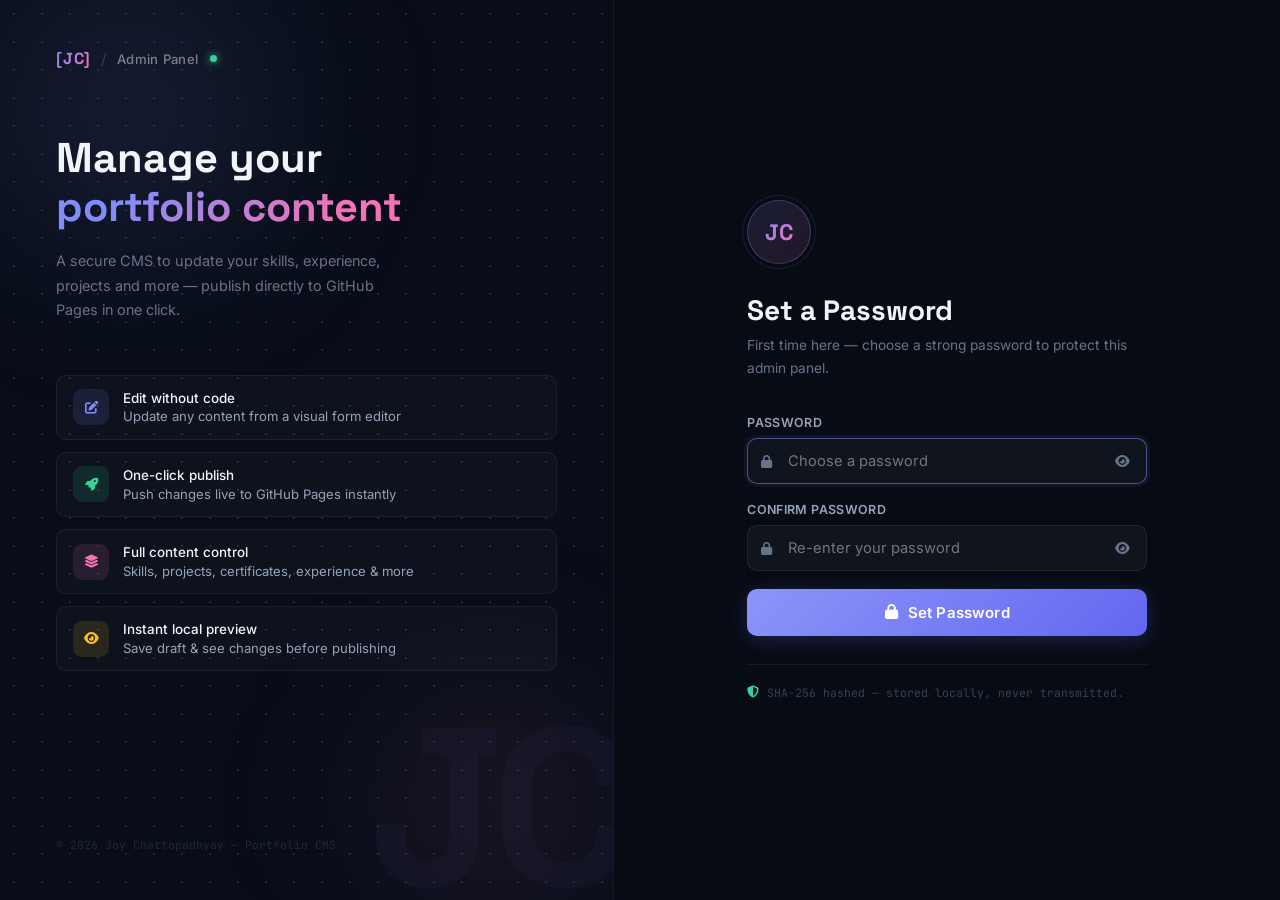
<file: admin/index.html>
﻿<!DOCTYPE html>
<html lang="en">
<head>
  <meta charset="UTF-8">
  <meta name="viewport" content="width=device-width, initial-scale=1.0">
  <title>Admin &ndash; Portfolio CMS</title>
  <link rel="preconnect" href="https://fonts.googleapis.com">
  <link rel="preconnect" href="https://fonts.gstatic.com" crossorigin>
  <link href="https://fonts.googleapis.com/css2?family=Inter:wght@300;400;500;600;700&family=Space+Grotesk:wght@500;600;700&display=swap" rel="stylesheet">
  <link rel="stylesheet" href="https://cdnjs.cloudflare.com/ajax/libs/font-awesome/6.5.0/css/all.min.css">
  <style>
    /* â”€â”€ RESET & ROOT â”€â”€ */
    *, *::before, *::after { box-sizing: border-box; margin: 0; padding: 0; }
    :root {
      --primary: #818cf8; --primary-dark: #6366f1; --secondary: #f472b6;
      --accent: #34d399; --danger: #f87171; --warn: #fbbf24;
      --bg: #030712; --surface: #0f172a; --card: rgba(15,23,42,0.9);
      --border: rgba(255,255,255,0.08); --border-focus: rgba(129,140,248,0.5);
      --text: #f1f5f9; --muted: #64748b; --subtle: #94a3b8;
      --grad: linear-gradient(135deg, #818cf8, #f472b6);
      --sidebar-w: 240px; --header-h: 60px;
    }
    html, body { height: 100%; font-family: 'Inter', sans-serif; background: var(--bg); color: var(--text); }
    a { color: inherit; text-decoration: none; }
    button { cursor: pointer; border: none; background: none; font-family: inherit; }
    input, textarea, select { font-family: inherit; }
    ::-webkit-scrollbar { width: 5px; } ::-webkit-scrollbar-track { background: var(--surface); } ::-webkit-scrollbar-thumb { background: var(--primary-dark); border-radius: 3px; }

    /* â”€â”€ LAYOUT â”€â”€ */
    .app { display: flex; height: 100vh; overflow: hidden; }

    /* â”€â”€ SIDEBAR â”€â”€ */
    .sidebar {
      width: var(--sidebar-w); background: var(--surface); border-right: 1px solid var(--border);
      display: flex; flex-direction: column; flex-shrink: 0; overflow-y: auto;
    }
    .sidebar-brand {
      padding: 20px 20px 16px; border-bottom: 1px solid var(--border);
    }
    .sidebar-brand h1 { font-family: 'Space Grotesk', sans-serif; font-size: 1rem; font-weight: 700; background: var(--grad); -webkit-background-clip: text; -webkit-text-fill-color: transparent; background-clip: text; }
    .sidebar-brand p { font-size: 0.72rem; color: var(--muted); margin-top: 2px; }

    .sidebar-nav { padding: 12px 10px; flex: 1; }
    .nav-section-label { font-size: 0.65rem; text-transform: uppercase; letter-spacing: 0.08em; color: var(--muted); padding: 10px 10px 4px; }
    .nav-item {
      display: flex; align-items: center; gap: 10px; padding: 9px 12px; border-radius: 8px;
      font-size: 0.85rem; color: var(--subtle); cursor: pointer;
      transition: background 0.2s, color 0.2s; margin-bottom: 2px;
    }
    .nav-item i { width: 16px; text-align: center; flex-shrink: 0; }
    .nav-item:hover { background: rgba(255,255,255,0.05); color: var(--text); }
    .nav-item.active { background: rgba(129,140,248,0.12); color: var(--primary); }

    .sidebar-footer { padding: 16px; border-top: 1px solid var(--border); }
    .publish-btn {
      width: 100%; padding: 10px; border-radius: 8px; font-size: 0.85rem; font-weight: 600;
      background: var(--grad); color: #fff; display: flex; align-items: center; justify-content: center; gap: 8px;
      transition: opacity 0.2s, transform 0.2s;
    }
    .publish-btn:hover { opacity: 0.9; transform: translateY(-1px); }
    .publish-btn:disabled { opacity: 0.5; cursor: not-allowed; transform: none; }

    /* â”€â”€ MAIN â”€â”€ */
    .main { flex: 1; display: flex; flex-direction: column; overflow: hidden; }

    .topbar {
      height: var(--header-h); background: var(--surface); border-bottom: 1px solid var(--border);
      display: flex; align-items: center; justify-content: space-between; padding: 0 24px; flex-shrink: 0;
    }
    .topbar-title { font-family: 'Space Grotesk', sans-serif; font-size: 1.05rem; font-weight: 600; }
    .topbar-actions { display: flex; gap: 10px; align-items: center; }
    .tb-btn {
      padding: 7px 16px; border-radius: 8px; font-size: 0.8rem; font-weight: 600;
      display: flex; align-items: center; gap: 6px; transition: all 0.2s;
    }
    .tb-btn-outline { border: 1px solid var(--border); color: var(--subtle); }
    .tb-btn-outline:hover { border-color: var(--primary); color: var(--primary); }
    .tb-btn-primary { background: var(--grad); color: #fff; }
    .tb-btn-primary:hover { opacity: 0.9; }
    .save-indicator { font-size: 0.75rem; color: var(--muted); display: flex; align-items: center; gap: 5px; }
    .save-indicator.saved { color: var(--accent); }
    .save-indicator.unsaved { color: var(--warn); }

    .content { flex: 1; overflow-y: auto; padding: 28px 32px; }

    /* â”€â”€ PANELS â”€â”€ */
    .panel { display: none; }
    .panel.active { display: block; }

    /* â”€â”€ FORMS â”€â”€ */
    .section-title { font-family: 'Space Grotesk', sans-serif; font-size: 1.1rem; font-weight: 600; margin-bottom: 20px; padding-bottom: 12px; border-bottom: 1px solid var(--border); }
    .form-grid { display: grid; grid-template-columns: 1fr 1fr; gap: 16px; margin-bottom: 20px; }
    .form-grid.cols-1 { grid-template-columns: 1fr; }
    .form-grid.cols-3 { grid-template-columns: 1fr 1fr 1fr; }
    .form-group { display: flex; flex-direction: column; gap: 6px; }
    .form-group.full { grid-column: 1/-1; }
    label { font-size: 0.78rem; font-weight: 500; color: var(--subtle); }
    input[type="text"], input[type="email"], input[type="url"], input[type="number"], input[type="date"], input[type="tel"],
    textarea, select {
      background: rgba(255,255,255,0.04); border: 1px solid var(--border); border-radius: 8px;
      padding: 9px 13px; color: var(--text); font-size: 0.875rem;
      transition: border-color 0.2s, box-shadow 0.2s;
    }
    input:focus, textarea:focus, select:focus {
      outline: none; border-color: var(--primary); box-shadow: 0 0 0 3px rgba(129,140,248,0.1);
    }
    textarea { resize: vertical; min-height: 80px; }
    select option { background: var(--surface); }

    /* â”€â”€ CARDS (list items like experience/certs) â”€â”€ */
    .item-list { display: flex; flex-direction: column; gap: 12px; margin-bottom: 20px; }
    .item-card {
      background: rgba(255,255,255,0.03); border: 1px solid var(--border); border-radius: 10px; padding: 16px 20px;
      display: flex; align-items: flex-start; gap: 14px;
    }
    .item-card-icon {
      width: 38px; height: 38px; border-radius: 8px; background: rgba(129,140,248,0.1); color: var(--primary);
      display: flex; align-items: center; justify-content: center; font-size: 1rem; flex-shrink: 0;
    }
    .item-card-body { flex: 1; min-width: 0; }
    .item-card-title { font-weight: 600; font-size: 0.9rem; margin-bottom: 2px; }
    .item-card-sub { font-size: 0.8rem; color: var(--subtle); }
    .item-card-actions { display: flex; gap: 6px; align-items: center; }
    .ic-btn {
      width: 30px; height: 30px; border-radius: 7px; display: flex; align-items: center; justify-content: center;
      font-size: 0.8rem; border: 1px solid var(--border); color: var(--subtle); transition: all 0.2s;
    }
    .ic-btn:hover { border-color: var(--primary); color: var(--primary); }
    .ic-btn.danger:hover { border-color: var(--danger); color: var(--danger); }

    /* ── DRAG & DROP ── */
    .drag-handle {
      display: flex; align-items: center; justify-content: center;
      width: 22px; height: 100%; cursor: grab; color: var(--muted);
      font-size: 0.8rem; flex-shrink: 0; align-self: stretch;
      padding: 0 2px; border-radius: 4px; transition: color 0.15s;
    }
    .drag-handle:hover { color: var(--subtle); }
    .drag-handle:active { cursor: grabbing; }
    .drag-card { transition: opacity 0.15s, box-shadow 0.15s, border-color 0.15s; }
    .drag-card.dragging { opacity: 0.35; box-shadow: none; }
    .drag-card.drag-over { border-color: var(--primary) !important; box-shadow: 0 0 0 2px rgba(129,140,248,0.25); }
    .drag-card.drag-above::before {
      content: ''; display: block; height: 3px; border-radius: 2px;
      background: var(--primary); margin-bottom: 8px;
    }

    /* â”€â”€ MODAL â”€â”€ */
    .modal-overlay {
      position: fixed; inset: 0; background: rgba(0,0,0,0.75); backdrop-filter: blur(6px);
      z-index: 1000; display: flex; align-items: center; justify-content: center; padding: 20px;
      opacity: 0; pointer-events: none; transition: opacity 0.25s;
    }
    .modal-overlay.open { opacity: 1; pointer-events: auto; }
    .modal {
      background: var(--surface); border: 1px solid var(--border); border-radius: 16px;
      width: 100%; max-width: 640px; max-height: 88vh; overflow-y: auto;
      transform: scale(0.95); transition: transform 0.25s;
    }
    .modal-overlay.open .modal { transform: scale(1); }
    .modal-header {
      padding: 20px 24px 16px; border-bottom: 1px solid var(--border);
      display: flex; align-items: center; justify-content: space-between;
    }
    .modal-header h3 { font-family: 'Space Grotesk', sans-serif; font-size: 1rem; font-weight: 600; }
    .modal-close { width: 30px; height: 30px; border-radius: 7px; display: flex; align-items: center; justify-content: center; color: var(--subtle); transition: all 0.2s; }
    .modal-close:hover { background: rgba(248,113,113,0.1); color: var(--danger); }
    .modal-body { padding: 20px 24px; }
    .modal-footer { padding: 16px 24px; border-top: 1px solid var(--border); display: flex; gap: 10px; justify-content: flex-end; }

    /* Skill range slider */
    input[type="range"] { width: 100%; accent-color: var(--primary); }
    .range-val { font-size: 0.8rem; color: var(--primary); font-weight: 600; min-width: 36px; text-align: right; }

    /* â”€â”€ GITHUB SETTINGS â”€â”€ */
    .settings-card { background: rgba(255,255,255,0.03); border: 1px solid var(--border); border-radius: 12px; padding: 20px; margin-bottom: 20px; }
    .settings-card h4 { font-size: 0.9rem; font-weight: 600; margin-bottom: 14px; display: flex; align-items: center; gap: 8px; }
    .settings-card h4 i { color: var(--primary); }
    .token-wrap { position: relative; }
    .token-wrap input { padding-right: 38px; }
    .token-toggle { position: absolute; right: 10px; top: 50%; transform: translateY(-50%); color: var(--subtle); font-size: 0.85rem; cursor: pointer; }
    .status-badge {
      display: inline-flex; align-items: center; gap: 6px; padding: 4px 12px; border-radius: 99px; font-size: 0.75rem; font-weight: 600;
    }
    .status-badge.connected { background: rgba(52,211,153,0.1); color: var(--accent); border: 1px solid rgba(52,211,153,0.3); }
    .status-badge.disconnected { background: rgba(248,113,113,0.1); color: var(--danger); border: 1px solid rgba(248,113,113,0.3); }

    /* â”€â”€ CERT UPLOAD â”€â”€ */
    .upload-zone {
      border: 2px dashed var(--border); border-radius: 10px; padding: 32px 20px; text-align: center;
      cursor: pointer; transition: border-color 0.2s, background 0.2s; position: relative;
    }
    .upload-zone:hover, .upload-zone.drag { border-color: var(--primary); background: rgba(129,140,248,0.04); }
    .upload-zone input { position: absolute; inset: 0; opacity: 0; cursor: pointer; }
    .upload-zone i { font-size: 2.5rem; color: var(--muted); margin-bottom: 10px; display: block; }
    .upload-zone p { font-size: 0.85rem; color: var(--subtle); }
    .upload-zone span { font-size: 0.75rem; color: var(--muted); display: block; margin-top: 4px; }
    .upload-preview { margin-top: 12px; }
    .upload-preview img { max-height: 160px; border-radius: 8px; border: 1px solid var(--border); object-fit: contain; }

    /* â”€â”€ TOAST â”€â”€ */
    #cms-toast {
      position: fixed; bottom: 20px; right: 20px; z-index: 9999;
      display: flex; flex-direction: column; gap: 8px;
    }
    .toast {
      display: flex; align-items: center; gap: 10px; padding: 12px 18px;
      background: var(--surface); border: 1px solid var(--border); border-radius: 10px;
      font-size: 0.85rem; box-shadow: 0 8px 24px rgba(0,0,0,0.4);
      animation: toastIn 0.35s ease; min-width: 260px;
    }
    @keyframes toastIn { from { opacity:0; transform:translateX(20px); } }
    .toast.success { border-color: rgba(52,211,153,0.35); }
    .toast.success i { color: var(--accent); }
    .toast.error { border-color: rgba(248,113,113,0.35); }
    .toast.error i { color: var(--danger); }
    .toast.info i { color: var(--primary); }

    /* â”€â”€ LOADING SPINNER â”€â”€ */
    .spinner { display: inline-block; width: 16px; height: 16px; border: 2px solid rgba(255,255,255,0.2); border-top-color: #fff; border-radius: 50%; animation: spin 0.7s linear infinite; }
    @keyframes spin { to { transform: rotate(360deg); } }

    /* â”€â”€ RESPONSIVE â”€â”€ */
        /* Hamburger toggle button */
    .mob-menu-btn {
      display: none;
      align-items: center; justify-content: center;
      width: 36px; height: 36px;
      border-radius: 8px;
      border: 1px solid var(--border);
      background: rgba(255,255,255,0.04);
      color: var(--subtle);
      cursor: pointer;
      flex-shrink: 0;
      margin-right: 8px;
      transition: border-color 0.2s, color 0.2s;
    }
    .mob-menu-btn:hover { border-color: var(--primary); color: var(--primary); }

    /* Sidebar backdrop overlay */
    .sidebar-backdrop {
      display: none;
      position: fixed; inset: 0;
      background: rgba(0,0,0,0.55);
      backdrop-filter: blur(3px);
      z-index: 200;
    }
    .sidebar-backdrop.open { display: block; }

    @media (max-width: 768px) {
      .mob-menu-btn { display: flex; }
      .sidebar {
        position: fixed; top: 0; bottom: 0; left: 0;
        z-index: 300;
        transform: translateX(-100%);
        transition: transform 0.28s cubic-bezier(0.4,0,0.2,1);
        width: 270px;
        box-shadow: 4px 0 32px rgba(0,0,0,0.45);
      }
      .sidebar.open { transform: translateX(0); }
      .topbar { padding: 0 14px; gap: 8px; flex-wrap: nowrap; }
      .topbar-title { font-size: 0.92rem; flex: 1; min-width: 0; overflow: hidden; text-overflow: ellipsis; white-space: nowrap; }
      .save-indicator span { display: none; }
      .save-indicator { gap: 0; }
      .tb-btn { padding: 7px 10px; }
      .content { padding: 18px 16px; }
      .form-grid, .form-grid.cols-3, .form-grid.cols-2 { grid-template-columns: 1fr; }
      .item-card { flex-wrap: wrap; gap: 10px; }
      .item-card-actions { margin-left: auto; }
    }

    @media (max-width: 480px) {
      .topbar-actions { gap: 6px; }
      .tb-btn-outline { display: none; }
      .content { padding: 14px 12px; }
    }

    /* -- MAINTENANCE TOGGLE -- */
    .maint-toggle-btn {
      display: flex; align-items: center; gap: 10px;
      width: 100%; padding: 9px 12px; border-radius: 8px;
      font-size: 0.83rem; font-weight: 500; text-align: left;
      cursor: pointer; border: 1px solid transparent;
      background: rgba(255,255,255,0.04); color: var(--text);
      transition: all 0.2s; margin-top: 2px;
    }
    .maint-toggle-btn:hover { background: rgba(255,255,255,0.08); }
    .maint-toggle-btn.active { background: rgba(239,68,68,0.1); border-color: rgba(239,68,68,0.3); color: #f87171; }
    .maint-badge {
      margin-left: auto; font-size: 0.63rem; font-weight: 700;
      letter-spacing: 0.07em; padding: 2px 8px; border-radius: 99px;
    }
    .maint-badge.off { background: rgba(52,211,153,0.12); color: #34d399; border: 1px solid rgba(52,211,153,0.25); }
    .maint-badge.on  { background: rgba(239,68,68,0.12);  color: #f87171;  border: 1px solid rgba(239,68,68,0.3); }

    /* -- MAINTENANCE TOGGLE -- */
    .maint-toggle-btn { display:flex;align-items:center;gap:10px;width:100%;padding:9px 12px;border-radius:8px;font-size:0.83rem;font-weight:500;text-align:left;cursor:pointer;border:1px solid transparent;background:rgba(255,255,255,0.04);color:var(--text);transition:all 0.2s;margin-top:2px; }
    .maint-toggle-btn:hover { background:rgba(255,255,255,0.08); }
    .maint-toggle-btn.active { background:rgba(239,68,68,0.1);border-color:rgba(239,68,68,0.3);color:#f87171; }
    .maint-badge { margin-left:auto;font-size:0.63rem;font-weight:700;letter-spacing:0.07em;padding:2px 8px;border-radius:99px; }
    .maint-badge.off { background:rgba(52,211,153,0.12);color:#34d399;border:1px solid rgba(52,211,153,0.25); }
    .maint-badge.on  { background:rgba(239,68,68,0.12);color:#f87171;border:1px solid rgba(239,68,68,0.3); }
  </style>
</head>
<body>
<div class="app">

  <!-- â•â•â•â•â•â•â•â•â•â•â•â•â•â•â•â• SIDEBAR â•â•â•â•â•â•â•â•â•â•â•â•â•â•â•â• -->
  <aside class="sidebar">
    <div class="sidebar-brand">
      <h1>Portfolio CMS</h1>
      <p>Content Management Portal</p>
    </div>
    <nav class="sidebar-nav">
      <div class="nav-section-label">Content</div>
      <div class="nav-item active" data-panel="personal"><i class="fas fa-user"></i> Personal Info</div>
      <div class="nav-item" data-panel="skills"><i class="fas fa-code"></i> Skills</div>
      <div class="nav-item" data-panel="experience"><i class="fas fa-briefcase"></i> Experience</div>
      <div class="nav-item" data-panel="education"><i class="fas fa-graduation-cap"></i> Education</div>
      <div class="nav-item" data-panel="projects"><i class="fas fa-project-diagram"></i> Projects</div>
      <div class="nav-item" data-panel="certificates"><i class="fas fa-certificate"></i> Certificates</div>
      <div class="nav-item" data-panel="contact"><i class="fas fa-envelope"></i> Contact</div>
      <div class="nav-section-label">Site Status</div>
      <button class="maint-toggle-btn" id="maint-toggle-btn" onclick="toggleMaintenance()">
        <i class="fas fa-tools"></i> Maintenance Mode
        <span class="maint-badge off" id="maint-badge">OFF</span>
      </button>
      <div class="nav-section-label">Deploy</div>
      <div class="nav-item" data-panel="seo"><i class="fas fa-search"></i> SEO &amp; Site</div>
      <div class="nav-item" data-panel="github"><i class="fab fa-github"></i> GitHub Settings</div>
    </nav>
    <div class="sidebar-footer">
      <div style="font-size:0.72rem;color:var(--muted);margin-bottom:8px;display:flex;align-items:center;justify-content:space-between;">
        <span>Auto-save: <span id="autosave-status">On</span></span>
        <span id="last-saved-time">&ndash;</span>
      </div>
      <button class="publish-btn" id="publish-btn" disabled>
        <i class="fas fa-rocket"></i> Publish to GitHub
      </button>
      <div style="display:flex;gap:8px;margin-top:8px;">
        <button onclick="lockAdmin()" title="Lock admin panel" style="flex:1;padding:7px;border-radius:6px;font-size:0.75rem;font-weight:500;background:rgba(255,255,255,0.05);border:1px solid rgba(255,255,255,0.08);color:#64748b;cursor:pointer;transition:all 0.2s;" onmouseover="this.style.color='#f1f5f9'" onmouseout="this.style.color='#64748b'">
          <i class="fas fa-lock"></i> Lock
        </button>
        <button onclick="changeAdminPassword()" title="Reset password" style="flex:1;padding:7px;border-radius:6px;font-size:0.75rem;font-weight:500;background:rgba(255,255,255,0.05);border:1px solid rgba(255,255,255,0.08);color:#64748b;cursor:pointer;transition:all 0.2s;" onmouseover="this.style.color='#f1f5f9'" onmouseout="this.style.color='#64748b'">
          <i class="fas fa-key"></i> Change PW
        </button>
      </div>
    </div>
  </aside>

  <!-- â•â•â•â•â•â•â•â•â•â•â•â•â•â•â•â• MAIN â•â•â•â•â•â•â•â•â•â•â•â•â•â•â•â• -->
  <div class="main">
    <!-- Topbar -->
    <header class="topbar">
      <button class="mob-menu-btn" id="mob-menu-btn" aria-label="Toggle menu"><i class="fas fa-bars"></i></button>
      <div class="topbar-title" id="topbar-title">Personal Info</div>
      <div class="topbar-actions">
        <div class="save-indicator unsaved" id="save-indicator">
          <i class="fas fa-circle" style="font-size:0.5rem;"></i> <span>Unsaved changes</span>
        </div>
        <a href="#" class="tb-btn tb-btn-outline" onclick="previewSite(event)">
          <i class="fas fa-eye"></i> Preview
        </a>
        <button class="tb-btn tb-btn-primary" id="save-local-btn">
          <i class="fas fa-floppy-disk"></i> Save Draft
        </button>
      </div>
    </header>

    <!-- Content panels -->
    <div class="content">

      <!-- â”€â”€ PERSONAL â”€â”€ -->
      <div class="panel active" id="panel-personal">
        <div class="section-title"><i class="fas fa-user" style="color:var(--primary);margin-right:8px;"></i>Personal Information</div>
        <div class="form-grid">
          <div class="form-group"><label>Full Name</label><input type="text" id="p-name" placeholder="Joy Chattopadhyay"></div>
          <div class="form-group"><label>Job Title</label><input type="text" id="p-title" placeholder="Cloud Engineer"></div>
          <div class="form-group full"><label>Role Typewriter (comma-separated)</label><input type="text" id="p-roles" placeholder="Cloud Engineer, DevOps Engineer, Cloud Architect"></div>
          <div class="form-group"><label>Date of Birth</label><input type="date" id="p-birth-date"></div>
          <div class="form-group"><label>Email</label><input type="email" id="p-email" placeholder="you@email.com"></div>
          <div class="form-group"><label>Phone (optional)</label><input type="tel" id="p-phone" placeholder="+91 98765 43210"></div>
          <div class="form-group"><label>Address</label><input type="text" id="p-address" placeholder="City, State, Country"></div>
          <div class="form-group"><label>Languages (comma-separated)</label><input type="text" id="p-languages" placeholder="English, Hindi, Bengali"></div>
          <div class="form-group"><label>GitHub URL</label><input type="url" id="p-github" placeholder="https://github.com/"></div>
          <div class="form-group"><label>LinkedIn URL</label><input type="url" id="p-linkedin" placeholder="https://linkedin.com/in/"></div>
          <div class="form-group full"><label>CV / Resume URL</label><input type="url" id="p-cv-url" placeholder="https://rxresu.me/..."></div>
          <div class="form-group full"><label>Exp Summary <span style="font-size:0.75rem;color:var(--muted);font-weight:400;">— shown in EXP row on homepage (e.g. "4+ Years in Cloud &amp; DevOps")</span></label><input type="text" id="p-exp-summary" placeholder="4+ Years in Cloud &amp; DevOps"></div>
          <div class="form-group full"><label>Availability Status <span style="font-size:0.75rem;color:var(--muted);font-weight:400;">— shown in STATUS row on homepage</span></label><input type="text" id="p-availability" placeholder="Open to opportunities"></div>
          <div class="form-group full"><label>Bio <span style="font-size:0.75rem;color:var(--muted);font-weight:400;">— full description shown in About section</span></label><textarea id="p-bio" rows="4" placeholder="A brief professional summary..." style="resize:vertical;"></textarea></div>
          <div class="form-group full"><label>Short Bio <span style="font-size:0.75rem;color:var(--muted);font-weight:400;">— one-liner shown in the Hero section (leave blank to auto-use first sentence of Bio)</span></label><textarea id="p-short-bio" rows="2" placeholder="e.g. AIOps-focused engineer with 4+ years in Cloud &amp; DevOps." style="resize:vertical;"></textarea></div>
        </div>

        <div class="section-title" style="margin-top:24px;"><i class="fas fa-image" style="color:var(--primary);margin-right:8px;"></i>Profile Picture</div>
        <div style="display:flex;align-items:flex-start;gap:20px;margin-bottom:24px;">
          <div id="profile-current-preview" style="width:110px;height:130px;border-radius:10px;border:1px solid var(--border);overflow:hidden;flex-shrink:0;background:rgba(255,255,255,0.04);display:flex;align-items:center;justify-content:center;">
            <i class="fas fa-user" style="font-size:2.5rem;color:var(--muted);"></i>
          </div>
          <div style="flex:1;">
            <div class="upload-zone" id="profile-upload-zone">
              <input type="file" id="profile-img-input" accept="image/*">
              <i class="fas fa-cloud-upload-alt"></i>
              <p>Click or drag &amp; drop to upload your profile photo</p>
              <span>PNG, JPG, WebP &mdash; max 5 MB &middot; saved as <code style="background:rgba(255,255,255,0.06);padding:1px 6px;border-radius:4px;">images/profile.jpg</code></span>
            </div>
            <button type="button" id="profile-delete-btn" onclick="deleteProfileImage()" style="margin-top:10px;display:none;padding:7px 16px;border-radius:8px;border:1px solid #ef4444;background:rgba(239,68,68,0.08);color:#ef4444;font-size:0.82rem;cursor:pointer;display:none;align-items:center;gap:6px;"><i class="fas fa-trash-alt"></i> Remove Photo</button>
          </div>
        </div>

        <div class="section-title" style="margin-top:24px;"><i class="fas fa-address-card" style="color:var(--primary);margin-right:8px;"></i>About Section Picture <span style="font-size:0.78rem;font-weight:400;color:var(--muted);">— large image shown in the About section (leave blank to reuse Profile Picture)</span></div>
        <div style="display:flex;align-items:flex-start;gap:20px;margin-bottom:24px;">
          <div id="about-current-preview" style="width:110px;height:130px;border-radius:10px;border:1px solid var(--border);overflow:hidden;flex-shrink:0;background:rgba(255,255,255,0.04);display:flex;align-items:center;justify-content:center;">
            <i class="fas fa-address-card" style="font-size:2.5rem;color:var(--muted);"></i>
          </div>
          <div style="flex:1;">
            <div class="upload-zone" id="about-upload-zone">
              <input type="file" id="about-img-input" accept="image/*">
              <i class="fas fa-cloud-upload-alt"></i>
              <p>Click or drag &amp; drop to upload your about section photo</p>
              <span>PNG, JPG, WebP &mdash; max 5 MB &middot; saved as <code style="background:rgba(255,255,255,0.06);padding:1px 6px;border-radius:4px;">images/about.jpg</code></span>
            </div>
            <button type="button" id="about-delete-btn" onclick="deleteAboutImage()" style="margin-top:10px;display:none;padding:7px 16px;border-radius:8px;border:1px solid #ef4444;background:rgba(239,68,68,0.08);color:#ef4444;font-size:0.82rem;cursor:pointer;align-items:center;gap:6px;"><i class="fas fa-trash-alt"></i> Remove Photo</button>
          </div>
        </div>

        <div class="section-title" style="margin-top:24px;"><i class="fas fa-chart-bar" style="color:var(--primary);margin-right:8px;"></i>Stats Bar</div>
        <div id="stats-list" class="item-list"></div>
        <button class="tb-btn tb-btn-outline" id="add-stat-btn" style="font-size:0.8rem;padding:8px 16px;">
          <i class="fas fa-plus"></i> Add Stat
        </button>
      </div>

      <!-- â”€â”€ SKILLS â”€â”€ -->
      <div class="panel" id="panel-skills">
        <div class="section-title"><i class="fas fa-code" style="color:var(--primary);margin-right:8px;"></i>Skills</div>
        <div id="skills-list"></div>
        <button class="tb-btn tb-btn-outline" id="add-skill-cat-btn" style="font-size:0.8rem;padding:8px 16px;margin-bottom:16px;">
          <i class="fas fa-plus"></i> Add Category
        </button>
      </div>

      <!-- â”€â”€ EXPERIENCE â”€â”€ -->
      <div class="panel" id="panel-experience">
        <div class="section-title"><i class="fas fa-briefcase" style="color:var(--primary);margin-right:8px;"></i>Work Experience</div>
        <div class="form-group full" style="margin-bottom:20px;">
          <label>Section Subtitle <span style="font-size:0.75rem;color:var(--muted);font-weight:400;">— shown below the "Work Experience" heading on homepage</span></label>
          <input type="text" id="exp-subtitle-input" placeholder="Building scalable cloud solutions across enterprise environments for 4+ years.">
        </div>
        <div id="exp-list" class="item-list"></div>
        <button class="tb-btn tb-btn-outline" id="add-exp-btn" style="font-size:0.8rem;padding:8px 16px;">
          <i class="fas fa-plus"></i> Add Experience
        </button>
      </div>

      <!-- â”€â”€ EDUCATION â”€â”€ -->
      <div class="panel" id="panel-education">
        <div class="section-title"><i class="fas fa-graduation-cap" style="color:var(--primary);margin-right:8px;"></i>Education</div>
        <div id="edu-list" class="item-list"></div>
        <button class="tb-btn tb-btn-outline" id="add-edu-btn" style="font-size:0.8rem;padding:8px 16px;">
          <i class="fas fa-plus"></i> Add Education
        </button>
      </div>

      <!-- â”€â”€ PROJECTS â”€â”€ -->
      <div class="panel" id="panel-projects">
        <div class="section-title"><i class="fas fa-project-diagram" style="color:var(--primary);margin-right:8px;"></i>Projects</div>
        <div id="proj-list" class="item-list"></div>
        <button class="tb-btn tb-btn-outline" id="add-proj-btn" style="font-size:0.8rem;padding:8px 16px;">
          <i class="fas fa-plus"></i> Add Project
        </button>
      </div>

      <!-- â”€â”€ CERTIFICATES â”€â”€ -->
      <div class="panel" id="panel-certificates">
        <div class="section-title"><i class="fas fa-certificate" style="color:var(--primary);margin-right:8px;"></i>Certificates</div>
        <p style="font-size:0.85rem;color:var(--subtle);margin-bottom:20px;">Upload certificate images and fill in the details. Images will be committed to your GitHub repository.</p>
        <div id="cert-list" class="item-list"></div>
        <button class="tb-btn tb-btn-primary" id="add-cert-btn" style="font-size:0.8rem;padding:8px 18px;">
          <i class="fas fa-plus"></i> Add Certificate
        </button>
      </div>

      <!-- â”€â”€ CONTACT â”€â”€ -->
      <div class="panel" id="panel-contact">
        <div class="section-title"><i class="fas fa-envelope" style="color:var(--primary);margin-right:8px;"></i>Contact Info</div>
        <div class="form-grid">
          <div class="form-group full"><label>Availability Message</label><input type="text" id="c-availability" placeholder="Open to exciting opportunities"></div>
          <div class="form-group"><label>Email</label><input type="email" id="c-email" placeholder="you@email.com"></div>
          <div class="form-group"><label>Phone (optional)</label><input type="tel" id="c-phone" placeholder="+91 98765 43210"></div>
          <div class="form-group full"><label>Address</label><input type="text" id="c-address" placeholder="City, State, Country"></div>
        </div>
      </div>
      <!-- -- SEO & SITE SETTINGS -- -->
      <div class="panel" id="panel-seo">
        <div class="section-title"><i class="fas fa-search" style="color:var(--primary);margin-right:8px;"></i>SEO &amp; Site Settings</div>
        <p style="font-size:0.85rem;color:var(--subtle);margin-bottom:20px;line-height:1.65;">
          Control how your portfolio appears in search engines. These values are applied to the live site&rsquo;s <code style="background:rgba(255,255,255,0.06);padding:1px 6px;border-radius:4px;">&lt;title&gt;</code>, meta description, keywords, and canonical URL.
        </p>
        <div class="form-grid cols-2">
          <div class="form-group"><label>Site Title</label><input type="text" id="seo-title" placeholder="Joy Chattopadhyay &mdash; Cloud Engineer"></div>
          <div class="form-group"><label>Site URL</label><input type="url" id="seo-url" placeholder="https://username.github.io/repo/"></div>
          <div class="form-group full"><label>Meta Description</label><textarea id="seo-desc" rows="3" placeholder="Brief description shown in Google search results..."></textarea></div>
          <div class="form-group full"><label>Keywords <span style="font-weight:400;color:var(--subtle)">(comma-separated)</span></label><input type="text" id="seo-keywords" placeholder="cloud engineer, devops, aws, kubernetes, terraform"></div>
        </div>
      </div>


      <!-- â”€â”€ GITHUB SETTINGS â”€â”€ -->
      <div class="panel" id="panel-github">
        <div class="section-title"><i class="fab fa-github" style="color:var(--primary);margin-right:8px;"></i>GitHub Auto-Deploy Settings</div>
        <p style="font-size:0.85rem;color:var(--subtle);margin-bottom:20px;line-height:1.65;">
          Connect to your GitHub repository. When you click <strong>Publish to GitHub</strong>, the admin portal will
          commit your updated <code style="background:rgba(255,255,255,0.06);padding:1px 6px;border-radius:4px;">content/data.json</code>
          directly to the repo, and GitHub Pages will automatically rebuild the live site within ~60 seconds.
        </p>

        <div class="settings-card">
          <h4><i class="fas fa-key"></i> Personal Access Token</h4>
          <p style="font-size:0.8rem;color:var(--subtle);margin-bottom:12px;">
            Create a token at GitHub â†’ Settings â†’ Developer settings â†’ Personal access tokens â†’ Fine-grained tokens.
            Grant <strong>Contents: Read & Write</strong> permission on your repository.
          </p>
          <div class="form-group token-wrap" style="margin-bottom:12px;">
            <label>GitHub PAT (stored in sessionStorage only)</label>
            <input type="password" id="gh-token" placeholder="github_pat_…">
            <span class="token-toggle" id="token-toggle"><i class="fas fa-eye"></i></span>
          </div>
          <button class="tb-btn tb-btn-primary" id="test-token-btn" style="font-size:0.8rem;">
            <i class="fas fa-plug"></i> Test Connection
          </button>
          <span id="gh-status" class="status-badge disconnected" style="margin-left:10px;">
            <i class="fas fa-circle" style="font-size:0.5rem;"></i> Not Connected
          </span>
        </div>

        <div class="settings-card">
          <h4><i class="fas fa-code-branch"></i> Repository Settings</h4>
          <div class="form-grid cols-3">
            <div class="form-group"><label>GitHub Username / Owner</label><input type="text" id="gh-owner" placeholder="j-chatterjee"></div>
            <div class="form-group"><label>Repository Name</label><input type="text" id="gh-repo" placeholder="resume"></div>
            <div class="form-group"><label>Branch</label><input type="text" id="gh-branch" placeholder="main" value="main"></div>
          </div>
        </div>

        <div class="settings-card">
          <h4><i class="fas fa-info-circle"></i> How It Works</h4>
          <ol style="font-size:0.82rem;color:var(--subtle);line-height:2;padding-left:18px;">
            <li>Edit your portfolio content in any panel on the left.</li>
            <li>Click <strong>Save Draft</strong> to store changes locally in your browser.</li>
            <li>Configure your GitHub token and repo settings above.</li>
            <li>Click <strong>Publish to GitHub</strong> (sidebar) to commit changes directly to your repo.</li>
            <li>GitHub Pages rebuilds automatically &ndash; your live site updates within ~60 seconds.</li>
          </ol>
        </div>
      </div>

    </div><!-- /content -->
  </div><!-- /main -->
<div class="sidebar-backdrop" id="sidebar-backdrop"></div>
</div><!-- /app -->

<!-- â•â•â•â•â•â•â•â•â•â•â•â•â•â•â•â• MODALS â•â•â•â•â•â•â•â•â•â•â•â•â•â•â•â• -->

<!-- Stat Modal -->
<div class="modal-overlay" id="stat-modal">
  <div class="modal" style="max-width:440px;">
    <div class="modal-header">
      <h3 id="stat-modal-title">Add Stat</h3>
      <button class="modal-close" data-close="stat-modal"><i class="fas fa-times"></i></button>
    </div>
    <div class="modal-body">
      <div class="form-grid">
        <div class="form-group">
          <label>Label</label>
          <input type="text" id="sm-label" placeholder="Years Experience" oninput="onStatLabelInput()">
        </div>
        <div class="form-group">
          <label>Value</label>
          <input type="text" id="sm-value" placeholder="4+">
        </div>
        <div class="form-group full">
          <label>Icon <span style="font-size:0.75rem;color:var(--muted);font-weight:400;">— auto-suggested from label, or type any Font Awesome class</span></label>
          <div style="display:flex;gap:10px;align-items:center;">
            <input type="text" id="sm-icon" placeholder="fas fa-briefcase" oninput="onStatIconInput()" style="flex:1;">
            <div id="sm-icon-preview" style="width:44px;height:44px;border-radius:10px;background:rgba(99,102,241,0.15);display:flex;align-items:center;justify-content:center;border:1px solid var(--border);flex-shrink:0;">
              <i id="sm-icon-preview-i" class="fas fa-star" style="font-size:1.3rem;color:var(--primary);"></i>
            </div>
          </div>
        </div>
      </div>
    </div>
    <div class="modal-footer">
      <button class="tb-btn tb-btn-outline" onclick="closeModal('stat-modal')">Cancel</button>
      <button class="tb-btn tb-btn-primary" onclick="saveStat()"><i class="fas fa-save"></i> Save Stat</button>
    </div>
  </div>
</div>

<!-- Experience Modal -->
<div class="modal-overlay" id="exp-modal">
  <div class="modal">
    <div class="modal-header">
      <h3 id="exp-modal-title">Add Experience</h3>
      <button class="modal-close" data-close="exp-modal"><i class="fas fa-times"></i></button>
    </div>
    <div class="modal-body">
      <div class="form-grid">
        <div class="form-group"><label>Job Title / Role</label><input type="text" id="em-role" placeholder="Cloud Engineer"></div>
        <div class="form-group"><label>Company</label><input type="text" id="em-company" placeholder="Company Name"></div>
        <div class="form-group"><label>Employment Type</label>
          <select id="em-type"><option>Full-time</option><option>Part-time</option><option>Contract</option><option>Internship</option><option>Trainee</option></select>
        </div>
        <div class="form-group" style="display:flex;flex-direction:column;gap:6px;">
          <label>Currently working here</label>
          <label style="display:flex;align-items:center;gap:8px;font-size:0.875rem;color:var(--text);cursor:pointer;">
            <input type="checkbox" id="em-current"> Yes, this is my current role
          </label>
        </div>
        <div class="form-group"><label>Start Date</label><input type="text" id="em-start" placeholder="Apr 2022"></div>
        <div class="form-group"><label>End Date</label><input type="text" id="em-end" placeholder="Mar 2023 (or 'Present')"></div>
        <div class="form-group full"><label>Description</label><textarea id="em-desc" rows="3" placeholder="Brief role description…"></textarea></div>
        <div class="form-group full"><label>Responsibilities (one per line)</label><textarea id="em-resp" rows="6" placeholder="Managed cloud infrastructure&#10;Designed CI/CD pipelines…"></textarea></div>
        <div class="form-group full"><label>Technologies (comma-separated)</label><input type="text" id="em-tech" placeholder="AWS, Kubernetes, Terraform"></div>
      </div>
    </div>
    <div class="modal-footer">
      <button class="tb-btn tb-btn-outline" data-close="exp-modal">Cancel</button>
      <button class="tb-btn tb-btn-primary" id="save-exp-btn"><i class="fas fa-check"></i> Save</button>
    </div>
  </div>
</div>

<!-- Education Modal -->
<div class="modal-overlay" id="edu-modal">
  <div class="modal">
    <div class="modal-header">
      <h3 id="edu-modal-title">Add Education</h3>
      <button class="modal-close" data-close="edu-modal"><i class="fas fa-times"></i></button>
    </div>
    <div class="modal-body">
      <div class="form-grid">
        <div class="form-group full"><label>Institution</label><input type="text" id="edm-inst" placeholder="University / College Name"></div>
        <div class="form-group"><label>Degree</label><input type="text" id="edm-degree" placeholder="B.Tech / Diploma"></div>
        <div class="form-group"><label>Field of Study</label><input type="text" id="edm-field" placeholder="Computer Science"></div>
        <div class="form-group"><label>Start Year</label><input type="text" id="edm-start" placeholder="2016"></div>
        <div class="form-group"><label>End Year</label><input type="text" id="edm-end" placeholder="2019"></div>
        <div class="form-group"><label>Grade / GPA</label><input type="text" id="edm-grade" placeholder="DGPA: 7.42"></div>
      </div>
    </div>
    <div class="modal-footer">
      <button class="tb-btn tb-btn-outline" data-close="edu-modal">Cancel</button>
      <button class="tb-btn tb-btn-primary" id="save-edu-btn"><i class="fas fa-check"></i> Save</button>
    </div>
  </div>
</div>

<!-- Project Modal -->
<div class="modal-overlay" id="proj-modal">
  <div class="modal">
    <div class="modal-header">
      <h3 id="proj-modal-title">Add Project</h3>
      <button class="modal-close" data-close="proj-modal"><i class="fas fa-times"></i></button>
    </div>
    <div class="modal-body">
      <div class="form-grid">
        <div class="form-group"><label>Project Title</label><input type="text" id="pm-title" placeholder="My Awesome Project"></div>
        <div class="form-group"><label>Category</label><input type="text" id="pm-cat" placeholder="DevOps / Cloud / Web"></div>
        <div class="form-group full"><label>Short Description</label><textarea id="pm-desc" rows="2" placeholder="Brief project description…"></textarea></div>
        <div class="form-group full"><label>Detailed Description</label><textarea id="pm-details" rows="3" placeholder="More details about the project…"></textarea></div>
        <div class="form-group full"><label>Key Highlights (one per line)</label><textarea id="pm-highlights" rows="4" placeholder="Zero downtime deployment&#10;Automated CI/CD pipeline…"></textarea></div>
        <div class="form-group full"><label>Technologies (comma-separated)</label><input type="text" id="pm-tech" placeholder="AWS, Docker, Kubernetes"></div>
        <div class="form-group"><label>GitHub URL (optional)</label><input type="url" id="pm-github" placeholder="https://github.com/…"></div>
        <div class="form-group"><label>Live Demo URL (optional)</label><input type="url" id="pm-demo" placeholder="https://…"></div>
      </div>
    </div>
    <div class="modal-footer">
      <button class="tb-btn tb-btn-outline" data-close="proj-modal">Cancel</button>
      <button class="tb-btn tb-btn-primary" id="save-proj-btn"><i class="fas fa-check"></i> Save</button>
    </div>
  </div>
</div>

<!-- Certificate Modal -->
<div class="modal-overlay" id="cert-modal">
  <div class="modal">
    <div class="modal-header">
      <h3 id="cert-modal-title">Add Certificate</h3>
      <button class="modal-close" data-close="cert-modal"><i class="fas fa-times"></i></button>
    </div>
    <div class="modal-body">
      <div class="form-grid">
        <div class="form-group"><label>Certificate Title</label><input type="text" id="cm-title" placeholder="AWS Solutions Architect"></div>
        <div class="form-group"><label>Issuing Organization</label><input type="text" id="cm-issuer" placeholder="Amazon Web Services"></div>
        <div class="form-group"><label>Issue Date</label><input type="text" id="cm-date" placeholder="Jan 2024"></div>
        <div class="form-group"><label>Category <span style="font-size:0.75rem;color:var(--muted);font-weight:400;">— used for tab grouping on site</span></label><input type="text" id="cm-category" placeholder="e.g. Cloud &amp; IaC, DevOps, Awards"></div>
        <div class="form-group"><label>Credential ID (optional)</label><input type="text" id="cm-cid" placeholder="ABC123XYZ"></div>
        <div class="form-group full"><label>Credential URL (optional)</label><input type="url" id="cm-url" placeholder="https://verify.…"></div>
        <div class="form-group full"><label>Description (optional)</label><textarea id="cm-desc" rows="2" placeholder="Brief description…"></textarea></div>
        <div class="form-group full">
          <label>Certificate Image</label>
          <div class="upload-zone" id="cert-upload-zone">
            <input type="file" id="cert-img-input" accept="image/*">
            <i class="fas fa-cloud-upload-alt"></i>
            <p>Click or drag & drop to upload certificate image</p>
            <span>PNG, JPG, WebP up to 5MB</span>
          </div>
          <div class="upload-preview" id="cert-upload-preview" style="display:none;"></div>
        </div>
      </div>
    </div>
    <div class="modal-footer">
      <button class="tb-btn tb-btn-outline" data-close="cert-modal">Cancel</button>
      <button class="tb-btn tb-btn-primary" id="save-cert-btn"><i class="fas fa-check"></i> Save</button>
    </div>
  </div>
</div>

<!-- Skill Category Modal -->
<div class="modal-overlay" id="skillcat-modal">
  <div class="modal" style="max-width:480px;">
    <div class="modal-header">
      <h3>Add Skill Category</h3>
      <button class="modal-close" data-close="skillcat-modal"><i class="fas fa-times"></i></button>
    </div>
    <div class="modal-body">
      <div class="form-grid cols-1">
        <div class="form-group"><label>Category Name</label><input type="text" id="sc-name" placeholder="Cloud Services"></div>
        <div class="form-group"><label>Font Awesome Icon Class</label><input type="text" id="sc-icon" placeholder="fas fa-cloud"></div>
      </div>
    </div>
    <div class="modal-footer">
      <button class="tb-btn tb-btn-outline" data-close="skillcat-modal">Cancel</button>
      <button class="tb-btn tb-btn-primary" id="save-skillcat-btn"><i class="fas fa-check"></i> Add Category</button>
    </div>
  </div>
</div>

<!-- Skill Item Modal -->
<div class="modal-overlay" id="skill-modal">
  <div class="modal" style="max-width:420px;">
    <div class="modal-header">
      <h3 id="skill-modal-title">Add Skill</h3>
      <button class="modal-close" data-close="skill-modal"><i class="fas fa-times"></i></button>
    </div>
    <div class="modal-body">
      <div class="form-grid cols-1">
        <div class="form-group"><label>Skill Name</label><input type="text" id="sk-name" placeholder="Kubernetes"></div>
        <div class="form-group">
          <label>Proficiency Level: <span class="range-val" id="sk-val-display">Proficient</span></label>
          <input type="range" id="sk-level" min="10" max="100" step="5" value="70">
        </div>
      </div>
    </div>
    <div class="modal-footer">
      <button class="tb-btn tb-btn-outline" data-close="skill-modal">Cancel</button>
      <button class="tb-btn tb-btn-primary" id="save-skill-btn"><i class="fas fa-check"></i> Save Skill</button>
    </div>
  </div>
</div>

<div id="cms-toast"></div>

<script>
// ── MOBILE SIDEBAR TOGGLE ─────────────────────────────────────
(function () {
  var btn      = document.getElementById('mob-menu-btn');
  var sidebar  = document.querySelector('.sidebar');
  var backdrop = document.getElementById('sidebar-backdrop');
  if (!btn || !sidebar || !backdrop) return;
  function openSidebar()  { sidebar.classList.add('open'); backdrop.classList.add('open'); document.body.style.overflow = 'hidden'; }
  function closeSidebar() { sidebar.classList.remove('open'); backdrop.classList.remove('open'); document.body.style.overflow = ''; }
  btn.addEventListener('click', function () { sidebar.classList.contains('open') ? closeSidebar() : openSidebar(); });
  backdrop.addEventListener('click', closeSidebar);
  document.querySelectorAll('.nav-item').forEach(function (item) {
    item.addEventListener('click', function () { if (window.innerWidth <= 768) closeSidebar(); });
  });
})();
'use strict';

/* â•â•â•â•â•â•â•â•â•â•â•â•â•â•â•â•â•â•â•â•â•â•â•â•â•â•â•â•â•â•â•â•â•â•â•â•â•â•â•â•â•â•â•â•â•â•â•â•â•â•â•â•â•â•â•â•â•â•â•
   CONSTANTS
â•â•â•â•â•â•â•â•â•â•â•â•â•â•â•â•â•â•â•â•â•â•â•â•â•â•â•â•â•â•â•â•â•â•â•â•â•â•â•â•â•â•â•â•â•â•â•â•â•â•â•â•â•â•â•â•â•â•â• */
const DATA_URL   = '../content/data.json';
const STORAGE_KEY = 'portfolio_cms_draft';
const GH_TOKEN_KEY = 'portfolio_gh_token';

/* â•â•â•â•â•â•â•â•â•â•â•â•â•â•â•â•â•â•â•â•â•â•â•â•â•â•â•â•â•â•â•â•â•â•â•â•â•â•â•â•â•â•â•â•â•â•â•â•â•â•â•â•â•â•â•â•â•â•â•
   STATE
â•â•â•â•â•â•â•â•â•â•â•â•â•â•â•â•â•â•â•â•â•â•â•â•â•â•â•â•â•â•â•â•â•â•â•â•â•â•â•â•â•â•â•â•â•â•â•â•â•â•â•â•â•â•â•â•â•â•â• */
let data = null;
let isDirty = false;
let editingIdx = { exp: -1, edu: -1, proj: -1, cert: -1, skillCat: -1, skillItem: -1, statIdx: -1 };
let pendingCertImage = null;    // { base64, filename, mimeType }
let pendingProfileImage = null; // { base64, filename, mimeType, dataUrl }
let profileImageDeleted = false; // user clicked Remove Photo
let pendingAboutImage   = null; // { base64, filename, mimeType, dataUrl }
let aboutImageDeleted   = false; // user clicked Remove Photo for about section

/* â•â•â•â•â•â•â•â•â•â•â•â•â•â•â•â•â•â•â•â•â•â•â•â•â•â•â•â•â•â•â•â•â•â•â•â•â•â•â•â•â•â•â•â•â•â•â•â•â•â•â•â•â•â•â•â•â•â•â•
   INIT
â•â•â•â•â•â•â•â•â•â•â•â•â•â•â•â•â•â•â•â•â•â•â•â•â•â•â•â•â•â•â•â•â•â•â•â•â•â•â•â•â•â•â•â•â•â•â•â•â•â•â•â•â•â•â•â•â•â•â• */
document.addEventListener('DOMContentLoaded', async () => {
  // Redirect to login if not authenticated
  if (sessionStorage.getItem('portfolio_admin_auth') !== '1') {
    window.location.replace('./login.html');
    return;
  }
  initNav();
  initModalCloseButtons();
  initTokenToggle();
  initCertUpload();
  initProfileUpload();
  initAboutUpload();
  initRangeDisplay();
  await loadData();
  initGhSettings();
  populateAllForms();
  renderAllLists();
  initAllDragSorts();
  initAutoSave();
  initButtons();
});

/* â•â•â•â•â•â•â•â•â•â•â•â•â•â•â•â•â•â•â•â•â•â•â•â•â•â•â•â•â•â•â•â•â•â•â•â•â•â•â•â•â•â•â•â•â•â•â•â•â•â•â•â•â•â•â•â•â•â•â•
   DATA LOAD / SAVE
â•â•â•â•â•â•â•â•â•â•â•â•â•â•â•â•â•â•â•â•â•â•â•â•â•â•â•â•â•â•â•â•â•â•â•â•â•â•â•â•â•â•â•â•â•â•â•â•â•â•â•â•â•â•â•â•â•â•â• */
async function loadData() {
  // 1. Try localStorage draft first
  const draft = localStorage.getItem(STORAGE_KEY);
  if (draft) {
    try {
      data = JSON.parse(draft);
      toast('Loaded from saved draft.', 'info');
      markDirty();
      return;
    } catch(e) { localStorage.removeItem(STORAGE_KEY); }
  }
  // 2. Fetch from data.json
  try {
    const res = await fetch(DATA_URL + '?v=' + Date.now());
    if (!res.ok) throw new Error('HTTP ' + res.status);
    data = await res.json();
    toast('Content loaded from data.json', 'success');
    markClean();
  } catch(e) {
    toast('Could not load data.json &ndash; starting with empty content.', 'error');
    data = getEmptyData();
    markDirty();
  }
}

function getEmptyData() {
  return { personal:{name:'',title:'',roles:[],birthDate:'',email:'',address:'',languages:[],github:''}, stats:[], skills:[], experience:[], education:[], projects:[], certificates:[], contact:{address:'',email:'',availability:''}, meta:{githubOwner:'j-chatterjee',githubRepo:'resume',siteTitle:'',siteDescription:'',keywords:'',siteUrl:'',maintenance:false} };
}

function previewSite(e) {
  e.preventDefault();
  saveDraft();
  toast('Draft saved — opening preview...', 'success');
  setTimeout(() => window.open('../index.html', '_blank'), 300);
}

function saveDraft() {
  collectFromForms();
  // Embed pending profile image as data URL so the site can preview it immediately
  if (pendingProfileImage) {
    data.personal.profileImage = pendingProfileImage.dataUrl;
  } else if (profileImageDeleted) {
    data.personal.profileImage = '';
  }
  // Embed pending about image as data URL so the site can preview it immediately
  if (pendingAboutImage) {
    data.personal.aboutImage = pendingAboutImage.dataUrl;
  } else if (aboutImageDeleted) {
    data.personal.aboutImage = '';
  }
  try {
    localStorage.setItem(STORAGE_KEY, JSON.stringify(data));
  } catch(e) {
    toast('Storage full — some large images may not be saved. Consider publishing to GitHub.', 'error'); return;
  }
  const now = new Date();
  document.getElementById('last-saved-time').textContent = now.toLocaleTimeString();
  toast('Draft saved locally.', 'success');
  markClean();
}

// Silently persist current data to localStorage (no toast) — used after individual item saves
function persistNow() {
  collectFromForms();
  try {
    localStorage.setItem(STORAGE_KEY, JSON.stringify(data));
    markClean();
  } catch(e) {
    toast('Storage quota exceeded — publish to GitHub to avoid data loss.', 'error');
  }
}

/* â•â•â•â•â•â•â•â•â•â•â•â•â•â•â•â•â•â•â•â•â•â•â•â•â•â•â•â•â•â•â•â•â•â•â•â•â•â•â•â•â•â•â•â•â•â•â•â•â•â•â•â•â•â•â•â•â•â•â•
   FORM â†” DATA
â•â•â•â•â•â•â•â•â•â•â•â•â•â•â•â•â•â•â•â•â•â•â•â•â•â•â•â•â•â•â•â•â•â•â•â•â•â•â•â•â•â•â•â•â•â•â•â•â•â•â•â•â•â•â•â•â•â•â• */
function populateAllForms() {
  if (!data) return;
  const p = data.personal || {};
  setValue('p-name',      p.name);
  setValue('p-title',     p.title);
  setValue('p-roles',     (p.roles || []).join(', '));
  setValue('p-age',       p.age);
  setValue('p-email',     p.email);
  setValue('p-phone',     p.phone);
  setValue('p-address',   p.address);
  setValue('p-languages', (p.languages || []).join(', '));
  setValue('p-birth-date', p.birthDate || '');
  setValue('p-github',       p.github);
  setValue('p-linkedin',     p.linkedin);
  setValue('p-cv-url',       p.cvUrl);
  setValue('p-exp-summary',  p.expSummary);
  setValue('p-availability', p.availability);
  setValue('p-bio',          p.bio);
  setValue('p-short-bio',    p.shortBio || '');

  // Profile image preview (handles both data URLs and path strings)
  const profPreview = document.getElementById('profile-current-preview');
  if (profPreview && p.profileImage) {
    const src = p.profileImage.startsWith('data:') ? p.profileImage : `../${p.profileImage}`;
    profPreview.innerHTML = `<img src="${src}" alt="Profile" style="width:100%;height:100%;object-fit:cover;" onerror="this.parentElement.innerHTML='<i class=\'fas fa-user\' style=\'font-size:2.5rem;color:var(--muted)\'></i>'">`;
    const deleteBtn = document.getElementById('profile-delete-btn');
    if (deleteBtn) deleteBtn.style.display = 'flex';
  }

  // About image preview
  const aboutPreview = document.getElementById('about-current-preview');
  if (aboutPreview && p.aboutImage) {
    const src = p.aboutImage.startsWith('data:') ? p.aboutImage : `../${p.aboutImage}`;
    aboutPreview.innerHTML = `<img src="${src}" alt="About" style="width:100%;height:100%;object-fit:cover;" onerror="this.parentElement.innerHTML='<i class=\'fas fa-address-card\' style=\'font-size:2.5rem;color:var(--muted)\'></i>'">`;
    const deleteBtn = document.getElementById('about-delete-btn');
    if (deleteBtn) deleteBtn.style.display = 'flex';
  }

  const c = data.contact || {};
  setValue('c-availability', c.availability);
  setValue('c-email',    c.email);
  setValue('c-phone',    c.phone);
  setValue('c-address',  c.address);
  updateMaintenanceBadge();
  const m = data.meta || {};
  setValue('seo-title',    m.siteTitle       || '');
  setValue('seo-desc',     m.siteDescription || '');
  setValue('seo-keywords', m.keywords        || '');
  setValue('seo-url',      m.siteUrl         || '');
  setValue('exp-subtitle-input', m.expSubtitle || '');
}

function collectFromForms() {
  data.personal.name     = getValue('p-name');
  data.personal.title    = getValue('p-title');
  data.personal.roles    = getValue('p-roles').split(',').map(s=>s.trim()).filter(Boolean);
  data.personal.birthDate = getValue('p-birth-date');
  data.personal.email    = getValue('p-email');
  data.personal.phone    = getValue('p-phone');
  data.personal.address  = getValue('p-address');
  data.personal.languages= getValue('p-languages').split(',').map(s=>s.trim()).filter(Boolean);
  data.personal.github       = getValue('p-github');
  data.personal.linkedin      = getValue('p-linkedin');
  data.personal.cvUrl         = getValue('p-cv-url');
  data.personal.expSummary    = getValue('p-exp-summary');
  data.personal.availability  = getValue('p-availability');
  data.personal.bio           = getValue('p-bio');
  data.personal.shortBio      = getValue('p-short-bio') || undefined;

  data.contact.availability = getValue('c-availability');
  data.contact.email     = getValue('c-email');
  data.contact.phone     = getValue('c-phone');
  data.contact.address   = getValue('c-address');

  // GitHub meta
  const owner = getValue('gh-owner');
  const repo  = getValue('gh-repo');
  if (owner) data.meta.githubOwner = owner;
  if (repo)  data.meta.githubRepo  = repo;

  // SEO metadata
  data.meta.siteTitle       = getValue('seo-title');
  data.meta.siteDescription = getValue('seo-desc');
  data.meta.keywords        = getValue('seo-keywords');
  data.meta.siteUrl         = getValue('seo-url');
  data.meta.expSubtitle     = getValue('exp-subtitle-input');
}

/* â•â•â•â•â•â•â•â•â•â•â•â•â•â•â•â•â•â•â•â•â•â•â•â•â•â•â•â•â•â•â•â•â•â•â•â•â•â•â•â•â•â•â•â•â•â•â•â•â•â•â•â•â•â•â•â•â•â•â•
   RENDER LISTS
â•â•â•â•â•â•â•â•â•â•â•â•â•â•â•â•â•â•â•â•â•â•â•â•â•â•â•â•â•â•â•â•â•â•â•â•â•â•â•â•â•â•â•â•â•â•â•â•â•â•â•â•â•â•â•â•â•â•â• */
function renderAllLists() {
  renderStatsList();
  renderSkillsList();
  renderExpList();
  renderEduList();
  renderProjList();
  renderCertList();
}

// Stats
function renderStatsList() {
  const el = document.getElementById('stats-list');
  if (!el) return;
  const stats = data.stats || [];
  el.innerHTML = stats.map((s, i) => `
    <div class="item-card">
      <div class="item-card-icon"><i class="${s.icon || 'fas fa-star'}"></i></div>
      <div class="item-card-body">
        <div class="item-card-title">${s.value} ${s.label}</div>
        <div class="item-card-sub"><i class="${s.icon || 'fas fa-star'}"></i> ${s.icon || 'fas fa-star'}</div>
      </div>
      <div class="item-card-actions">
        <button class="ic-btn" onclick="openStatModal(${i})" title="Edit"><i class="fas fa-pen"></i></button>
        <button class="ic-btn danger" onclick="deleteStat(${i})" title="Delete"><i class="fas fa-trash"></i></button>
      </div>
    </div>`).join('') || '<p style="color:var(--muted);font-size:0.85rem;">No stats yet.</p>';
}

// Skills
function renderSkillsList() {
  const el = document.getElementById('skills-list');
  if (!el) return;
  const cats = data.skills || [];
  el.innerHTML = cats.map((cat, ci) => `
    <div class="drag-card" draggable="true" data-index="${ci}" data-list="skills"
      style="margin-bottom:20px;border:1px solid var(--border);border-radius:10px;overflow:hidden;">
      <div style="background:rgba(255,255,255,0.03);padding:12px 16px;display:flex;align-items:center;justify-content:space-between;">
        <div style="display:flex;align-items:center;gap:10px;">
          <span class="drag-handle" title="Drag to reorder"><i class="fas fa-grip-vertical"></i></span>
          <i class="${cat.icon}" style="color:var(--primary);"></i>
          <strong style="font-size:0.9rem;">${cat.category}</strong>
          <span style="font-size:0.75rem;color:var(--muted);">(${cat.items.length} skills)</span>
        </div>
        <div style="display:flex;gap:6px;">
          <button class="ic-btn" onclick="openAddSkillModal(${ci})" title="Add Skill"><i class="fas fa-plus"></i></button>
          <button class="ic-btn danger" onclick="deleteSkillCat(${ci})" title="Delete Category"><i class="fas fa-trash"></i></button>
        </div>
      </div>
      <div style="padding:12px 16px;">
        ${cat.items.map((item, ii) => `
          <div style="display:flex;align-items:center;gap:12px;padding:8px 0;border-bottom:1px solid var(--border);">
            <div style="flex:1;font-size:0.85rem;">${item.name}</div>
            <div style="width:120px;height:5px;background:rgba(255,255,255,0.06);border-radius:3px;overflow:hidden;">
              <div style="width:${item.level}%;height:100%;background:linear-gradient(90deg,#818cf8,#f472b6);"></div>
            </div>
            <div style="font-size:0.75rem;color:var(--muted);width:30px;text-align:right;">${item.level}%</div>
            <button class="ic-btn danger" onclick="deleteSkill(${ci},${ii})" title="Delete"><i class="fas fa-trash"></i></button>
          </div>`).join('')}
        ${cat.items.length === 0 ? '<p style="color:var(--muted);font-size:0.8rem;padding:8px 0;">No skills in this category yet.</p>' : ''}
      </div>
    </div>`).join('') || '<p style="color:var(--muted);font-size:0.85rem;">No skill categories yet.</p>';
}

// Experience
function renderExpList() {
  const el = document.getElementById('exp-list');
  if (!el) return;
  const exps = data.experience || [];
  el.innerHTML = exps.map((e, i) => `
    <div class="item-card drag-card" draggable="true" data-index="${i}" data-list="experience">
      <span class="drag-handle" title="Drag to reorder"><i class="fas fa-grip-vertical"></i></span>
      <div class="item-card-icon"><i class="fas fa-briefcase"></i></div>
      <div class="item-card-body">
        <div class="item-card-title">${e.role} ${e.current ? '<span style="font-size:0.72rem;background:rgba(52,211,153,0.1);color:#34d399;border:1px solid rgba(52,211,153,0.3);padding:1px 8px;border-radius:99px;margin-left:6px;">Current</span>' : ''}</div>
        <div class="item-card-sub">${e.company}${e.startDate ? ' &middot; ' + e.startDate + (e.endDate ? ' &ndash; ' + e.endDate : ' &ndash; Present') : ''}</div>
      </div>
      <div class="item-card-actions">
        <button class="ic-btn" onclick="editExp(${i})" title="Edit"><i class="fas fa-pen"></i></button>
        <button class="ic-btn danger" onclick="deleteExp(${i})" title="Delete"><i class="fas fa-trash"></i></button>
      </div>
    </div>`).join('') || '<p style="color:var(--muted);font-size:0.85rem;">No experience entries yet.</p>';
}

// Education
function renderEduList() {
  const el = document.getElementById('edu-list');
  if (!el) return;
  const edus = data.education || [];
  el.innerHTML = edus.map((e, i) => `
    <div class="item-card">
      <div class="item-card-icon"><i class="fas fa-graduation-cap"></i></div>
      <div class="item-card-body">
        <div class="item-card-title">${e.degree}${e.field ? ' &ndash; ' + e.field : ''}</div>
        <div class="item-card-sub">${e.institution}${e.startYear ? ' &middot; ' + e.startYear + (e.endYear ? ' &ndash; ' + e.endYear : '') : ''}${e.grade ? ' &middot; ' + e.grade : ''}</div>
      </div>
      <div class="item-card-actions">
        <button class="ic-btn" onclick="editEdu(${i})" title="Edit"><i class="fas fa-pen"></i></button>
        <button class="ic-btn danger" onclick="deleteEdu(${i})" title="Delete"><i class="fas fa-trash"></i></button>
      </div>
    </div>`).join('') || '<p style="color:var(--muted);font-size:0.85rem;">No education entries yet.</p>';
}

// Projects
function renderProjList() {
  const el = document.getElementById('proj-list');
  if (!el) return;
  const projs = data.projects || [];
  el.innerHTML = projs.map((p, i) => `
    <div class="item-card drag-card" draggable="true" data-index="${i}" data-list="projects">
      <span class="drag-handle" title="Drag to reorder"><i class="fas fa-grip-vertical"></i></span>
      <div class="item-card-icon"><i class="fas fa-layer-group"></i></div>
      <div class="item-card-body">
        <div class="item-card-title">${p.title}</div>
        <div class="item-card-sub">${p.category} &middot; ${(p.technologies||[]).slice(0,3).join(', ')}</div>
      </div>
      <div class="item-card-actions">
        <button class="ic-btn" onclick="editProj(${i})" title="Edit"><i class="fas fa-pen"></i></button>
        <button class="ic-btn danger" onclick="deleteProj(${i})" title="Delete"><i class="fas fa-trash"></i></button>
      </div>
    </div>`).join('') || '<p style="color:var(--muted);font-size:0.85rem;">No projects yet.</p>';
}

// Certificates
function renderCertList() {
  const el = document.getElementById('cert-list');
  if (!el) return;
  const certs = data.certificates || [];
  el.innerHTML = certs.map((c, i) => `
    <div class="item-card drag-card" draggable="true" data-index="${i}" data-list="certificates">
      <span class="drag-handle" title="Drag to reorder"><i class="fas fa-grip-vertical"></i></span>
      ${c.image
        ? `<img src="${c.image}" style="width:48px;height:48px;object-fit:cover;border-radius:8px;border:1px solid var(--border);" alt="">`
        : `<div class="item-card-icon"><i class="fas fa-award"></i></div>`}
      <div class="item-card-body">
        <div class="item-card-title">${c.title}</div>
        <div class="item-card-sub">${c.issuer}${c.date ? ' &middot; ' + c.date : ''}${c.category ? ' &middot; <span style="color:var(--primary);">' + c.category + '</span>' : ''}</div>
      </div>
      <div class="item-card-actions">
        <button class="ic-btn" onclick="editCert(${i})" title="Edit"><i class="fas fa-pen"></i></button>
        <button class="ic-btn danger" onclick="deleteCert(${i})" title="Delete"><i class="fas fa-trash"></i></button>
      </div>
    </div>`).join('') || '<p style="color:var(--muted);font-size:0.85rem;">No certificates yet. Click "Add Certificate" to upload one.</p>';
}

/* â•â•â•â•â•â•â•â•â•â•â•â•â•â•â•â•â•â•â•â•â•â•â•â•â•â•â•â•â•â•â•â•â•â•â•â•â•â•â•â•â•â•â•â•â•â•â•â•â•â•â•â•â•â•â•â•â•â•â•
   CRUD &ndash; EXPERIENCE
â•â•â•â•â•â•â•â•â•â•â•â•â•â•â•â•â•â•â•â•â•â•â•â•â•â•â•â•â•â•â•â•â•â•â•â•â•â•â•â•â•â•â•â•â•â•â•â•â•â•â•â•â•â•â•â•â•â•â• */
function openExpModal(idx = -1) {
  editingIdx.exp = idx;
  const modal = document.getElementById('exp-modal');
  document.getElementById('exp-modal-title').textContent = idx >= 0 ? 'Edit Experience' : 'Add Experience';
  if (idx >= 0) {
    const e = data.experience[idx];
    setValue('em-role', e.role); setValue('em-company', e.company); setValue('em-type', e.type);
    setValue('em-start', e.startDate); setValue('em-end', e.endDate); setValue('em-desc', e.description);
    setValue('em-resp', (e.responsibilities||[]).join('\n')); setValue('em-tech', (e.technologies||[]).join(', '));
    document.getElementById('em-current').checked = !!e.current;
  } else {
    ['em-role','em-company','em-start','em-end','em-desc','em-resp','em-tech'].forEach(id => setValue(id,''));
    document.getElementById('em-current').checked = false;
    setValue('em-type','Full-time');
  }
  openModal('exp-modal');
}
function saveExp() {
  const entry = {
    id: editingIdx.exp >= 0 ? data.experience[editingIdx.exp].id : Date.now(),
    role: getValue('em-role'), company: getValue('em-company'), type: getValue('em-type'),
    startDate: getValue('em-start'), endDate: getValue('em-end'),
    current: document.getElementById('em-current').checked,
    description: getValue('em-desc'),
    responsibilities: getValue('em-resp').split('\n').map(s=>s.trim()).filter(Boolean),
    technologies: getValue('em-tech').split(',').map(s=>s.trim()).filter(Boolean),
  };
  if (!entry.role || !entry.company) { toast('Role and Company are required.', 'error'); return; }
  if (editingIdx.exp >= 0) data.experience[editingIdx.exp] = entry;
  else data.experience.unshift(entry);
  renderExpList(); closeModal('exp-modal'); persistNow(); toast('Experience saved.', 'success');
}
function editExp(i) { openExpModal(i); }
function deleteExp(i) { if (confirm('Delete this experience?')) { data.experience.splice(i,1); renderExpList(); persistNow(); } }

/* â•â•â•â•â•â•â•â•â•â•â•â•â•â•â•â•â•â•â•â•â•â•â•â•â•â•â•â•â•â•â•â•â•â•â•â•â•â•â•â•â•â•â•â•â•â•â•â•â•â•â•â•â•â•â•â•â•â•â•
   CRUD &ndash; EDUCATION
â•â•â•â•â•â•â•â•â•â•â•â•â•â•â•â•â•â•â•â•â•â•â•â•â•â•â•â•â•â•â•â•â•â•â•â•â•â•â•â•â•â•â•â•â•â•â•â•â•â•â•â•â•â•â•â•â•â•â• */
function openEduModal(idx=-1) {
  editingIdx.edu = idx;
  document.getElementById('edu-modal-title').textContent = idx >= 0 ? 'Edit Education' : 'Add Education';
  if (idx >= 0) {
    const e = data.education[idx];
    setValue('edm-inst',e.institution); setValue('edm-degree',e.degree); setValue('edm-field',e.field);
    setValue('edm-start',e.startYear); setValue('edm-end',e.endYear); setValue('edm-grade',e.grade);
  } else { ['edm-inst','edm-degree','edm-field','edm-start','edm-end','edm-grade'].forEach(id=>setValue(id,'')); }
  openModal('edu-modal');
}
function saveEdu() {
  const entry = { id: editingIdx.edu >= 0 ? data.education[editingIdx.edu].id : Date.now(), institution:getValue('edm-inst'), degree:getValue('edm-degree'), field:getValue('edm-field'), startYear:getValue('edm-start'), endYear:getValue('edm-end'), grade:getValue('edm-grade') };
  if (!entry.institution || !entry.degree) { toast('Institution and Degree are required.', 'error'); return; }
  if (editingIdx.edu >= 0) data.education[editingIdx.edu] = entry;
  else data.education.push(entry);
  renderEduList(); closeModal('edu-modal'); persistNow(); toast('Education saved.', 'success');
}
function editEdu(i) { openEduModal(i); }
function deleteEdu(i) { if (confirm('Delete?')) { data.education.splice(i,1); renderEduList(); persistNow(); } }

/* â•â•â•â•â•â•â•â•â•â•â•â•â•â•â•â•â•â•â•â•â•â•â•â•â•â•â•â•â•â•â•â•â•â•â•â•â•â•â•â•â•â•â•â•â•â•â•â•â•â•â•â•â•â•â•â•â•â•â•
   CRUD &ndash; PROJECTS
â•â•â•â•â•â•â•â•â•â•â•â•â•â•â•â•â•â•â•â•â•â•â•â•â•â•â•â•â•â•â•â•â•â•â•â•â•â•â•â•â•â•â•â•â•â•â•â•â•â•â•â•â•â•â•â•â•â•â• */
function openProjModal(idx=-1) {
  editingIdx.proj = idx;
  document.getElementById('proj-modal-title').textContent = idx >= 0 ? 'Edit Project' : 'Add Project';
  if (idx >= 0) {
    const p = data.projects[idx];
    setValue('pm-title',p.title); setValue('pm-cat',p.category); setValue('pm-desc',p.description);
    setValue('pm-details',p.details); setValue('pm-highlights',(p.highlights||[]).join('\n'));
    setValue('pm-tech',(p.technologies||[]).join(', ')); setValue('pm-github',p.github||''); setValue('pm-demo',p.demo||'');
  } else { ['pm-title','pm-cat','pm-desc','pm-details','pm-highlights','pm-tech','pm-github','pm-demo'].forEach(id=>setValue(id,'')); }
  openModal('proj-modal');
}
function saveProj() {
  const entry = { id: editingIdx.proj >= 0 ? data.projects[editingIdx.proj].id : Date.now(), title:getValue('pm-title'), category:getValue('pm-cat'), description:getValue('pm-desc'), details:getValue('pm-details'), highlights:getValue('pm-highlights').split('\n').map(s=>s.trim()).filter(Boolean), technologies:getValue('pm-tech').split(',').map(s=>s.trim()).filter(Boolean), github:getValue('pm-github'), demo:getValue('pm-demo'), featured:true, image:editingIdx.proj>=0?data.projects[editingIdx.proj].image:'' };
  if (!entry.title) { toast('Title is required.', 'error'); return; }
  if (editingIdx.proj >= 0) data.projects[editingIdx.proj] = entry;
  else data.projects.push(entry);
  renderProjList(); closeModal('proj-modal'); persistNow(); toast('Project saved.', 'success');
}
function editProj(i) { openProjModal(i); }
function deleteProj(i) { if (confirm('Delete?')) { data.projects.splice(i,1); renderProjList(); persistNow(); } }

/* â•â•â•â•â•â•â•â•â•â•â•â•â•â•â•â•â•â•â•â•â•â•â•â•â•â•â•â•â•â•â•â•â•â•â•â•â•â•â•â•â•â•â•â•â•â•â•â•â•â•â•â•â•â•â•â•â•â•â•
   CRUD &ndash; CERTIFICATES
â•â•â•â•â•â•â•â•â•â•â•â•â•â•â•â•â•â•â•â•â•â•â•â•â•â•â•â•â•â•â•â•â•â•â•â•â•â•â•â•â•â•â•â•â•â•â•â•â•â•â•â•â•â•â•â•â•â•â• */
function openCertModal(idx=-1) {
  editingIdx.cert = idx;
  pendingCertImage = null;
  document.getElementById('cert-modal-title').textContent = idx >= 0 ? 'Edit Certificate' : 'Add Certificate';
  document.getElementById('cert-upload-preview').style.display = 'none';
  document.getElementById('cert-upload-preview').innerHTML = '';
  if (idx >= 0) {
    const c = data.certificates[idx];
    setValue('cm-title',c.title); setValue('cm-issuer',c.issuer); setValue('cm-date',c.date||'');
    setValue('cm-category',c.category||'');
    setValue('cm-cid',c.credentialId||''); setValue('cm-url',c.credentialUrl||''); setValue('cm-desc',c.description||'');
    if (c.image) {
      document.getElementById('cert-upload-preview').innerHTML = `<img src="${c.image}" alt="" style="max-height:120px;border-radius:8px;border:1px solid var(--border);">`;
      document.getElementById('cert-upload-preview').style.display = 'block';
    }
  } else { ['cm-title','cm-issuer','cm-date','cm-category','cm-cid','cm-url','cm-desc'].forEach(id=>setValue(id,'')); }
  openModal('cert-modal');
}
function saveCert() {
  const title = getValue('cm-title'); const issuer = getValue('cm-issuer');
  if (!title || !issuer) { toast('Title and Issuer are required.', 'error'); return; }
  const existing = editingIdx.cert >= 0 ? data.certificates[editingIdx.cert] : {};
  const entry = { id: existing.id || Date.now(), title, issuer, date:getValue('cm-date'), category:getValue('cm-category')||'', credentialId:getValue('cm-cid'), credentialUrl:getValue('cm-url'), description:getValue('cm-desc'), image: pendingCertImage ? pendingCertImage.dataUrl : (existing.image || ''), _pendingImage: pendingCertImage || null };
  if (editingIdx.cert >= 0) data.certificates[editingIdx.cert] = entry;
  else data.certificates.push(entry);
  renderCertList(); closeModal('cert-modal'); persistNow(); toast('Certificate saved!', 'success');
}
function editCert(i) { openCertModal(i); }
function deleteCert(i) { if (confirm('Delete?')) { data.certificates.splice(i,1); renderCertList(); persistNow(); } }

/* â•â•â•â•â•â•â•â•â•â•â•â•â•â•â•â•â•â•â•â•â•â•â•â•â•â•â•â•â•â•â•â•â•â•â•â•â•â•â•â•â•â•â•â•â•â•â•â•â•â•â•â•â•â•â•â•â•â•â•
   CRUD &ndash; SKILLS
â•â•â•â•â•â•â•â•â•â•â•â•â•â•â•â•â•â•â•â•â•â•â•â•â•â•â•â•â•â•â•â•â•â•â•â•â•â•â•â•â•â•â•â•â•â•â•â•â•â•â•â•â•â•â•â•â•â•â• */
function openAddSkillModal(catIdx) {
  editingIdx.skillCat = catIdx;
  editingIdx.skillItem = -1;
  document.getElementById('skill-modal-title').textContent = 'Add Skill';
  setValue('sk-name',''); document.getElementById('sk-level').value = 70;
  document.getElementById('sk-val-display').textContent = 'Proficient';
  openModal('skill-modal');
}
function saveSkill() {
  const name = getValue('sk-name');
  if (!name) { toast('Skill name required.', 'error'); return; }
  const level = +document.getElementById('sk-level').value;
  const item = { name, level };
  if (editingIdx.skillCat < 0) return;
  data.skills[editingIdx.skillCat].items.push(item);
  renderSkillsList(); closeModal('skill-modal'); markDirty(); toast('Skill added.', 'success');
}
function deleteSkill(ci, ii) { if (confirm('Delete skill?')) { data.skills[ci].items.splice(ii,1); renderSkillsList(); markDirty(); } }
function deleteSkillCat(ci) { if (confirm('Delete entire skill category?')) { data.skills.splice(ci,1); renderSkillsList(); markDirty(); } }
function saveSkillCat() {
  const name = getValue('sc-name'); const icon = getValue('sc-icon');
  if (!name) { toast('Category name required.', 'error'); return; }
  data.skills.push({ category:name, icon:icon||'fas fa-code', items:[] });
  renderSkillsList(); closeModal('skillcat-modal'); markDirty(); toast('Category added.', 'success');
}

/* â•â•â•â•â•â•â•â•â•â•â•â•â•â•â•â•â•â•â•â•â•â•â•â•â•â•â•â•â•â•â•â•â•â•â•â•â•â•â•â•â•â•â•â•â•â•â•â•â•â•â•â•â•â•â•â•â•â•â•
   CRUD &ndash; STATS
â•â•â•â•â•â•â•â•â•â•â•â•â•â•â•â•â•â•â•â•â•â•â•â•â•â•â•â•â•â•â•â•â•â•â•â•â•â•â•â•â•â•â•â•â•â•â•â•â•â•â•â•â•â•â•â•â•â•â• */
function autoIconFromLabel(label) {
  const t = label.toLowerCase();
  if (/year|exp|work/.test(t))          return 'fas fa-briefcase';
  if (/project/.test(t))                return 'fas fa-project-diagram';
  if (/certif|award|badge/.test(t))     return 'fas fa-certificate';
  if (/tech|tool|stack|skill/.test(t))  return 'fas fa-code';
  if (/client|customer/.test(t))        return 'fas fa-users';
  if (/trophy|win/.test(t))             return 'fas fa-trophy';
  if (/contrib|commit/.test(t))         return 'fas fa-code-branch';
  if (/book|publish|paper/.test(t))     return 'fas fa-book';
  if (/global|nation|country/.test(t))  return 'fas fa-globe';
  if (/cloud|deploy|infra/.test(t))     return 'fas fa-cloud';
  if (/open.?source/.test(t))           return 'fas fa-code-branch';
  if (/language|lang/.test(t))          return 'fas fa-language';
  if (/hour|minute/.test(t))            return 'fas fa-clock';
  return 'fas fa-star';
}
function onStatLabelInput() {
  const label = document.getElementById('sm-label').value;
  const icon = autoIconFromLabel(label);
  document.getElementById('sm-icon').value = icon;
  document.getElementById('sm-icon-preview-i').className = icon;
}
function onStatIconInput() {
  const icon = (document.getElementById('sm-icon').value.trim()) || 'fas fa-star';
  document.getElementById('sm-icon-preview-i').className = icon;
}
function openStatModal(idx = -1) {
  editingIdx.statIdx = idx;
  document.getElementById('stat-modal-title').textContent = idx >= 0 ? 'Edit Stat' : 'Add Stat';
  if (idx >= 0) {
    const s = data.stats[idx];
    setValue('sm-label', s.label);
    setValue('sm-value', s.value);
    setValue('sm-icon',  s.icon || 'fas fa-star');
    document.getElementById('sm-icon-preview-i').className = s.icon || 'fas fa-star';
  } else {
    setValue('sm-label', ''); setValue('sm-value', ''); setValue('sm-icon', 'fas fa-star');
    document.getElementById('sm-icon-preview-i').className = 'fas fa-star';
  }
  openModal('stat-modal');
}
function saveStat() {
  const label = getValue('sm-label');
  if (!label) { toast('Label is required.', 'error'); return; }
  const entry = { label, value: getValue('sm-value'), icon: getValue('sm-icon') || 'fas fa-star' };
  if (editingIdx.statIdx >= 0) data.stats[editingIdx.statIdx] = entry;
  else data.stats.push(entry);
  renderStatsList(); closeModal('stat-modal'); markDirty(); toast('Stat saved.', 'success');
}
function addStat() { openStatModal(); }
function deleteStat(i) { if (confirm('Delete stat?')) { data.stats.splice(i,1); renderStatsList(); markDirty(); } }

/* â•â•â•â•â•â•â•â•â•â•â•â•â•â•â•â•â•â•â•â•â•â•â•â•â•â•â•â•â•â•â•â•â•â•â•â•â•â•â•â•â•â•â•â•â•â•â•â•â•â•â•â•â•â•â•â•â•â•â•
   CERT IMAGE UPLOAD
â•â•â•â•â•â•â•â•â•â•â•â•â•â•â•â•â•â•â•â•â•â•â•â•â•â•â•â•â•â•â•â•â•â•â•â•â•â•â•â•â•â•â•â•â•â•â•â•â•â•â•â•â•â•â•â•â•â•â• */
/* ─────────────────────────────────────────────────────────
   PROFILE IMAGE UPLOAD
───────────────────────────────────────────────────────── */
function deleteProfileImage() {
  pendingProfileImage = null;
  profileImageDeleted = true;
  const preview = document.getElementById('profile-current-preview');
  if (preview) preview.innerHTML = '<i class="fas fa-user" style="font-size:2.5rem;color:var(--muted);"></i>';
  const deleteBtn = document.getElementById('profile-delete-btn');
  if (deleteBtn) deleteBtn.style.display = 'none';
  // Reset file input so the same file can be re-selected
  const input = document.getElementById('profile-img-input');
  if (input) input.value = '';
  markDirty();
  toast('Profile photo removed. Save Draft or Publish to apply.', 'info');
}

function initProfileUpload() {
  const input   = document.getElementById('profile-img-input');
  const zone    = document.getElementById('profile-upload-zone');
  const preview = document.getElementById('profile-current-preview');
  if (!input) return;

  input.addEventListener('change', e => {
    const file = e.target.files[0];
    if (!file) return;
    if (file.size > 5 * 1024 * 1024) { toast('Image too large. Max 5MB.', 'error'); return; }
    const reader = new FileReader();
    reader.onload = ev => {
      const b64 = ev.target.result.split(',')[1];
      pendingProfileImage = { base64: b64, filename: file.name, mimeType: file.type, dataUrl: ev.target.result };
      profileImageDeleted = false;
      preview.innerHTML = `<img src="${ev.target.result}" alt="Profile" style="width:100%;height:100%;object-fit:cover;">`;
      const deleteBtn = document.getElementById('profile-delete-btn');
      if (deleteBtn) { deleteBtn.style.display = 'flex'; }
      markDirty();
      toast('Profile photo selected — click Publish to save to GitHub.', 'info');
    };
    reader.readAsDataURL(file);
  });

  zone.addEventListener('dragover', e => { e.preventDefault(); zone.classList.add('drag'); });
  zone.addEventListener('dragleave', () => zone.classList.remove('drag'));
  zone.addEventListener('drop', e => {
    e.preventDefault(); zone.classList.remove('drag');
    const file = e.dataTransfer.files[0];
    if (file) { const dt = new DataTransfer(); dt.items.add(file); input.files = dt.files; input.dispatchEvent(new Event('change')); }
  });
}

/* ─────────────────────────────────────────────────────────
   ABOUT IMAGE UPLOAD
───────────────────────────────────────────────────────── */
function deleteAboutImage() {
  pendingAboutImage = null;
  aboutImageDeleted = true;
  const preview = document.getElementById('about-current-preview');
  if (preview) preview.innerHTML = '<i class="fas fa-address-card" style="font-size:2.5rem;color:var(--muted);"></i>';
  const deleteBtn = document.getElementById('about-delete-btn');
  if (deleteBtn) deleteBtn.style.display = 'none';
  const input = document.getElementById('about-img-input');
  if (input) input.value = '';
  markDirty();
  toast('About section photo removed. Save Draft or Publish to apply.', 'info');
}

function initAboutUpload() {
  const input   = document.getElementById('about-img-input');
  const zone    = document.getElementById('about-upload-zone');
  const preview = document.getElementById('about-current-preview');
  if (!input) return;

  input.addEventListener('change', e => {
    const file = e.target.files[0];
    if (!file) return;
    if (file.size > 5 * 1024 * 1024) { toast('Image too large. Max 5MB.', 'error'); return; }
    const reader = new FileReader();
    reader.onload = ev => {
      const b64 = ev.target.result.split(',')[1];
      pendingAboutImage = { base64: b64, filename: file.name, mimeType: file.type, dataUrl: ev.target.result };
      aboutImageDeleted = false;
      preview.innerHTML = `<img src="${ev.target.result}" alt="About" style="width:100%;height:100%;object-fit:cover;">`;
      const deleteBtn = document.getElementById('about-delete-btn');
      if (deleteBtn) { deleteBtn.style.display = 'flex'; }
      markDirty();
      toast('About section photo selected — click Publish to save to GitHub.', 'info');
    };
    reader.readAsDataURL(file);
  });

  zone.addEventListener('dragover', e => { e.preventDefault(); zone.classList.add('drag'); });
  zone.addEventListener('dragleave', () => zone.classList.remove('drag'));
  zone.addEventListener('drop', e => {
    e.preventDefault(); zone.classList.remove('drag');
    const file = e.dataTransfer.files[0];
    if (file) { const dt = new DataTransfer(); dt.items.add(file); input.files = dt.files; input.dispatchEvent(new Event('change')); }
  });
}

/* ─────────────────────────────────────────────────────────
   CERT IMAGE UPLOAD
───────────────────────────────────────────────────────── */
function initCertUpload() {
  const input   = document.getElementById('cert-img-input');
  const zone    = document.getElementById('cert-upload-zone');
  const preview = document.getElementById('cert-upload-preview');
  if (!input) return;

  input.addEventListener('change', e => {
    const file = e.target.files[0];
    if (!file) return;
    if (file.size > 5 * 1024 * 1024) { toast('Image too large. Max 5MB.', 'error'); return; }
    const reader = new FileReader();
    reader.onload = ev => {
      const b64 = ev.target.result.split(',')[1];
      pendingCertImage = { base64: b64, filename: file.name, mimeType: file.type, dataUrl: ev.target.result };
      preview.innerHTML = `<img src="${ev.target.result}" alt="Preview">`;
      preview.style.display = 'block';
    };
    reader.readAsDataURL(file);
  });

  zone.addEventListener('dragover', e => { e.preventDefault(); zone.classList.add('drag'); });
  zone.addEventListener('dragleave', () => zone.classList.remove('drag'));
  zone.addEventListener('drop', e => {
    e.preventDefault(); zone.classList.remove('drag');
    const file = e.dataTransfer.files[0];
    if (file) { const dt = new DataTransfer(); dt.items.add(file); input.files = dt.files; input.dispatchEvent(new Event('change')); }
  });
}

/* â•â•â•â•â•â•â•â•â•â•â•â•â•â•â•â•â•â•â•â•â•â•â•â•â•â•â•â•â•â•â•â•â•â•â•â•â•â•â•â•â•â•â•â•â•â•â•â•â•â•â•â•â•â•â•â•â•â•â•
   GITHUB PUBLISH
â•â•â•â•â•â•â•â•â•â•â•â•â•â•â•â•â•â•â•â•â•â•â•â•â•â•â•â•â•â•â•â•â•â•â•â•â•â•â•â•â•â•â•â•â•â•â•â•â•â•â•â•â•â•â•â•â•â•â• */
function initGhSettings() {
  const token = sessionStorage.getItem(GH_TOKEN_KEY) || '';
  setValue('gh-owner', data.meta?.githubOwner || 'j-chatterjee');
  setValue('gh-repo',  data.meta?.githubRepo  || 'resume');
  if (token) { setValue('gh-token', token); checkGhPublishBtn(); }
}

async function testGhConnection() {
  const btn = document.getElementById('test-token-btn');
  const status = document.getElementById('gh-status');
  const token  = getValue('gh-token');
  const owner  = getValue('gh-owner');
  const repo   = getValue('gh-repo');
  if (!token) { toast('Enter a GitHub token first.', 'error'); return; }
  btn.disabled = true; btn.innerHTML = '<span class="spinner"></span> Testing…';
  try {
    const res = await fetch(`https://api.github.com/repos/${owner}/${repo}`, {
      headers: { Authorization: 'token ' + token, Accept: 'application/vnd.github.v3+json' }
    });
    if (res.ok) {
      sessionStorage.setItem(GH_TOKEN_KEY, token);
      status.className = 'status-badge connected'; status.innerHTML = '<i class="fas fa-circle" style="font-size:0.5rem;"></i> Connected';
      toast('GitHub connection successful! âœ“', 'success'); checkGhPublishBtn();
    } else {
      const err = await res.json();
      status.className = 'status-badge disconnected'; status.innerHTML = '<i class="fas fa-circle" style="font-size:0.5rem;"></i> Error: ' + (err.message || res.status);
      toast('Connection failed: ' + (err.message || res.status), 'error');
    }
  } catch(e) { toast('Network error: ' + e.message, 'error'); }
  finally { btn.disabled = false; btn.innerHTML = '<i class="fas fa-plug"></i> Test Connection'; }
}

function checkGhPublishBtn() {
  const token = sessionStorage.getItem(GH_TOKEN_KEY) || getValue('gh-token');
  document.getElementById('publish-btn').disabled = !token;
}

async function publishToGitHub() {
  const btn   = document.getElementById('publish-btn');
  const token = sessionStorage.getItem(GH_TOKEN_KEY) || getValue('gh-token');
  const owner = getValue('gh-owner') || data.meta?.githubOwner || 'j-chatterjee';
  const repo  = getValue('gh-repo')  || data.meta?.githubRepo  || 'resume';
  const branch = getValue('gh-branch') || 'main';
  if (!token) { toast('No GitHub token. Go to GitHub Settings.', 'error'); switchPanel('github'); return; }

  // Save draft first to collect all form data
  collectFromForms();

  btn.disabled = true; btn.innerHTML = '<span class="spinner"></span> Publishing…';
  try {
    // 1. Upload pending profile image if any; or clear it if deleted
    if (pendingProfileImage) {
      const ext = (pendingProfileImage.filename.split('.').pop() || 'jpg').toLowerCase();
      const profilePath = 'images/profile.' + (['png','webp','gif'].includes(ext) ? ext : 'jpg');
      await ghUpsertFile(token, owner, repo, branch, profilePath, pendingProfileImage.base64, 'Upload profile picture via Admin CMS');
      data.personal.profileImage = profilePath;
      pendingProfileImage = null;
      profileImageDeleted = false;
      toast('Profile image uploaded!', 'success');
    } else if (profileImageDeleted) {
      data.personal.profileImage = '';
      profileImageDeleted = false;
    }

    // 1b. Upload pending about section image if any; or clear it if deleted
    if (pendingAboutImage) {
      const ext = (pendingAboutImage.filename.split('.').pop() || 'jpg').toLowerCase();
      const aboutPath = 'images/about.' + (['png','webp','gif'].includes(ext) ? ext : 'jpg');
      await ghUpsertFile(token, owner, repo, branch, aboutPath, pendingAboutImage.base64, 'Upload about section picture via Admin CMS');
      data.personal.aboutImage = aboutPath;
      pendingAboutImage = null;
      aboutImageDeleted = false;
      toast('About section image uploaded!', 'success');
    } else if (aboutImageDeleted) {
      data.personal.aboutImage = '';
      aboutImageDeleted = false;
    }

    // 2. Upload any pending certificate images
    for (const cert of (data.certificates || [])) {
      if (cert._pendingImage) {
        const imgPath = `images/certificates/${Date.now()}_${cert._pendingImage.filename}`;
        await ghUpsertFile(token, owner, repo, branch, imgPath, cert._pendingImage.base64, `Upload certificate: ${cert.title}`);
        cert.image = imgPath;
        delete cert._pendingImage;
        toast(`Uploaded image: ${imgPath}`, 'info');
      }
    }

    // 2. Commit data.json
    const jsonB64 = btoa(unescape(encodeURIComponent(JSON.stringify(data, null, 2))));
    await ghUpsertFile(token, owner, repo, branch, 'content/data.json', jsonB64, 'Update portfolio content via Admin CMS');

    localStorage.setItem(STORAGE_KEY, JSON.stringify(data));
    toast('ðŸš€ Published to GitHub! Site will rebuild in ~60s.', 'success');
    markClean();
    renderAllLists();
  } catch(e) {
    toast('Publish failed: ' + e.message, 'error');
  } finally {
    btn.disabled = false; btn.innerHTML = '<i class="fas fa-rocket"></i> Publish to GitHub';
    checkGhPublishBtn();
  }
}

async function ghUpsertFile(token, owner, repo, branch, path, base64Content, message) {
  const apiUrl = `https://api.github.com/repos/${owner}/${repo}/contents/${path}`;
  const headers = { Authorization: 'token ' + token, Accept: 'application/vnd.github.v3+json', 'Content-Type': 'application/json' };

  // Get existing file SHA if it exists
  let sha;
  try {
    const existing = await fetch(`${apiUrl}?ref=${branch}`, { headers });
    if (existing.ok) { const d = await existing.json(); sha = d.sha; }
  } catch(_) {}

  const body = { message, content: base64Content, branch };
  if (sha) body.sha = sha;

  const res = await fetch(apiUrl, { method: 'PUT', headers, body: JSON.stringify(body) });
  if (!res.ok) {
    const err = await res.json();
    throw new Error(err.message || 'GitHub API error ' + res.status);
  }
  return res.json();
}

/* â•â•â•â•â•â•â•â•â•â•â•â•â•â•â•â•â•â•â•â•â•â•â•â•â•â•â•â•â•â•â•â•â•â•â•â•â•â•â•â•â•â•â•â•â•â•â•â•â•â•â•â•â•â•â•â•â•â•â•
   UI UTILITIES
â•â•â•â•â•â•â•â•â•â•â•â•â•â•â•â•â•â•â•â•â•â•â•â•â•â•â•â•â•â•â•â•â•â•â•â•â•â•â•â•â•â•â•â•â•â•â•â•â•â•â•â•â•â•â•â•â•â•â• */
function initNav() {
  document.querySelectorAll('.nav-item[data-panel]').forEach(item => {
    item.addEventListener('click', () => switchPanel(item.dataset.panel));
  });
}

function switchPanel(panelId) {
  document.querySelectorAll('.nav-item').forEach(n => n.classList.remove('active'));
  const navItem = document.querySelector(`.nav-item[data-panel="${panelId}"]`);
  if (navItem) navItem.classList.add('active');

  document.querySelectorAll('.panel').forEach(p => p.classList.remove('active'));
  const panel = document.getElementById('panel-' + panelId);
  if (panel) panel.classList.add('active');

  const titles = { personal:'Personal Info', skills:'Skills', experience:'Work Experience', education:'Education', projects:'Projects', certificates:'Certificates', contact:'Contact', seo:'SEO & Site Settings', github:'GitHub Settings' };
  document.getElementById('topbar-title').textContent = titles[panelId] || panelId;
}

function initModalCloseButtons() {
  document.querySelectorAll('[data-close]').forEach(btn => {
    btn.addEventListener('click', () => closeModal(btn.dataset.close));
  });
  document.querySelectorAll('.modal-overlay').forEach(overlay => {
    overlay.addEventListener('click', e => { if (e.target === overlay) closeModal(overlay.id); });
  });
  document.addEventListener('keydown', e => { if (e.key === 'Escape') document.querySelectorAll('.modal-overlay.open').forEach(m => closeModal(m.id)); });
}

function openModal(id)  { document.getElementById(id)?.classList.add('open'); }
function closeModal(id) { document.getElementById(id)?.classList.remove('open'); }

function initButtons() {
  document.getElementById('save-local-btn')?.addEventListener('click', saveDraft);
  document.getElementById('publish-btn')?.addEventListener('click', publishToGitHub);
  document.getElementById('test-token-btn')?.addEventListener('click', testGhConnection);

  document.getElementById('add-stat-btn')?.addEventListener('click', addStat);
  document.getElementById('add-skill-cat-btn')?.addEventListener('click', () => { setValue('sc-name',''); setValue('sc-icon','fas fa-code'); openModal('skillcat-modal'); });
  document.getElementById('save-skillcat-btn')?.addEventListener('click', saveSkillCat);
  document.getElementById('save-skill-btn')?.addEventListener('click', saveSkill);

  document.getElementById('add-exp-btn')?.addEventListener('click', () => openExpModal(-1));
  document.getElementById('save-exp-btn')?.addEventListener('click', saveExp);

  document.getElementById('add-edu-btn')?.addEventListener('click', () => openEduModal(-1));
  document.getElementById('save-edu-btn')?.addEventListener('click', saveEdu);

  document.getElementById('add-proj-btn')?.addEventListener('click', () => openProjModal(-1));
  document.getElementById('save-proj-btn')?.addEventListener('click', saveProj);

  document.getElementById('add-cert-btn')?.addEventListener('click', () => openCertModal(-1));
  document.getElementById('save-cert-btn')?.addEventListener('click', saveCert);

  // Mark dirty on all form inputs
  document.querySelectorAll('input, textarea, select').forEach(el => {
    el.addEventListener('input', () => markDirty());
  });
}

function initRangeDisplay() {
  const range   = document.getElementById('sk-level');
  const display = document.getElementById('sk-val-display');
  if (range && display) {
    const tierLabel = v => +v >= 75 ? 'Expert' : +v >= 55 ? 'Proficient' : 'Familiar';
    range.addEventListener('input', () => { display.textContent = tierLabel(range.value); });
    display.textContent = tierLabel(range.value); // init on load
  }
}

function initTokenToggle() {
  const toggle = document.getElementById('token-toggle');
  const input  = document.getElementById('gh-token');
  if (!toggle || !input) return;
  toggle.addEventListener('click', () => {
    input.type = input.type === 'password' ? 'text' : 'password';
    toggle.innerHTML = input.type === 'password' ? '<i class="fas fa-eye"></i>' : '<i class="fas fa-eye-slash"></i>';
  });
}

function initAutoSave() {
  // Auto-save every 60s if dirty
  setInterval(() => {
    if (isDirty) saveDraft();
  }, 60000);
}

function markDirty() {
  isDirty = true;
  const ind = document.getElementById('save-indicator');
  if (ind) { ind.className = 'save-indicator unsaved'; ind.innerHTML = '<i class="fas fa-circle" style="font-size:0.5rem;"></i> <span>Unsaved changes</span>'; }
}

function markClean() {
  isDirty = false;
  const now = new Date();
  document.getElementById('last-saved-time').textContent = now.toLocaleTimeString();
  const ind = document.getElementById('save-indicator');
  if (ind) { ind.className = 'save-indicator saved'; ind.innerHTML = '<i class="fas fa-check-circle" style="font-size:0.85rem;"></i> <span>Saved</span>'; }
}

function getValue(id) { return document.getElementById(id)?.value?.trim() || ''; }
function setValue(id, val) { const el = document.getElementById(id); if (el) el.value = val ?? ''; }

function toast(msg, type='info', dur=3500) {
  const c = document.getElementById('cms-toast');
  if (!c) return;
  const icons = { success:'fas fa-check-circle', error:'fas fa-exclamation-circle', info:'fas fa-info-circle' };
  const el = document.createElement('div');
  el.className = `toast ${type}`;
  el.innerHTML = `<i class="${icons[type]||icons.info}"></i><span>${msg}</span>`;
  c.appendChild(el);
  setTimeout(() => { el.style.opacity='0'; el.style.transform='translateX(20px)'; el.style.transition='all 0.3s'; setTimeout(()=>el.remove(),300); }, dur);
}

// Make CRUD functions globally accessible (called from inline onclick)
Object.assign(window, { editExp, deleteExp, editEdu, deleteEdu, editProj, deleteProj, editCert, deleteCert, deleteStat, openAddSkillModal, deleteSkill, deleteSkillCat });

/* ═══════════════════════════════════════════════════════════
   DRAG-AND-DROP REORDER
   Works for Experience, Projects, and Skill Categories.
   Uses event delegation on the container — survives re-renders.
═══════════════════════════════════════════════════════════ */
function initDragSort(containerId, getArr, renderFn) {
  const container = document.getElementById(containerId);
  if (!container) return;

  let dragIdx = null;
  let lastOver = null;

  container.addEventListener('dragstart', e => {
    // Prevent drag when clicking action buttons
    if (e.target.closest('button')) { e.preventDefault(); return; }
    const card = e.target.closest('.drag-card');
    if (!card) return;
    dragIdx = +card.dataset.index;
    card.classList.add('dragging');
    e.dataTransfer.effectAllowed = 'move';
    e.dataTransfer.setData('text/plain', dragIdx); // required for Firefox
  });

  container.addEventListener('dragend', () => {
    container.querySelectorAll('.drag-card').forEach(el => {
      el.classList.remove('dragging', 'drag-over');
    });
    dragIdx = null;
    lastOver = null;
  });

  container.addEventListener('dragover', e => {
    e.preventDefault();
    e.dataTransfer.dropEffect = 'move';
    const card = e.target.closest('.drag-card');
    if (!card || +card.dataset.index === dragIdx) return;
    if (lastOver && lastOver !== card) lastOver.classList.remove('drag-over');
    card.classList.add('drag-over');
    lastOver = card;
  });

  container.addEventListener('dragleave', e => {
    if (!container.contains(e.relatedTarget)) {
      container.querySelectorAll('.drag-card').forEach(el => el.classList.remove('drag-over'));
      lastOver = null;
    }
  });

  container.addEventListener('drop', e => {
    e.preventDefault();
    const card = e.target.closest('.drag-card');
    if (!card || dragIdx === null) return;
    const dropIdx = +card.dataset.index;
    if (dragIdx === dropIdx) return;

    const arr = getArr();
    const [moved] = arr.splice(dragIdx, 1);
    arr.splice(dropIdx, 0, moved);
    renderFn();
    markDirty();
    toast('Order updated — remember to save draft.', 'success');
  });
}

function initAllDragSorts() {
  initDragSort('exp-list',    () => data.experience,   renderExpList);
  initDragSort('proj-list',   () => data.projects,     renderProjList);
  initDragSort('skills-list', () => data.skills,       renderSkillsList);
  initDragSort('cert-list',   () => data.certificates, renderCertList);
}

/* â•â•â•â•â•â•â•â•â•â•â•â•â•â•â•â•â•â•â•â•â•â•â•â•â•â•â•â•â•â•â•â•â•â•â•â•â•â•â•â•â•â•â•â•â•â•â•â•â•â•â•â•â•â•â•â•â•
   ADMIN AUTH &ndash; lock / change password (sidebar buttons)
â•â•â•â•â•â•â•â•â•â•â•â•â•â•â•â•â•â•â•â•â•â•â•â•â•â•â•â•â•â•â•â•â•â•â•â•â•â•â•â•â•â•â•â•â•â•â•â•â•â•â•â•â•â•â•â•â• */
const ADMIN_HASH_KEY = 'portfolio_admin_hash';
const ADMIN_AUTH_KEY = 'portfolio_admin_auth';

/* =============================================================
   MAINTENANCE MODE
   ============================================================= */
function toggleMaintenance() {
  data.meta = data.meta || {};
  data.meta.maintenance = !data.meta.maintenance;
  updateMaintenanceBadge();
  saveDraft();
  const on = data.meta.maintenance;
  toast(on
    ? 'Maintenance mode ON — visitors will see the maintenance page.'
    : 'Maintenance mode OFF — site is live.',
    on ? 'warn' : 'success');
}

function updateMaintenanceBadge() {
  const badge = document.getElementById('maint-badge');
  const btn   = document.getElementById('maint-toggle-btn');
  if (!badge) return;
  const on = !!data.meta?.maintenance;
  badge.textContent = on ? 'ON' : 'OFF';
  badge.className   = 'maint-badge ' + (on ? 'on' : 'off');
  if (btn) btn.classList.toggle('active', on);
}

function lockAdmin() {
  if (!confirm('Lock the admin panel? You will need to enter your password again.')) return;
  sessionStorage.removeItem(ADMIN_AUTH_KEY);
  window.location.replace('./login.html');
}

function changeAdminPassword() {
  if (!confirm('Reset the admin password? You will be asked to set a new one on the next login.')) return;
  localStorage.removeItem(ADMIN_HASH_KEY);
  sessionStorage.removeItem(ADMIN_AUTH_KEY);
  window.location.replace('./login.html');
}
</script>

</body>
</html>
</file>
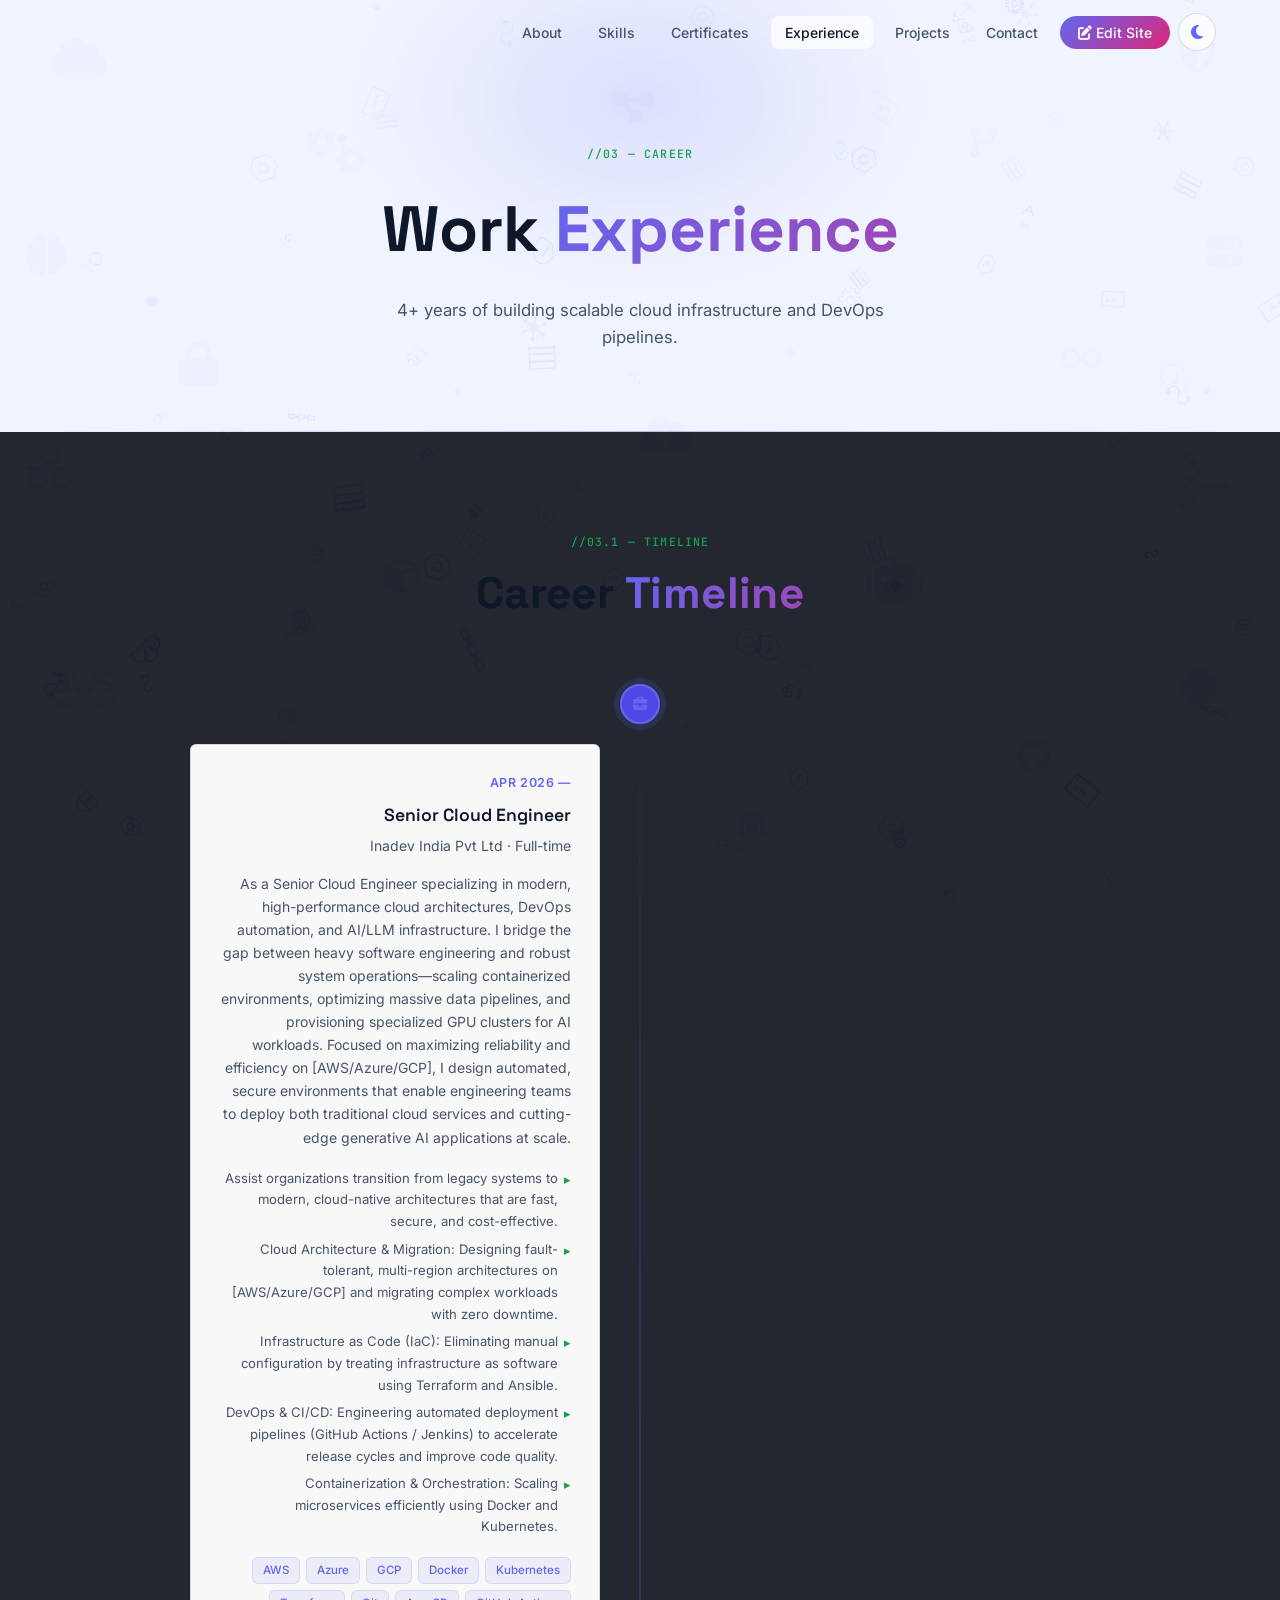
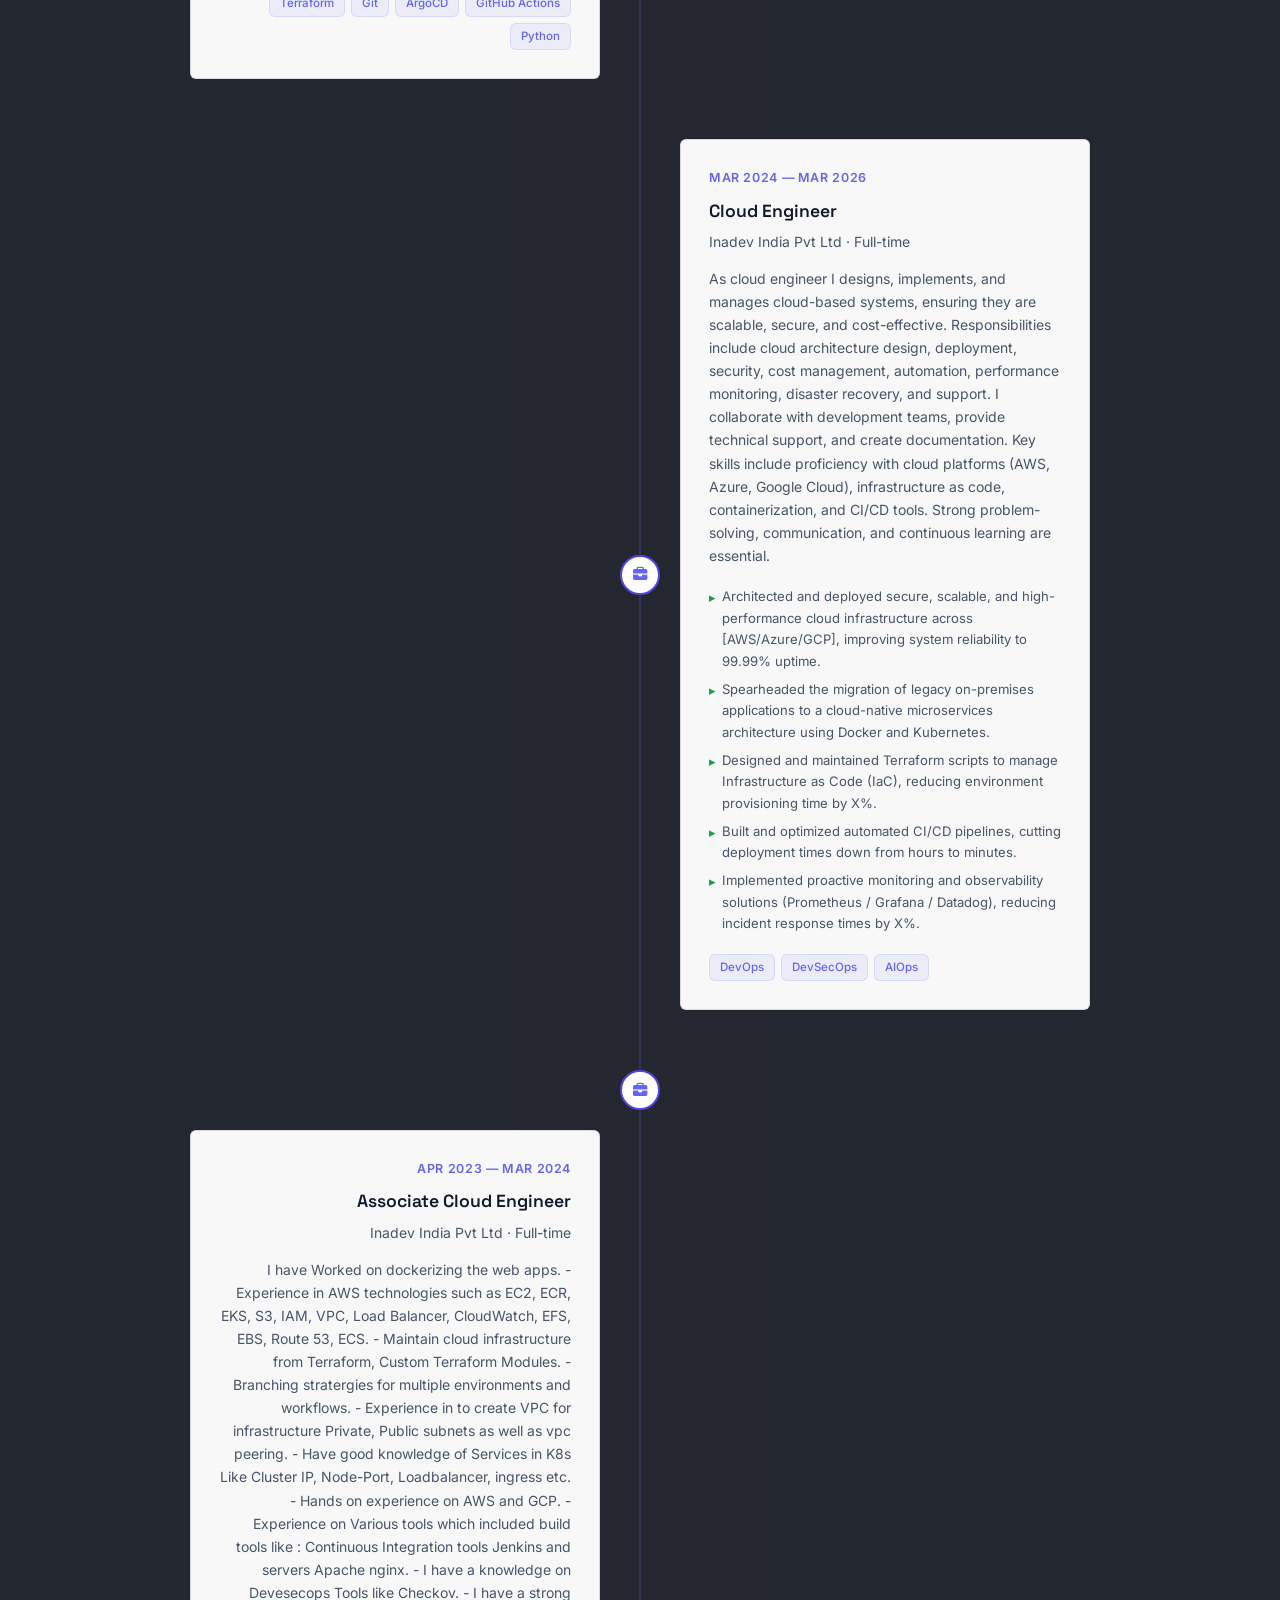
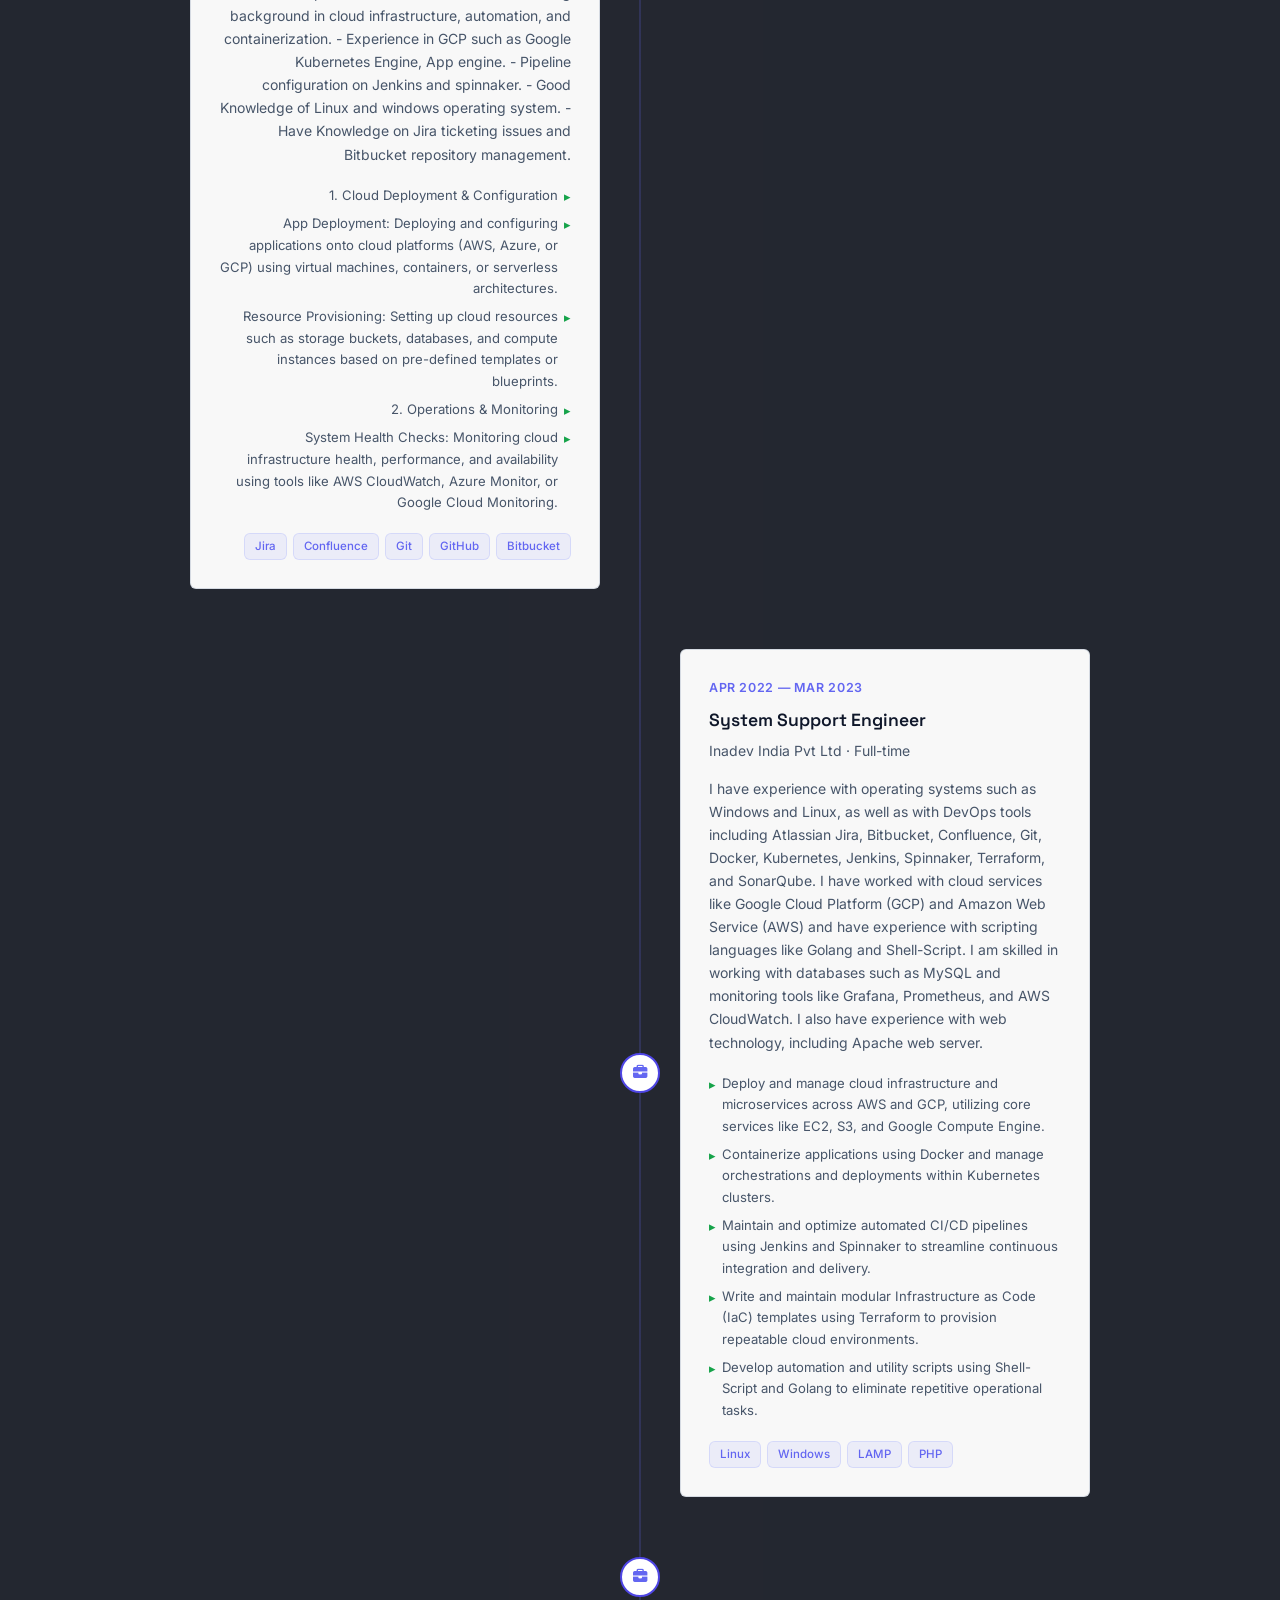
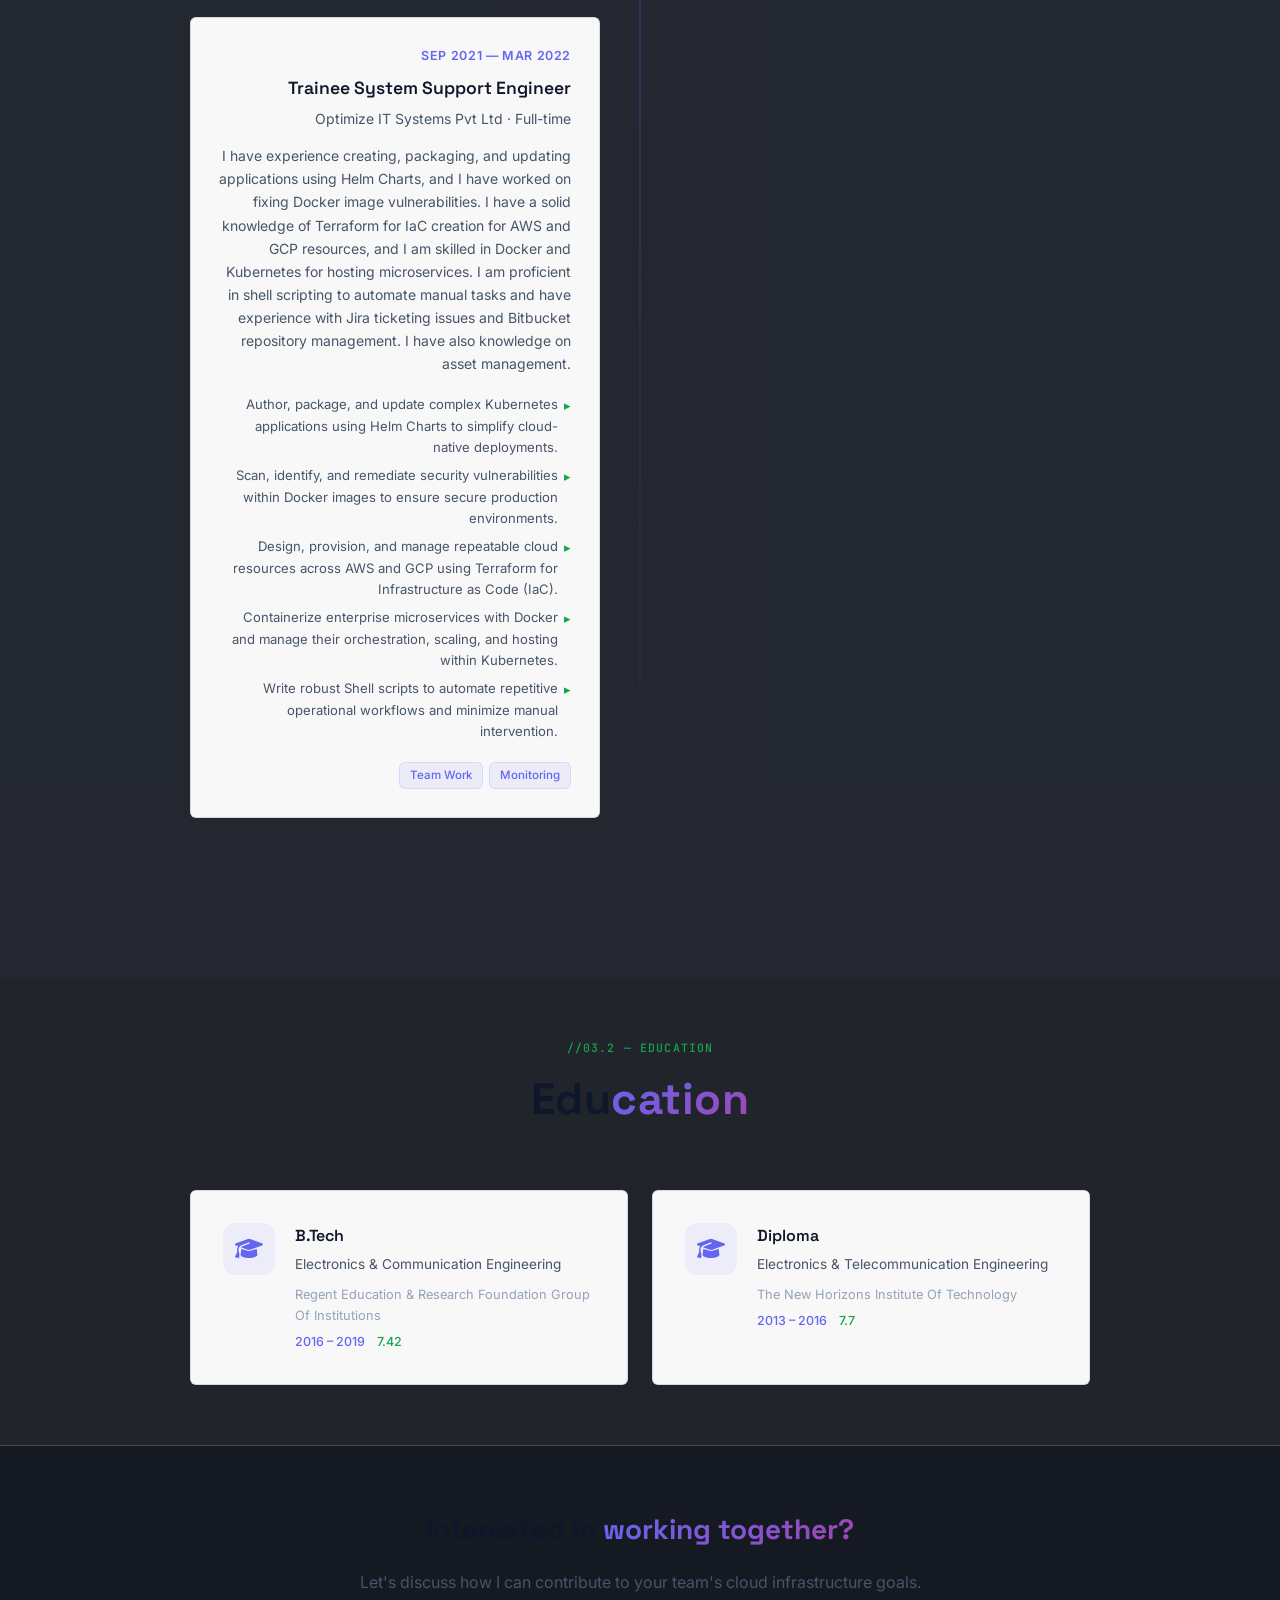
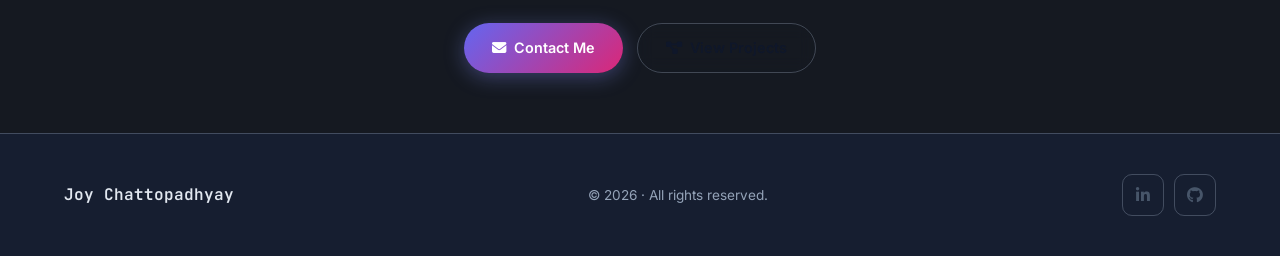
<file: experience.html>
<!DOCTYPE html>
<html lang="en">
<head>
  <meta charset="UTF-8">
  <meta name="viewport" content="width=device-width, initial-scale=1.0">
  <title>Experience — Joy Chattopadhyay</title>
  <meta name="description" content="Work experience and education of Joy Chattopadhyay, Cloud Engineer.">
  <link rel="icon" href="images/favicon.ico" type="image/x-icon">

  <link rel="preconnect" href="https://fonts.googleapis.com">
  <link rel="preconnect" href="https://fonts.gstatic.com" crossorigin>
  <link href="https://fonts.googleapis.com/css2?family=Inter:wght@300;400;500;600;700&family=JetBrains+Mono:wght@400;500;600&family=Space+Grotesk:wght@400;500;600;700&display=swap" rel="stylesheet">
  <link rel="stylesheet" href="https://cdnjs.cloudflare.com/ajax/libs/font-awesome/6.5.0/css/all.min.css">
  <link rel="stylesheet" href="./css/style.css">
</head>
<body>

<!-- NAVBAR -->
<nav id="navbar">
  <div class="nav-inner">
    <ul class="nav-links">
      <li><a href="./index.html#about">About</a></li>
      <li><a href="./index.html#skills">Skills</a></li>
      <li><a href="./index.html#certificates">Certificates</a></li>
      <li><a href="./experience.html" class="active">Experience</a></li>
      <li><a href="./projects.html">Projects</a></li>
      <li><a href="./index.html#contact">Contact</a></li>
      <li><a href="./admin/" class="nav-cta"><i class="fas fa-pen-to-square"></i> Edit Site</a></li>
    </ul>
    <button class="nav-hamburger" aria-label="Toggle menu">
      <span></span><span></span><span></span>
    </button>
    <button class="theme-toggle" id="theme-toggle" aria-label="Toggle dark mode">
      <i class="fas fa-sun  tt-icon tt-sun"></i>
      <i class="fas fa-moon tt-icon tt-moon"></i>
    </button>
  </div>
</nav>

<!-- PAGE HERO -->
<div class="page-hero">
  <div class="page-hero-glow"></div>
  <div class="container" style="position:relative;z-index:2;">
    <span class="sec-num">//03 &mdash; CAREER</span>
    <h1 style="margin-top:14px;">Work <span class="grad-text">Experience</span></h1>
    <p>4+ years of building scalable cloud infrastructure and DevOps pipelines.</p>
  </div>
</div>

<!-- EXPERIENCE TIMELINE -->
<section class="section" style="background:rgba(7,11,20,0.88);position:relative;z-index:1">
  <div class="container">
    <div class="section-header anim">
      <span class="sec-num">//03.1 &mdash; TIMELINE</span>
      <h2>Career <span class="grad-text">Timeline</span></h2>
    </div>
    <div class="timeline" id="exp-timeline">
      <!-- Rendered by JS -->
      <div style="text-align:center;padding:80px 0;color:var(--text-muted);">
        <i class="fas fa-spinner fa-spin" style="font-size:2rem;"></i>
        <p style="margin-top:12px;">Loading experience…</p>
      </div>
    </div>
  </div>
</section>

<!-- EDUCATION -->
<section class="section section-sm" style="background:rgba(13,17,23,0.91);position:relative;z-index:1">
  <div class="container">
    <div class="section-header anim">
      <span class="sec-num">//03.2 &mdash; EDUCATION</span>
      <h2>Edu<span class="grad-text">cation</span></h2>
    </div>
    <div class="edu-grid" id="edu-grid">
      <!-- Rendered by JS -->
    </div>
  </div>
</section>

<!-- CTA -->
<section class="section-sm" style="background:rgba(7,11,20,0.94);text-align:center;border-top:1px solid var(--border);position:relative;z-index:1">
  <div class="container">
    <h2 class="anim" style="font-family:var(--font-display);font-size:1.75rem;margin-bottom:16px;">
      Interested in <span class="grad-text">working together?</span>
    </h2>
    <p class="anim" style="color:var(--text-secondary);margin-bottom:28px;">
      Let's discuss how I can contribute to your team's cloud infrastructure goals.
    </p>
    <div class="anim" style="display:flex;gap:14px;justify-content:center;flex-wrap:wrap;">
      <button type="button" class="btn btn-primary hire-me-trigger"><i class="fas fa-envelope"></i> Contact Me</button>
      <a href="./projects.html" class="btn btn-outline"><i class="fas fa-project-diagram"></i> View Projects</a>
    </div>
  </div>
</section>

<!-- FOOTER -->
<footer>
  <div class="footer-inner">
    <div class="footer-logo" id="footer-name"><span class="footer-logo-bracket">[</span>JC<span class="footer-logo-bracket">]</span></div>
    <p class="footer-copy">© <span id="footer-year">2026</span> · All rights reserved.</p>
    <div class="footer-socials">
      <a href="#" class="social-icon" id="footer-linkedin" target="_blank" rel="noopener" aria-label="LinkedIn"><i class="fab fa-linkedin-in"></i></a>
      <a href="#" class="social-icon" id="footer-github"   target="_blank" rel="noopener" aria-label="GitHub"><i class="fab fa-github"></i></a>
    </div>
  </div>
</footer>

<div id="toast-container" aria-live="polite"></div>

<div id="hire-modal" class="hire-modal-overlay" role="dialog" aria-modal="true" aria-labelledby="hire-modal-title">
  <div class="hire-modal-card">
    <button class="hire-modal-close" id="hire-modal-close" aria-label="Close">
      <i class="fas fa-times"></i>
    </button>
    <div class="hire-modal-header">
      <span class="hire-modal-badge"><i class="fas fa-handshake"></i> Let's Work Together</span>
      <h2 id="hire-modal-title">Send Me a Message</h2>
      <p>Have a project or opportunity in mind? I'd love to hear from you.</p>
    </div>
    <form id="hire-modal-form" class="hire-modal-form" novalidate>
      <div class="hm-row">
        <div class="hm-field">
          <label for="hm-name">Your Name</label>
          <input type="text" id="hm-name" name="name" placeholder="John Doe" required autocomplete="name">
        </div>
        <div class="hm-field">
          <label for="hm-email">Email Address</label>
          <input type="email" id="hm-email" name="email" placeholder="john@company.com" required autocomplete="email">
        </div>
      </div>
      <div class="hm-field">
        <label for="hm-subject">Subject</label>
        <input type="text" id="hm-subject" name="subject" placeholder="Cloud infrastructure project, DevOps consultation…" required>
      </div>
      <div class="hm-field">
        <label for="hm-message">Message</label>
        <textarea id="hm-message" name="message" rows="5" placeholder="Tell me about your project, team size, timeline…" required></textarea>
      </div>
      <button type="submit" class="btn btn-primary hire-modal-submit">
        <i class="fas fa-paper-plane"></i> Send Message
      </button>
    </form>
  </div>
</div>

<script src="./js/main.js"></script>
</body>
</html>
</file>
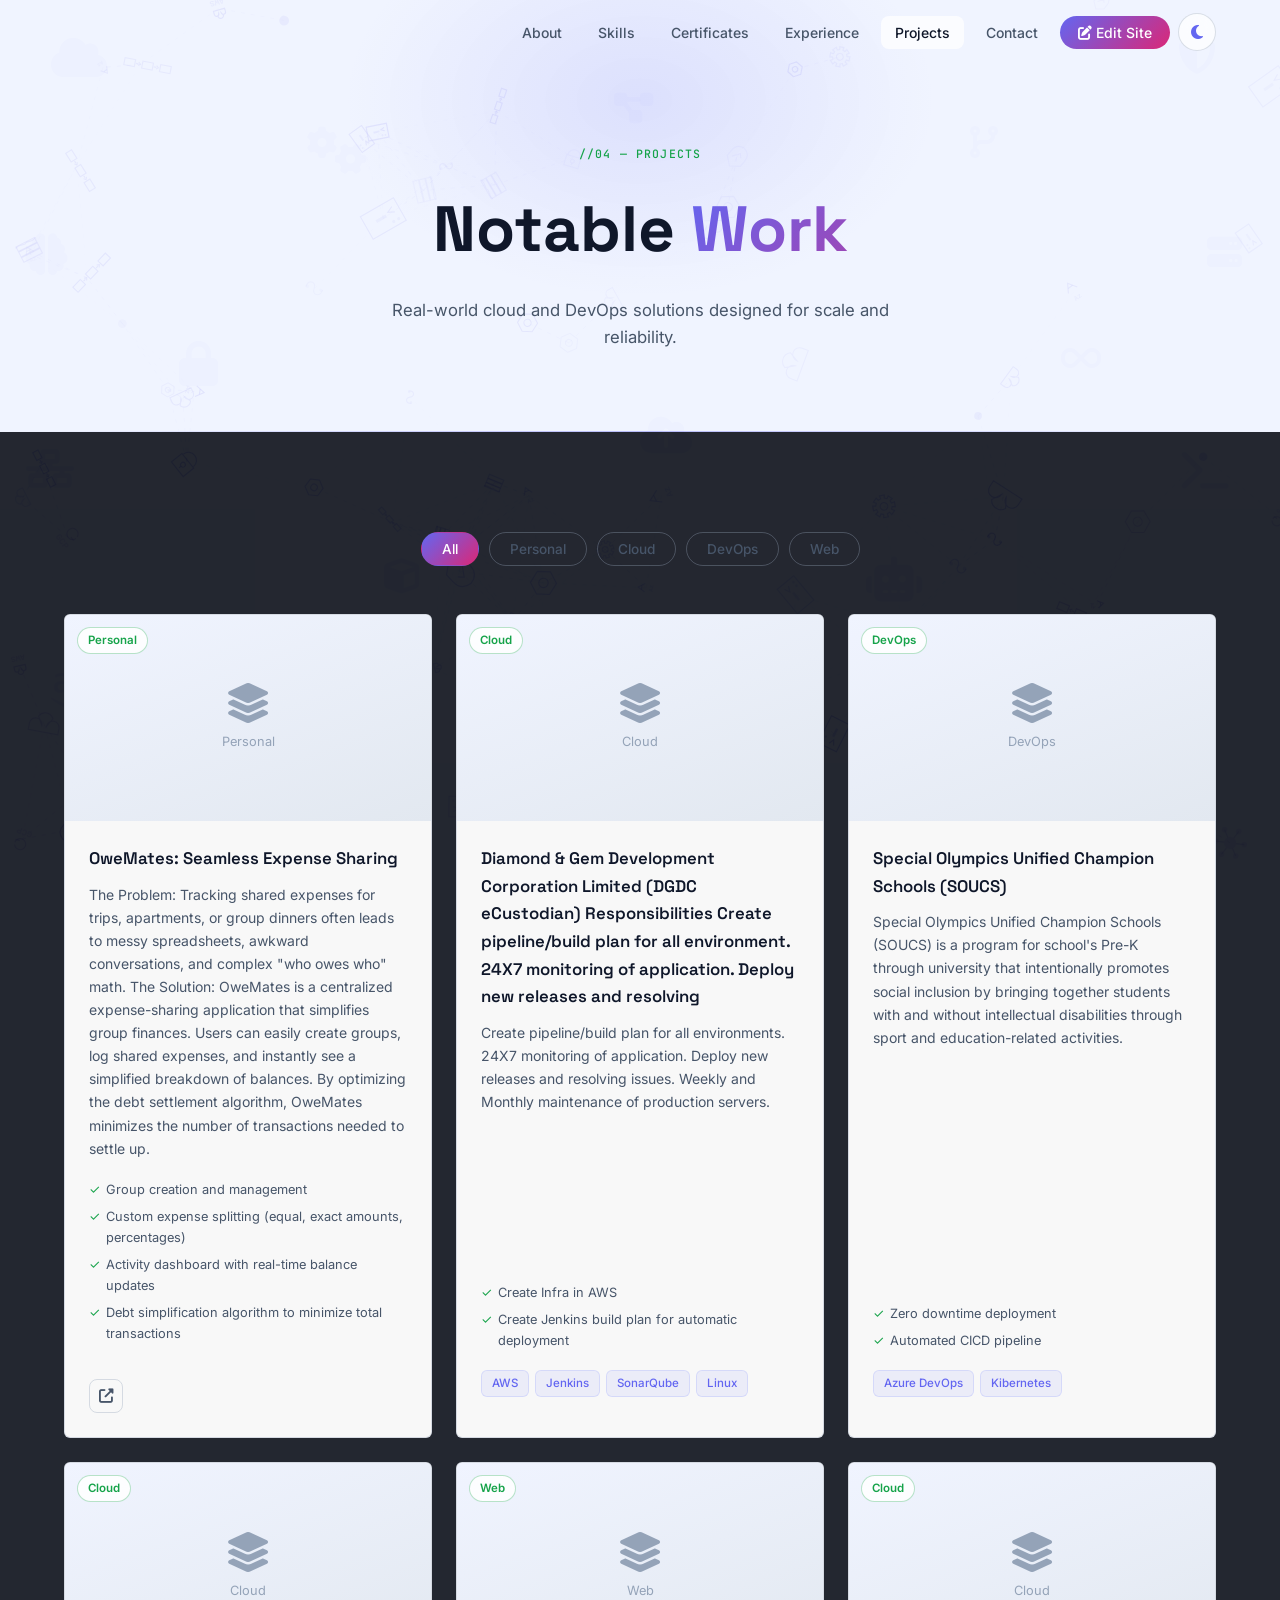
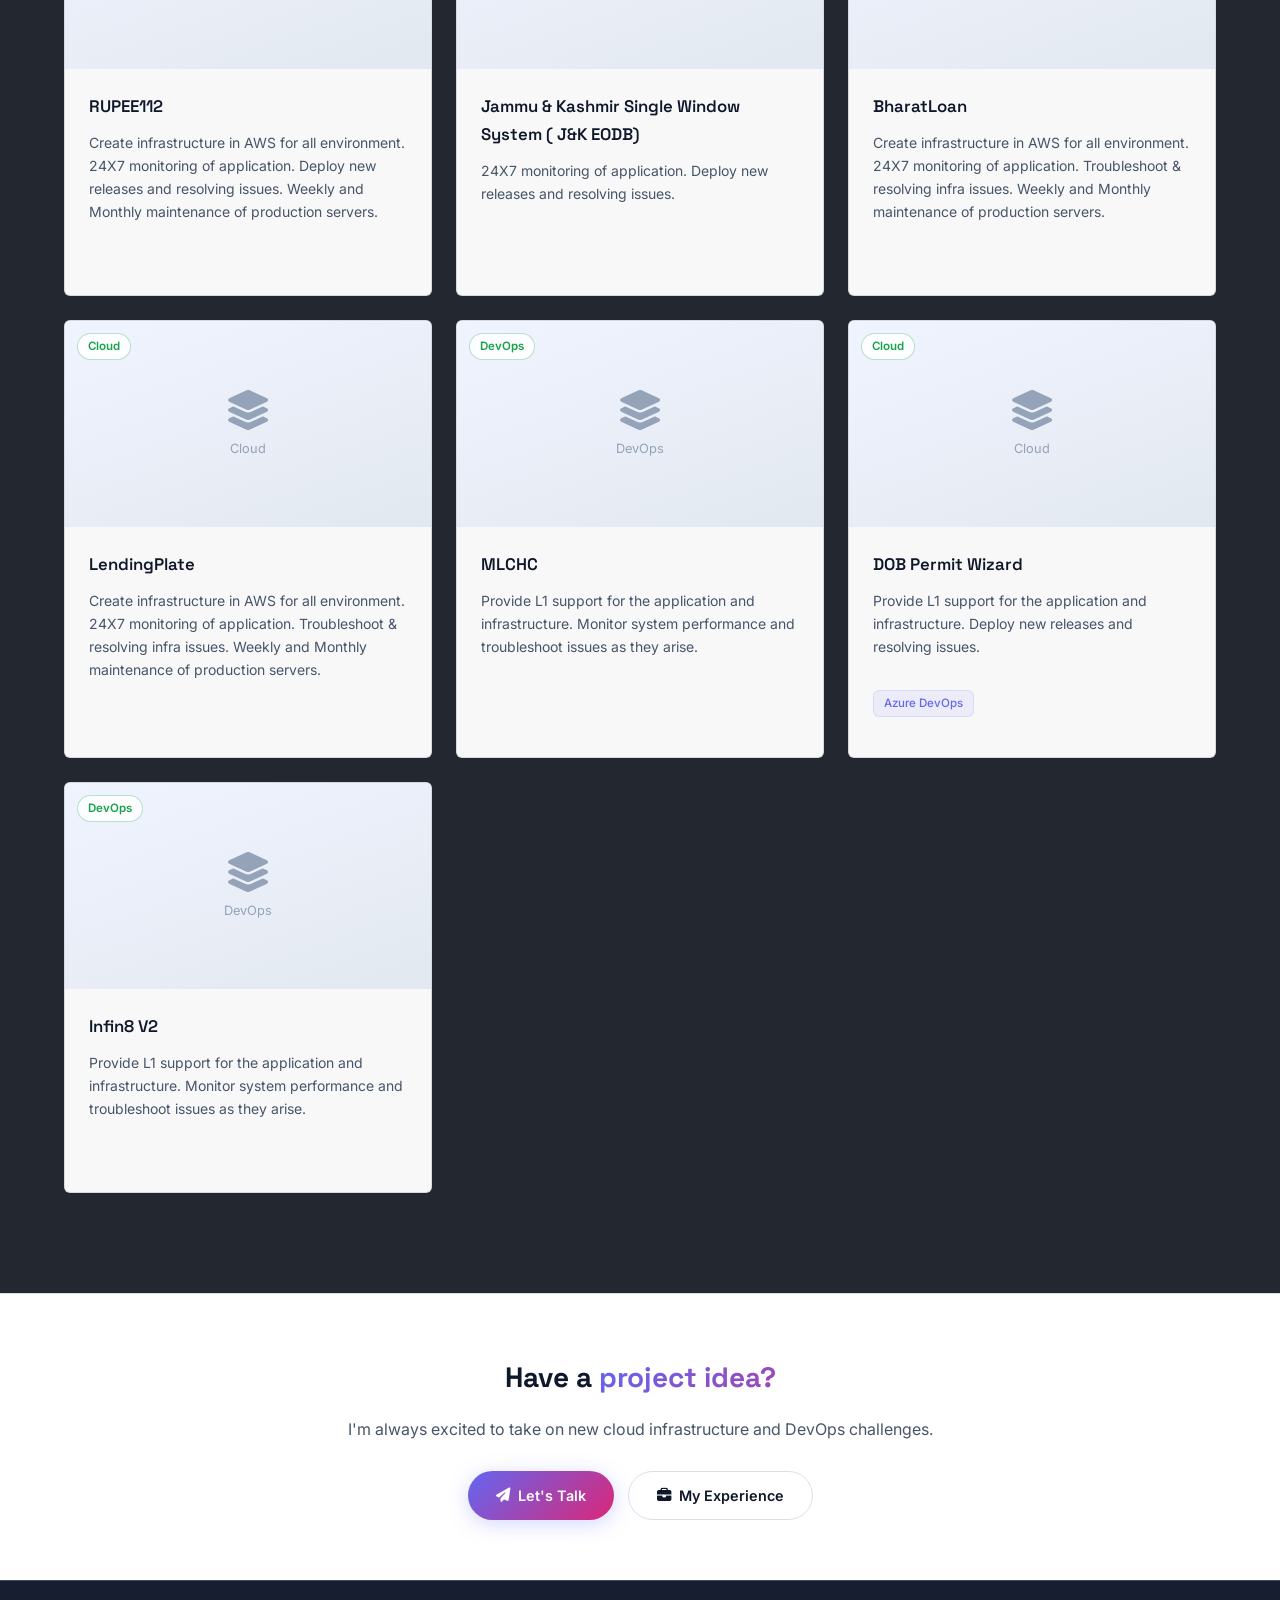
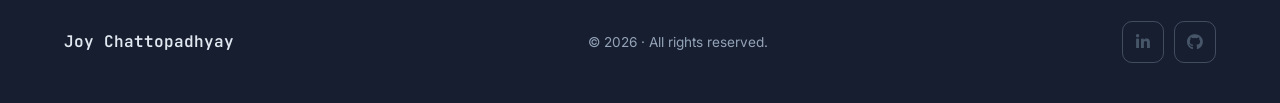
<file: projects.html>
<!DOCTYPE html>
<html lang="en">
<head>
  <meta charset="UTF-8">
  <meta name="viewport" content="width=device-width, initial-scale=1.0">
  <title>Projects — Joy Chattopadhyay</title>
  <meta name="description" content="Cloud and DevOps projects by Joy Chattopadhyay.">
  <link rel="icon" href="images/favicon.ico" type="image/x-icon">

  <link rel="preconnect" href="https://fonts.googleapis.com">
  <link rel="preconnect" href="https://fonts.gstatic.com" crossorigin>
  <link href="https://fonts.googleapis.com/css2?family=Inter:wght@300;400;500;600;700&family=JetBrains+Mono:wght@400;500;600&family=Space+Grotesk:wght@400;500;600;700&display=swap" rel="stylesheet">
  <link rel="stylesheet" href="https://cdnjs.cloudflare.com/ajax/libs/font-awesome/6.5.0/css/all.min.css">
  <link rel="stylesheet" href="./css/style.css">
</head>
<body>

<!-- NAVBAR -->
<nav id="navbar">
  <div class="nav-inner">
    <ul class="nav-links">
      <li><a href="./index.html#about">About</a></li>
      <li><a href="./index.html#skills">Skills</a></li>
      <li><a href="./index.html#certificates">Certificates</a></li>
      <li><a href="./experience.html">Experience</a></li>
      <li><a href="./projects.html" class="active">Projects</a></li>
      <li><a href="./index.html#contact">Contact</a></li>
      <li><a href="./admin/" class="nav-cta"><i class="fas fa-pen-to-square"></i> Edit Site</a></li>
    </ul>
    <button class="nav-hamburger" aria-label="Toggle menu">
      <span></span><span></span><span></span>
    </button>
    <button class="theme-toggle" id="theme-toggle" aria-label="Toggle dark mode">
      <i class="fas fa-sun  tt-icon tt-sun"></i>
      <i class="fas fa-moon tt-icon tt-moon"></i>
    </button>
  </div>
</nav>

<!-- PAGE HERO -->
<div class="page-hero">
  <div class="page-hero-glow"></div>
  <div class="container" style="position:relative;z-index:2;">
    <span class="sec-num">//04 &mdash; PROJECTS</span>
    <h1 style="margin-top:14px;">Notable <span class="grad-text">Work</span></h1>
    <p>Real-world cloud and DevOps solutions designed for scale and reliability.</p>
  </div>
</div>

<!-- PROJECTS -->
<section class="section" style="background:rgba(7,11,20,0.88);position:relative;z-index:1">
  <div class="container">
    <div id="filter-bar" class="filter-bar">
      <!-- Rendered by JS -->
    </div>
    <div class="projects-grid" id="projects-grid">
      <div style="grid-column:1/-1;text-align:center;padding:80px 0;color:var(--text-muted);">
        <i class="fas fa-spinner fa-spin" style="font-size:2rem;"></i>
        <p style="margin-top:12px;">Loading projects…</p>
      </div>
    </div>
  </div>
</section>

<!-- CTA -->
<section class="section-sm" style="background:var(--bg-surface);text-align:center;border-top:1px solid var(--border);">
  <div class="container">
    <h2 class="anim" style="font-family:var(--font-display);font-size:1.75rem;margin-bottom:16px;">
      Have a <span class="grad-text">project idea?</span>
    </h2>
    <p class="anim" style="color:var(--text-secondary);margin-bottom:28px;">
      I'm always excited to take on new cloud infrastructure and DevOps challenges.
    </p>
    <div class="anim" style="display:flex;gap:14px;justify-content:center;flex-wrap:wrap;">
      <button type="button" class="btn btn-primary hire-me-trigger"><i class="fas fa-paper-plane"></i> Let's Talk</button>
      <a href="./experience.html" class="btn btn-outline"><i class="fas fa-briefcase"></i> My Experience</a>
    </div>
  </div>
</section>

<!-- FOOTER -->
<footer>
  <div class="footer-inner">
    <div class="footer-logo" id="footer-name"><span class="footer-logo-bracket">[</span>JC<span class="footer-logo-bracket">]</span></div>
    <p class="footer-copy">© <span id="footer-year">2026</span> · All rights reserved.</p>
    <div class="footer-socials">
      <a href="#" class="social-icon" id="footer-linkedin" target="_blank" rel="noopener" aria-label="LinkedIn"><i class="fab fa-linkedin-in"></i></a>
      <a href="#" class="social-icon" id="footer-github"   target="_blank" rel="noopener" aria-label="GitHub"><i class="fab fa-github"></i></a>
    </div>
  </div>
</footer>

<div id="toast-container" aria-live="polite"></div>

<div id="hire-modal" class="hire-modal-overlay" role="dialog" aria-modal="true" aria-labelledby="hire-modal-title">
  <div class="hire-modal-card">
    <button class="hire-modal-close" id="hire-modal-close" aria-label="Close">
      <i class="fas fa-times"></i>
    </button>
    <div class="hire-modal-header">
      <span class="hire-modal-badge"><i class="fas fa-handshake"></i> Let's Work Together</span>
      <h2 id="hire-modal-title">Send Me a Message</h2>
      <p>Have a project or opportunity in mind? I'd love to hear from you.</p>
    </div>
    <form id="hire-modal-form" class="hire-modal-form" novalidate>
      <div class="hm-row">
        <div class="hm-field">
          <label for="hm-name">Your Name</label>
          <input type="text" id="hm-name" name="name" placeholder="John Doe" required autocomplete="name">
        </div>
        <div class="hm-field">
          <label for="hm-email">Email Address</label>
          <input type="email" id="hm-email" name="email" placeholder="john@company.com" required autocomplete="email">
        </div>
      </div>
      <div class="hm-field">
        <label for="hm-subject">Subject</label>
        <input type="text" id="hm-subject" name="subject" placeholder="Cloud infrastructure project, DevOps consultation…" required>
      </div>
      <div class="hm-field">
        <label for="hm-message">Message</label>
        <textarea id="hm-message" name="message" rows="5" placeholder="Tell me about your project, team size, timeline…" required></textarea>
      </div>
      <button type="submit" class="btn btn-primary hire-modal-submit">
        <i class="fas fa-paper-plane"></i> Send Message
      </button>
    </form>
  </div>
</div>

<script src="./js/main.js"></script>
</body>
</html>
</file>
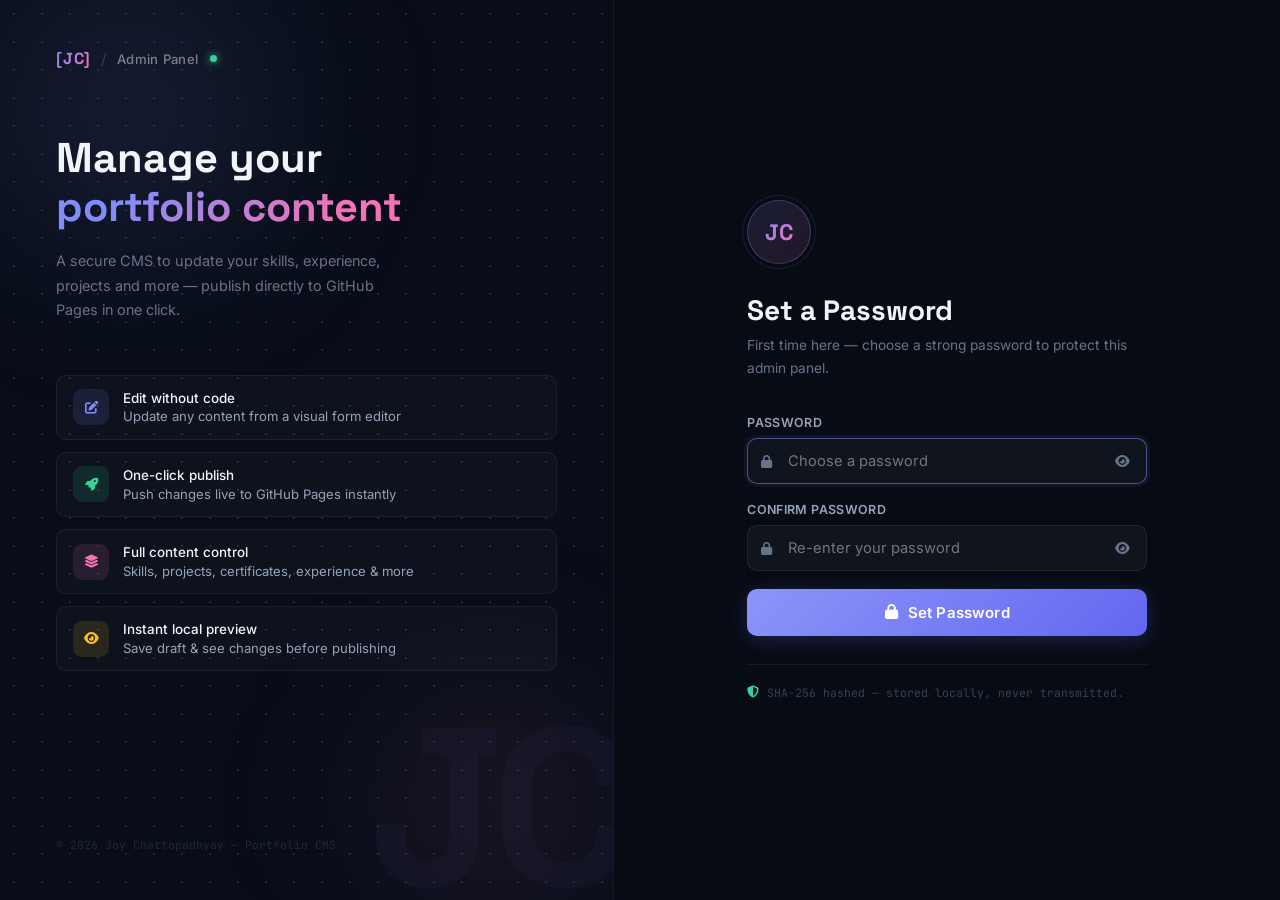
<file: admin/login.html>
<!DOCTYPE html>
<html lang="en">
<head>
  <meta charset="UTF-8">
  <meta name="viewport" content="width=device-width, initial-scale=1.0">
  <title>Admin Login — Portfolio CMS</title>
  <link rel="preconnect" href="https://fonts.googleapis.com">
  <link rel="preconnect" href="https://fonts.gstatic.com" crossorigin>
  <link href="https://fonts.googleapis.com/css2?family=Inter:wght@300;400;500;600;700&family=Space+Grotesk:wght@500;600;700&family=JetBrains+Mono:wght@400;500;600&display=swap" rel="stylesheet">
  <link rel="stylesheet" href="https://cdnjs.cloudflare.com/ajax/libs/font-awesome/6.5.0/css/all.min.css">
  <style>
    *, *::before, *::after { box-sizing: border-box; margin: 0; padding: 0; }

    :root {
      --primary: #818cf8;
      --accent:  #34d399;
      --secondary: #f472b6;
      --bg:      #070b14;
      --surface: #0d1117;
      --card:    #111827;
      --border:  rgba(255,255,255,0.07);
      --text:    #f1f5f9;
      --muted:   #64748b;
      --subtle:  #94a3b8;
    }

    html, body {
      height: 100%;
      font-family: 'Inter', sans-serif;
      background: var(--bg);
      color: var(--text);
      overflow: hidden;
    }

    /* ─── Layout ─── */
    .page {
      display: flex;
      height: 100vh;
    }

    /* ─── Left panel ─── */
    .panel-left {
      width: 48%;
      position: relative;
      display: flex;
      flex-direction: column;
      justify-content: space-between;
      padding: 48px 56px;
      overflow: hidden;
      background: #080d18;
      border-right: 1px solid rgba(129,140,248,0.1);
    }

    /* dot grid */
    .panel-left::before {
      content: '';
      position: absolute; inset: 0;
      background-image:
        radial-gradient(rgba(129,140,248,0.18) 1px, transparent 1px);
      background-size: 28px 28px;
      pointer-events: none;
    }

    /* gradient orbs */
    .orb {
      position: absolute;
      border-radius: 50%;
      filter: blur(80px);
      pointer-events: none;
      animation: orb-drift 12s ease-in-out infinite;
    }
    .orb-1 {
      width: 420px; height: 420px;
      background: radial-gradient(circle, rgba(129,140,248,0.18) 0%, transparent 70%);
      top: -100px; left: -80px;
    }
    .orb-2 {
      width: 360px; height: 360px;
      background: radial-gradient(circle, rgba(244,114,182,0.12) 0%, transparent 70%);
      bottom: -80px; right: -60px;
      animation-delay: -6s; animation-duration: 14s;
    }
    @keyframes orb-drift {
      0%,100% { transform: translate(0,0) scale(1); }
      33%     { transform: translate(30px,-25px) scale(1.04); }
      66%     { transform: translate(-20px,30px) scale(0.96); }
    }

    .left-top { position: relative; z-index: 1; }

    .brand {
      display: flex;
      align-items: center;
      gap: 10px;
      margin-bottom: 64px;
    }
    .brand-logo {
      font-family: 'Space Grotesk', sans-serif;
      font-size: 1rem; font-weight: 700;
      letter-spacing: 0.05em;
      background: linear-gradient(135deg,#818cf8,#f472b6);
      -webkit-background-clip: text; -webkit-text-fill-color: transparent;
      background-clip: text;
    }
    .brand-sep { color: rgba(255,255,255,0.2); font-weight: 300; }
    .brand-label {
      font-size: 0.82rem; font-weight: 500;
      color: rgba(255,255,255,0.45);
      letter-spacing: 0.02em;
    }
    .brand-dot {
      width: 7px; height: 7px; border-radius: 50%;
      background: var(--accent);
      box-shadow: 0 0 8px var(--accent);
      animation: dot-pulse 2.2s ease-in-out infinite;
      margin-left: 2px;
    }
    @keyframes dot-pulse {
      0%,100% { opacity:1; transform:scale(1); }
      50%     { opacity:0.3; transform:scale(0.75); }
    }

    .headline {
      font-family: 'Space Grotesk', sans-serif;
      font-size: 2.6rem; font-weight: 700; line-height: 1.18;
      color: var(--text);
      margin-bottom: 18px;
    }
    .headline .hl {
      background: linear-gradient(135deg,#818cf8 20%,#f472b6 80%);
      -webkit-background-clip: text; -webkit-text-fill-color: transparent;
      background-clip: text;
    }
    .tagline {
      font-size: 0.9rem; color: var(--muted); line-height: 1.7;
      max-width: 340px;
    }

    .features {
      margin-top: 52px;
      display: flex;
      flex-direction: column;
      gap: 12px;
      position: relative; z-index: 1;
    }
    .feature {
      display: flex;
      align-items: center;
      gap: 14px;
      padding: 13px 16px;
      background: rgba(255,255,255,0.025);
      border: 1px solid rgba(255,255,255,0.06);
      border-radius: 10px;
      transition: border-color 0.25s;
    }
    .feature:hover { border-color: rgba(129,140,248,0.2); }
    .feat-icon {
      width: 36px; height: 36px;
      border-radius: 9px;
      display: flex; align-items: center; justify-content: center;
      font-size: 0.82rem; flex-shrink: 0;
    }
    .feat-icon.i1 { background:rgba(129,140,248,0.12); color:#818cf8; }
    .feat-icon.i2 { background:rgba(52,211,153,0.12);  color:#34d399; }
    .feat-icon.i3 { background:rgba(244,114,182,0.12); color:#f472b6; }
    .feat-icon.i4 { background:rgba(251,191,36,0.12);  color:#fbbf24; }
    .feat-text {
      font-size: 0.82rem; color: var(--subtle); line-height: 1.4;
    }
    .feat-text strong { color: var(--text); font-weight: 500; display: block; font-size: 0.84rem; }

    .left-bottom {
      position: relative; z-index: 1;
      font-size: 0.7rem; color: #1e293b;
      font-family: 'JetBrains Mono', monospace;
    }

    /* big background JC text */
    .bg-monogram {
      position: absolute;
      bottom: -20px; right: -10px;
      font-family: 'Space Grotesk', sans-serif;
      font-size: 14rem; font-weight: 800;
      color: rgba(129,140,248,0.04);
      pointer-events: none; user-select: none;
      line-height: 1; letter-spacing: -0.05em;
      z-index: 0;
    }

    /* ─── Right panel ─── */
    .panel-right {
      flex: 1;
      display: flex;
      align-items: center;
      justify-content: center;
      padding: 40px 32px;
      background: var(--bg);
      position: relative;
    }

    .login-card {
      width: 100%;
      max-width: 400px;
    }

    /* Avatar ring at top */
    .card-avatar {
      width: 64px; height: 64px;
      border-radius: 50%;
      background: linear-gradient(135deg, rgba(129,140,248,0.15), rgba(244,114,182,0.12));
      border: 1.5px solid rgba(129,140,248,0.3);
      display: flex; align-items: center; justify-content: center;
      margin-bottom: 28px;
      position: relative;
    }
    .card-avatar span {
      font-family: 'Space Grotesk', sans-serif;
      font-size: 1.4rem; font-weight: 700;
      background: linear-gradient(135deg,#818cf8,#f472b6);
      -webkit-background-clip: text; -webkit-text-fill-color: transparent;
      background-clip: text;
    }
    .avatar-ring {
      position: absolute; inset: -6px;
      border-radius: 50%;
      border: 1px solid rgba(129,140,248,0.15);
      animation: ring-pulse 2.5s ease-in-out infinite;
    }
    @keyframes ring-pulse {
      0%,100% { opacity:0.5; transform:scale(1); }
      50%     { opacity:1; transform:scale(1.06); }
    }

    .card-title {
      font-family: 'Space Grotesk', sans-serif;
      font-size: 1.75rem; font-weight: 700;
      color: var(--text);
      margin-bottom: 6px;
    }
    .card-sub {
      font-size: 0.86rem; color: var(--muted);
      line-height: 1.6; margin-bottom: 36px;
    }

    /* form fields */
    .field { margin-bottom: 18px; }
    .field label {
      display: block;
      font-size: 0.78rem; font-weight: 600;
      color: var(--subtle);
      margin-bottom: 8px;
      letter-spacing: 0.03em;
      text-transform: uppercase;
    }
    .input-wrap { position: relative; }
    .input-wrap .input-icon {
      position: absolute; left: 14px; top: 50%;
      transform: translateY(-50%);
      color: var(--muted); font-size: 0.8rem;
      pointer-events: none;
    }
    .field input {
      width: 100%;
      padding: 13px 44px 13px 40px;
      background: rgba(255,255,255,0.04);
      border: 1px solid var(--border);
      border-radius: 10px;
      color: var(--text);
      font-size: 0.92rem;
      font-family: 'Inter', sans-serif;
      outline: none;
      transition: border-color 0.2s, box-shadow 0.2s;
    }
    .field input:focus {
      border-color: rgba(129,140,248,0.5);
      box-shadow: 0 0 0 3px rgba(129,140,248,0.08);
    }
    .field input.err {
      border-color: rgba(248,113,113,0.5);
      box-shadow: 0 0 0 3px rgba(248,113,113,0.06);
    }
    .eye-btn {
      position: absolute; right: 13px; top: 50%;
      transform: translateY(-50%);
      color: var(--muted); font-size: 0.82rem;
      cursor: pointer; padding: 4px;
      transition: color 0.18s; background: none; border: none;
    }
    .eye-btn:hover { color: var(--subtle); }

    /* error banner */
    .err-banner {
      display: none;
      align-items: center; gap: 10px;
      padding: 11px 14px;
      background: rgba(248,113,113,0.08);
      border: 1px solid rgba(248,113,113,0.22);
      border-radius: 9px;
      color: #f87171;
      font-size: 0.81rem;
      margin-bottom: 16px;
      animation: banner-in 0.25s ease;
    }
    .err-banner.show { display: flex; }
    @keyframes banner-in {
      from { opacity:0; transform:translateY(-6px); }
      to   { opacity:1; transform:none; }
    }
    .err-banner i { flex-shrink:0; }

    /* submit button */
    .submit-btn {
      width: 100%;
      padding: 14px;
      border-radius: 10px;
      border: none;
      background: linear-gradient(135deg, #818cf8, #6366f1);
      color: #fff;
      font-family: 'Inter', sans-serif;
      font-size: 0.94rem; font-weight: 600;
      cursor: pointer;
      display: flex; align-items: center; justify-content: center; gap: 10px;
      transition: opacity 0.2s, transform 0.15s, box-shadow 0.2s;
      letter-spacing: 0.01em;
      box-shadow: 0 4px 20px rgba(99,102,241,0.25);
      margin-top: 4px;
      position: relative; overflow: hidden;
    }
    .submit-btn::before {
      content: '';
      position: absolute; inset: 0;
      background: linear-gradient(135deg, rgba(255,255,255,0.08), transparent);
    }
    .submit-btn:hover:not(:disabled) {
      opacity: 0.92; transform: translateY(-1px);
      box-shadow: 0 8px 28px rgba(99,102,241,0.35);
    }
    .submit-btn:active:not(:disabled) { transform: translateY(0); }
    .submit-btn:disabled { opacity: 0.5; cursor: not-allowed; transform: none; box-shadow: none; }
    .btn-spinner {
      width: 17px; height: 17px; border-radius: 50%;
      border: 2.5px solid rgba(255,255,255,0.25);
      border-top-color: #fff;
      animation: spin 0.7s linear infinite;
    }
    @keyframes spin { to { transform:rotate(360deg); } }

    /* security note */
    .security-note {
      margin-top: 28px;
      padding-top: 20px;
      border-top: 1px solid var(--border);
      display: flex; align-items: center; gap: 8px;
      font-size: 0.72rem;
      color: #334155;
      font-family: 'JetBrains Mono', monospace;
    }
    .security-note i { color: var(--accent); font-size: 0.76rem; }

    /* ─── Responsive ─── */
    @media (max-width: 880px) {
      .panel-left { display: none; }
      .panel-right { background: #080d18; }
    }
    @media (max-width: 480px) {
      .panel-right { padding: 24px 20px; }
      .card-title { font-size: 1.4rem; }
    }
  </style>
</head>
<body>
<div class="page">

  <!-- ═══ LEFT PANEL ═══ -->
  <div class="panel-left">
    <div class="orb orb-1"></div>
    <div class="orb orb-2"></div>
    <div class="bg-monogram">JC</div>

    <div class="left-top">
      <!-- Brand -->
      <div class="brand">
        <span class="brand-logo">[JC]</span>
        <span class="brand-sep">/</span>
        <span class="brand-label">Admin Panel</span>
        <div class="brand-dot"></div>
      </div>

      <!-- Headline -->
      <h1 class="headline">
        Manage your<br>
        <span class="hl">portfolio content</span>
      </h1>
      <p class="tagline">
        A secure CMS to update your skills, experience, projects and more —
        publish directly to GitHub Pages in one click.
      </p>

      <!-- Features -->
      <div class="features">
        <div class="feature">
          <div class="feat-icon i1"><i class="fas fa-pen-to-square"></i></div>
          <div class="feat-text">
            <strong>Edit without code</strong>
            Update any content from a visual form editor
          </div>
        </div>
        <div class="feature">
          <div class="feat-icon i2"><i class="fas fa-rocket"></i></div>
          <div class="feat-text">
            <strong>One-click publish</strong>
            Push changes live to GitHub Pages instantly
          </div>
        </div>
        <div class="feature">
          <div class="feat-icon i3"><i class="fas fa-layer-group"></i></div>
          <div class="feat-text">
            <strong>Full content control</strong>
            Skills, projects, certificates, experience &amp; more
          </div>
        </div>
        <div class="feature">
          <div class="feat-icon i4"><i class="fas fa-eye"></i></div>
          <div class="feat-text">
            <strong>Instant local preview</strong>
            Save draft &amp; see changes before publishing
          </div>
        </div>
      </div>
    </div>

    <div class="left-bottom">© 2026 Joy Chattopadhyay &mdash; Portfolio CMS</div>
  </div>

  <!-- ═══ RIGHT PANEL ═══ -->
  <div class="panel-right">
    <div class="login-card">

      <!-- Avatar -->
      <div class="card-avatar">
        <div class="avatar-ring"></div>
        <span>JC</span>
      </div>

      <h2 class="card-title" id="card-title">Welcome back</h2>
      <p class="card-sub" id="card-sub">Enter your password to access the admin panel.</p>

      <!-- Error banner -->
      <div class="err-banner" id="err-banner">
        <i class="fas fa-circle-exclamation"></i>
        <span id="err-text">Incorrect password. Please try again.</span>
      </div>

      <form id="login-form" autocomplete="off" novalidate>

        <div class="field">
          <label for="pw">Password</label>
          <div class="input-wrap">
            <span class="input-icon"><i class="fas fa-lock"></i></span>
            <input type="password" id="pw" placeholder="Enter your password"
                   autocomplete="current-password" spellcheck="false">
            <button type="button" class="eye-btn" id="eye-1"
                    onclick="togglePw('pw','eye-1')" tabindex="-1">
              <i class="fas fa-eye"></i>
            </button>
          </div>
        </div>

        <div class="field" id="pw2-field" style="display:none">
          <label for="pw2">Confirm Password</label>
          <div class="input-wrap">
            <span class="input-icon"><i class="fas fa-lock"></i></span>
            <input type="password" id="pw2" placeholder="Re-enter your password"
                   autocomplete="new-password" spellcheck="false">
            <button type="button" class="eye-btn" id="eye-2"
                    onclick="togglePw('pw2','eye-2')" tabindex="-1">
              <i class="fas fa-eye"></i>
            </button>
          </div>
        </div>

        <button type="submit" class="submit-btn" id="submit-btn">
          <i class="fas fa-unlock" id="btn-icon"></i>
          <span id="btn-label">Unlock Panel</span>
        </button>

      </form>

      <div class="security-note">
        <i class="fas fa-shield-halved"></i>
        SHA-256 hashed &mdash; stored locally, never transmitted.
      </div>

    </div>
  </div>

</div>

<script>
  const HASH_KEY = 'portfolio_admin_hash';
  const AUTH_KEY = 'portfolio_admin_auth';

  // ── Redirect if already authenticated ──
  if (sessionStorage.getItem(AUTH_KEY) === '1') {
    window.location.replace('./index.html');
  }

  // ── SHA-256 helper ──
  async function sha256(str) {
    const buf = await crypto.subtle.digest('SHA-256', new TextEncoder().encode(str));
    return Array.from(new Uint8Array(buf)).map(b => b.toString(16).padStart(2,'0')).join('');
  }

  // ── Setup mode (first run vs login) ──
  const storedHash = localStorage.getItem(HASH_KEY);
  if (!storedHash) {
    document.getElementById('card-title').textContent = 'Set a Password';
    document.getElementById('card-sub').textContent   =
      'First time here — choose a strong password to protect this admin panel.';
    document.getElementById('pw2-field').style.display = 'block';
    document.getElementById('btn-label').textContent  = 'Set Password';
    document.getElementById('btn-icon').className     = 'fas fa-lock';
    document.getElementById('pw').placeholder         = 'Choose a password';
  }

  // ── Eye toggle ──
  function togglePw(inputId, btnId) {
    const inp = document.getElementById(inputId);
    const ico = document.querySelector('#' + btnId + ' i');
    if (inp.type === 'password') {
      inp.type = 'text'; ico.className = 'fas fa-eye-slash';
    } else {
      inp.type = 'password'; ico.className = 'fas fa-eye';
    }
  }

  function showError(msg) {
    const b = document.getElementById('err-banner');
    document.getElementById('err-text').textContent = msg;
    b.classList.add('show');
    document.getElementById('pw').classList.add('err');
  }
  function clearError() {
    document.getElementById('err-banner').classList.remove('show');
    document.getElementById('pw').classList.remove('err');
    document.getElementById('pw2')?.classList.remove('err');
  }

  function setLoading(on) {
    const btn   = document.getElementById('submit-btn');
    const lbl   = document.getElementById('btn-label');
    const ico   = document.getElementById('btn-icon');
    btn.disabled = on;
    if (on) {
      ico.outerHTML = '<div class="btn-spinner" id="btn-icon"></div>';
      lbl.textContent = 'Verifying…';
    } else {
      const spinner = document.getElementById('btn-icon');
      if (spinner && spinner.className === 'btn-spinner') {
        spinner.outerHTML = storedHash
          ? '<i class="fas fa-unlock" id="btn-icon"></i>'
          : '<i class="fas fa-lock"   id="btn-icon"></i>';
      }
      lbl.textContent = storedHash ? 'Unlock Panel' : 'Set Password';
    }
  }

  // ── Form submit ──
  document.getElementById('login-form').addEventListener('submit', async (e) => {
    e.preventDefault();
    clearError();
    const pw  = document.getElementById('pw').value;
    if (!pw) return;
    setLoading(true);

    try {
      if (!storedHash) {
        // Setting password for the first time
        const pw2 = document.getElementById('pw2').value;
        if (pw !== pw2) {
          document.getElementById('pw2').classList.add('err');
          showError('Passwords do not match.');
          setLoading(false); return;
        }
        if (pw.length < 6) {
          showError('Password must be at least 6 characters.');
          setLoading(false); return;
        }
        const hash = await sha256(pw);
        localStorage.setItem(HASH_KEY, hash);
        sessionStorage.setItem(AUTH_KEY, '1');
        window.location.replace('./index.html');

      } else {
        // Verifying existing password
        const hash = await sha256(pw);
        if (hash === storedHash) {
          sessionStorage.setItem(AUTH_KEY, '1');
          window.location.replace('./index.html');
        } else {
          showError('Incorrect password. Please try again.');
          document.getElementById('pw').value = '';
          document.getElementById('pw').focus();
          setLoading(false);
        }
      }
    } catch (err) {
      showError('An error occurred. Please try again.');
      setLoading(false);
    }
  });

  // Auto-focus
  setTimeout(() => document.getElementById('pw').focus(), 80);
</script>
</body>
</html>
</file>
<file: css/style.css>
/* ============================================================
   PORTFOLIO — Joy Chattopadhyay
   Modern Dark Theme with Glassmorphism & Animations
   ============================================================ */

/* ---------- FONTS ---------- */
@import url('https://fonts.googleapis.com/css2?family=Inter:wght@300;400;500;600;700&family=JetBrains+Mono:wght@400;500;600&family=Space+Grotesk:wght@400;500;600;700&display=swap');

/* ---------- RESET & ROOT ---------- */
*, *::before, *::after { box-sizing: border-box; margin: 0; padding: 0; }

:root {
  --primary:        #6366f1;
  --primary-dark:   #4f46e5;
  --secondary:      #db2777;
  --accent:         #16a34a;
  --warn:           #d97706;

  --bg-base:        #f0f4ff;
  --bg-surface:     #ffffff;
  --bg-card:        rgba(255,255,255,0.97);
  --bg-glass:       rgba(255,255,255,0.75);

  --text-primary:   #0f172a;
  --text-secondary: #475569;
  --text-muted:     #94a3b8;

  --border:         rgba(148,163,184,0.35);
  --border-glow:    rgba(99,102,241,0.4);

  --grad-primary:   linear-gradient(135deg, #6366f1 0%, #db2777 100%);
  --grad-accent:    linear-gradient(135deg, #16a34a 0%, #6366f1 100%);
  --grad-dark:      linear-gradient(160deg, #f0f4ff 0%, #e2e8f0 100%);

  --shadow-md:      0 4px 24px rgba(0,0,0,0.08);
  --shadow-lg:      0 20px 60px rgba(0,0,0,0.12);
  --shadow-glow:    0 0 40px rgba(99,102,241,0.18);

  --font-body:      'Inter', sans-serif;
  --font-display:   'Space Grotesk', sans-serif;
  --font-mono:      'JetBrains Mono', 'Courier New', monospace;

  --nav-h:          64px;
  --ease:           cubic-bezier(0.4,0,0.2,1);
  --radius:         6px;
  --radius-lg:      10px;
}

/* ── DARK THEME ── */
[data-theme="dark"] {
  --bg-base:        #0d1117;
  --bg-surface:     #161b22;
  --bg-card:        rgba(22,27,34,0.97);
  --bg-glass:       rgba(22,27,34,0.75);

  --text-primary:   #e2e8f0;
  --text-secondary: #94a3b8;
  --text-muted:     #475569;

  --border:         rgba(148,163,184,0.12);
  --border-glow:    rgba(129,140,248,0.5);

  --grad-dark:      linear-gradient(160deg, #0d1117 0%, #161b22 100%);

  --shadow-md:      0 4px 24px rgba(0,0,0,0.4);
  --shadow-lg:      0 20px 60px rgba(0,0,0,0.6);
  --shadow-glow:    0 0 40px rgba(99,102,241,0.28);
}
/* Section backgrounds in dark mode */
[data-theme="dark"] #about               { background: rgba(13,17,23,0.80) !important; }
[data-theme="dark"] #skills              { background: rgba(15,20,28,0.82) !important; }
[data-theme="dark"] #exp-preview         { background: rgba(13,17,23,0.80) !important; }
[data-theme="dark"] #projects-preview    { background: rgba(15,20,28,0.82) !important; }
[data-theme="dark"] #certificates        { background: rgba(13,17,23,0.78) !important; }
[data-theme="dark"] #contact             { background: rgba(15,20,28,0.80) !important; }
[data-theme="dark"] .page-hero           { background: rgba(15,20,28,0.80) !important; }
/* Navbar, mobile nav */
[data-theme="dark"] #navbar.scrolled     { background: rgba(13,17,23,0.92) !important; }
[data-theme="dark"] .nav-links.open      { background: rgba(13,17,23,0.97) !important; }
/* Cards */
[data-theme="dark"] .skill-card         { background: #161b22 !important; }
[data-theme="dark"] .exp-preview-card   { background: #161b22 !important; }
[data-theme="dark"] .proj-preview-card  { background: #161b22 !important; }
/* cert cards inherit --bg-card in dark mode automatically */
[data-theme="dark"] .hero-snapshot      { background: rgba(22,27,34,0.92) !important; }
[data-theme="dark"] .contact-form       { background: #161b22 !important; }
[data-theme="dark"] .ct-info-card       { background: rgba(22,27,34,0.7) !important; }
[data-theme="dark"] .ct-loc             { background: rgba(22,27,34,0.7) !important; }
[data-theme="dark"] .ct-loc:hover       { background: rgba(22,27,34,0.7) !important; }
[data-theme="dark"] input, [data-theme="dark"] textarea,
[data-theme="dark"] select              { background: #0d1117 !important; color: var(--text-primary) !important; }
/* Ticker fade — handled by var(--bg-base) & var(--bg-card) now; no overrides needed */
/* Experience/project page cards */
[data-theme="dark"] .exp-card,
[data-theme="dark"] .proj-card           { background: rgba(22,27,34,0.85) !important; }
/* Donut label text */
[data-theme="dark"] .donut-pct           { fill: #e2e8f0 !important; }
[data-theme="dark"] .donut-label         { fill: #94a3b8 !important; }

/* smooth theme transition on all elements */
*, *::before, *::after {
  transition: background-color 0.35s ease, border-color 0.35s ease, color 0.25s ease, box-shadow 0.35s ease;
}

html { scroll-behavior: smooth; font-size: 16px; }

body {
  font-family: var(--font-body);
  background: var(--bg-base);
  color: var(--text-primary);
  line-height: 1.65;
  overflow-x: hidden;
}

a { color: inherit; text-decoration: none; }
ul { list-style: none; }
img { max-width: 100%; display: block; }
button { cursor: pointer; border: none; background: none; font-family: inherit; }

/* ---------- SCROLLBAR ---------- */
::-webkit-scrollbar { width: 6px; }
::-webkit-scrollbar-track { background: var(--bg-surface); }
::-webkit-scrollbar-thumb { background: var(--accent); border-radius: 3px; }

/* ============================================================
   UTILITIES
   ============================================================ */
.container { max-width: 1200px; margin: 0 auto; padding: 0 24px; }
.section { padding: 100px 0; }
.section-sm { padding: 60px 0; }

.grad-text {
  background: var(--grad-primary);
  -webkit-background-clip: text;
  -webkit-text-fill-color: transparent;
  background-clip: text;
}

.tag {
  display: inline-block;
  padding: 4px 10px;
  background: rgba(34,197,94,0.08);
  border: 1px solid rgba(34,197,94,0.25);
  border-radius: 4px;
  font-family: var(--font-mono);
  font-size: 0.7rem;
  font-weight: 500;
  letter-spacing: 0.08em;
  color: var(--accent);
  text-transform: uppercase;
}

.sec-num {
  display: block;
  font-family: var(--font-mono);
  font-size: 0.72rem; font-weight: 500;
  color: var(--accent);
  letter-spacing: 0.1em;
  margin-bottom: 12px;
}

.section-header {
  text-align: center;
  margin-bottom: 64px;
}
.section-header .tag,
.section-header .sec-num { margin-bottom: 16px; }
.section-header h2 {
  font-family: var(--font-display);
  font-size: clamp(2rem, 4vw, 2.75rem);
  font-weight: 700;
  line-height: 1.2;
  letter-spacing: 0.01em;
}
.section-header p {
  color: var(--text-secondary);
  max-width: 540px;
  margin: 12px auto 0;
  font-size: 1rem;
}

.btn {
  display: inline-flex;
  align-items: center;
  gap: 8px;
  padding: 12px 28px;
  border-radius: 99px;
  font-weight: 600;
  font-size: 0.9rem;
  transition: all 0.25s var(--ease);
  cursor: pointer;
}
.btn-primary {
  background: var(--grad-primary);
  color: #fff;
  box-shadow: 0 4px 20px rgba(129,140,248,0.35);
}
.btn-primary:hover { transform: translateY(-2px); box-shadow: 0 8px 28px rgba(129,140,248,0.5); }
.btn-outline {
  background: transparent;
  color: var(--text-primary);
  border: 1px solid var(--border);
  backdrop-filter: blur(8px);
}
.btn-outline:hover { border-color: var(--primary); color: var(--primary); transform: translateY(-2px); }

/* Glass card */
.glass {
  background: var(--bg-card);
  border: 1px solid var(--border);
  border-radius: var(--radius);
  backdrop-filter: blur(16px);
  -webkit-backdrop-filter: blur(16px);
}

/* Animate-on-scroll */
.anim { opacity: 0; transform: translateY(32px); transition: opacity 0.6s var(--ease), transform 0.6s var(--ease); }
.anim.anim-left  { transform: translateX(-32px); }
.anim.anim-right { transform: translateX(32px); }
.anim.anim-scale { transform: scale(0.92); }
.anim.visible    { opacity: 1; transform: none; }

/* Stagger children */
.stagger > * { opacity: 0; transform: translateY(24px); transition: opacity 0.5s var(--ease), transform 0.5s var(--ease); }
.stagger.visible > *:nth-child(1) { opacity:1; transform:none; transition-delay:0.05s; }
.stagger.visible > *:nth-child(2) { opacity:1; transform:none; transition-delay:0.12s; }
.stagger.visible > *:nth-child(3) { opacity:1; transform:none; transition-delay:0.19s; }
.stagger.visible > *:nth-child(4) { opacity:1; transform:none; transition-delay:0.26s; }
.stagger.visible > *:nth-child(5) { opacity:1; transform:none; transition-delay:0.33s; }
.stagger.visible > *:nth-child(6) { opacity:1; transform:none; transition-delay:0.40s; }
.stagger.visible > *:nth-child(n+7) { opacity:1; transform:none; transition-delay:0.47s; }

/* ============================================================
   NAVIGATION
   ============================================================ */
#navbar {
  position: fixed;
  top: 0; left: 0; right: 0;
  z-index: 1000;
  height: var(--nav-h);
  transition: background 0.35s var(--ease), box-shadow 0.35s var(--ease);
}
#navbar.scrolled {
  background: rgba(240,244,255,0.92);
  backdrop-filter: blur(20px);
  -webkit-backdrop-filter: blur(20px);
  box-shadow: 0 1px 0 var(--border);
}
.nav-inner {
  max-width: 1200px;
  margin: 0 auto;
  padding: 0 24px;
  height: 100%;
  display: flex;
  align-items: center;
  justify-content: flex-end;
  gap: 0;
}
.nav-links { margin-left: 0; }
.nav-logo {
  font-family: var(--font-mono);
  font-size: 0.92rem;
  font-weight: 600;
  color: var(--text-primary);
  letter-spacing: 0.02em;
}
.nav-logo-bracket { color: var(--accent); }
.nav-status {
  display: none;
  align-items: center;
  gap: 6px;
  margin-left: 14px;
  font-family: var(--font-mono);
  font-size: 0.66rem; font-weight: 500;
  color: var(--accent);
  letter-spacing: 0.08em;
  padding: 4px 10px;
  border: 1px solid rgba(34,197,94,0.28);
  border-radius: 4px;
  background: rgba(34,197,94,0.05);
}
@media (min-width: 1024px) { .nav-status { display: inline-flex; } }
.nav-status-dot {
  width: 6px; height: 6px;
  background: var(--accent); border-radius: 50%;
  animation: pulse-dot 2s infinite;
}
.nav-links {
  display: flex;
  align-items: center;
  gap: 8px;
}
.nav-links a {
  padding: 8px 14px;
  border-radius: 8px;
  font-size: 0.875rem;
  font-weight: 500;
  color: var(--text-secondary);
  transition: color 0.2s, background 0.2s;
}
.nav-links a:hover, .nav-links a.active {
  color: var(--text-primary);
  background: var(--bg-glass);
}
.nav-cta {
  background: var(--grad-primary) !important;
  color: #fff !important;
  padding: 8px 18px !important;
  border-radius: 99px !important;
}

.nav-hamburger {
  display: none;
  flex-direction: column;
  gap: 5px;
  padding: 8px;
  cursor: pointer;
  margin-left: auto;
}
.nav-hamburger span {
  display: block;
  width: 22px;
  height: 2px;
  background: var(--text-primary);
  border-radius: 2px;
  transition: all 0.3s var(--ease);
}
.nav-hamburger.open span:nth-child(1) { transform: rotate(45deg) translate(5px,5px); }
.nav-hamburger.open span:nth-child(2) { opacity: 0; }
.nav-hamburger.open span:nth-child(3) { transform: rotate(-45deg) translate(5px,-5px); }

/* ── THEME TOGGLE BUTTON ── */
.theme-toggle {
  display: flex;
  align-items: center;
  justify-content: center;
  width: 38px; height: 38px;
  border-radius: 50%;
  border: 1px solid var(--border);
  background: var(--bg-glass);
  backdrop-filter: blur(8px);
  cursor: pointer;
  margin-left: 8px;
  flex-shrink: 0;
  transition: border-color 0.25s, background 0.25s, box-shadow 0.25s, transform 0.2s;
  position: relative;
  overflow: hidden;
}
.theme-toggle:hover {
  border-color: var(--primary);
  box-shadow: 0 0 12px rgba(99,102,241,0.35);
  transform: scale(1.08);
}
.theme-toggle .tt-icon {
  font-size: 1rem;
  position: absolute;
  transition: opacity 0.3s ease, transform 0.45s cubic-bezier(0.34,1.56,0.64,1);
}
/* Sun shown in dark mode, Moon in light mode */
.theme-toggle .tt-sun  { opacity: 0; transform: rotate(-90deg) scale(0.5); color: #f59e0b; }
.theme-toggle .tt-moon { opacity: 1; transform: rotate(0deg)   scale(1);   color: #6366f1; }
[data-theme="dark"] .theme-toggle .tt-sun  { opacity: 1; transform: rotate(0deg)  scale(1);   }
[data-theme="dark"] .theme-toggle .tt-moon { opacity: 0; transform: rotate(90deg) scale(0.5); }

/* ============================================================
   HERO
   ============================================================ */
#hero {
  position: relative;
  z-index: 1;
  min-height: 100vh;
  display: flex;
  align-items: center;
  overflow: hidden;
}
#bg-canvas {
  position: fixed;
  top: 0; left: 0;
  width: 100%; height: 100%;
  z-index: 0;
  pointer-events: none;
}
.hero-gradient {
  position: absolute;
  inset: 0;
  background:
    radial-gradient(ellipse 80% 50% at 50% -10%, rgba(99,102,241,0.22) 0%, transparent 65%),
    radial-gradient(ellipse 40% 60% at 10% 50%, rgba(219,39,119,0.08) 0%, transparent 60%),
    radial-gradient(ellipse 40% 60% at 90% 60%, rgba(22,163,74,0.07) 0%, transparent 60%);
  z-index: 1;
  pointer-events: none;
}
.hero-content {
  position: relative;
  z-index: 2;
  max-width: 1200px;
  margin: 0 auto;
  padding: 0 24px;
  padding-top: var(--nav-h);
}
.hero-num {
  font-family: var(--font-mono);
  font-size: 0.75rem; font-weight: 500;
  color: var(--accent);
  letter-spacing: 0.1em;
  margin-bottom: 20px;
  animation: fadeInDown 0.6s var(--ease) 0.1s both;
}
@keyframes pulse-dot {
  0%,100% { opacity:1; transform:scale(1); }
  50% { opacity:0.6; transform:scale(1.5); }
}
.hero-meta {
  display: flex; flex-direction: column;
  gap: 11px; margin: 22px 0 30px;
  animation: fadeInUp 0.7s var(--ease) 0.45s both;
}
.hero-meta-row {
  display: flex; align-items: center; gap: 16px;
}
.meta-label {
  font-family: var(--font-mono);
  font-size: 0.65rem; font-weight: 500;
  color: var(--text-muted);
  letter-spacing: 0.12em;
  width: 58px; flex-shrink: 0;
}
.meta-sep { color: var(--primary); font-size: 1.1rem; flex-shrink: 0; line-height: 1; }
.meta-val { color: var(--text-secondary); font-size: 0.88rem; }
.meta-avail {
  color: var(--accent);
  display: inline-flex; align-items: center; gap: 7px;
  font-size: 0.88rem;
}
.meta-dot {
  width: 7px; height: 7px;
  background: var(--accent); border-radius: 50%;
  animation: pulse-dot 2s infinite; flex-shrink: 0;
}

.hero-name {
  font-family: var(--font-display);
  font-size: clamp(3rem, 8vw, 6rem);
  font-weight: 700;
  line-height: 1.05;
  animation: fadeInUp 0.7s var(--ease) 0.35s both;
}
.hero-typewriter {
  display: inline-block;
  font-family: var(--font-mono);
  font-size: 0.88rem;
  font-weight: 500;
  color: var(--text-secondary);
  min-width: 160px;
}
.cursor { display: inline-block; animation: blink 1s step-end infinite; color: var(--primary); }
@keyframes blink { 0%,100% { opacity:1; } 50% { opacity:0; } }

.hero-desc {
  max-width: 560px;
  color: var(--text-secondary);
  font-size: 1.05rem;
  margin-top: 20px;
  animation: fadeInUp 0.7s var(--ease) 0.65s both;
}
.hero-actions {
  display: flex;
  gap: 14px;
  margin-top: 36px;
  flex-wrap: wrap;
  animation: fadeInUp 0.7s var(--ease) 0.8s both;
}
.hero-socials {
  display: flex;
  align-items: center;
  gap: 12px;
  margin-top: 40px;
  animation: fadeInUp 0.7s var(--ease) 0.95s both;
}
.social-icon {
  width: 42px; height: 42px;
  display: flex; align-items: center; justify-content: center;
  border-radius: 10px;
  border: 1px solid var(--border);
  color: var(--text-secondary);
  font-size: 1rem;
  transition: all 0.25s var(--ease);
}
.social-icon:hover { border-color: var(--primary); color: var(--primary); transform: translateY(-3px); background: rgba(129,140,248,0.08); }

.hero-scroll {
  position: absolute;
  bottom: 36px;
  left: 50%;
  transform: translateX(-50%);
  z-index: 2;
  display: flex;
  flex-direction: column;
  align-items: center;
  gap: 6px;
  color: var(--text-muted);
  font-size: 0.75rem;
  letter-spacing: 0.08em;
  text-transform: uppercase;
  animation: float 3s ease-in-out infinite;
}
.scroll-mouse {
  width: 22px; height: 34px;
  border: 2px solid var(--text-muted);
  border-radius: 11px;
  position: relative;
}
.scroll-mouse::after {
  content: '';
  position: absolute;
  top: 5px; left: 50%; transform: translateX(-50%);
  width: 4px; height: 6px;
  background: var(--primary);
  border-radius: 2px;
  animation: scrollWheel 1.8s ease-in-out infinite;
}
@keyframes scrollWheel { 0% { top:5px; opacity:1; } 100% { top:16px; opacity:0; } }
@keyframes float { 0%,100% { transform:translateX(-50%) translateY(0); } 50% { transform:translateX(-50%) translateY(-6px); } }

/* ============================================================
   ABOUT
   ============================================================ */
#about { background: rgba(248,250,255,0.74); position: relative; z-index: 1; }
.about-grid {
  display: grid;
  grid-template-columns: 1fr 1fr;
  gap: 64px;
  align-items: center;
}
.about-img-wrap {
  position: relative;
}
.about-img-wrap::before {
  content: '';
  position: absolute;
  inset: -2px;
  background: var(--grad-primary);
  border-radius: var(--radius-lg);
  z-index: -1;
  opacity: 0.5;
  filter: blur(24px);
}
.about-img {
  width: 100%;
  aspect-ratio: 4/5;
  object-fit: cover;
  border-radius: var(--radius-lg);
  border: 1px solid var(--border);
}
.about-img-placeholder {
  width: 100%;
  aspect-ratio: 4/5;
  border-radius: var(--radius-lg);
  border: 1px solid var(--border);
  background: var(--grad-dark);
  display: flex;
  flex-direction: column;
  align-items: center;
  justify-content: center;
  gap: 12px;
  color: var(--text-muted);
  font-size: 4rem;
}
.about-img-placeholder span { font-size: 1rem; font-weight: 500; }

.about-text h2 {
  font-family: var(--font-display);
  font-size: clamp(1.75rem, 3vw, 2.25rem);
  font-weight: 700;
  margin-bottom: 20px;
}
.about-text p { color: var(--text-secondary); margin-bottom: 14px; }

.about-info {
  display: grid;
  grid-template-columns: 1fr 1fr;
  gap: 12px;
  margin: 28px 0;
}
.info-item {
  display: flex;
  flex-direction: column;
  gap: 3px;
}
.info-label { font-family: var(--font-mono); font-size: 0.67rem; color: var(--text-muted); text-transform: uppercase; letter-spacing: 0.08em; }
.info-value { font-size: 0.9rem; font-weight: 500; color: var(--text-primary); }

.stats-grid {
  display: grid;
  grid-template-columns: repeat(auto-fit, minmax(180px, 1fr));
  gap: 16px;
  margin-top: 64px;
}
/* count-driven exact columns — set via JS data-count attribute */
.stats-grid[data-count="1"] { grid-template-columns: repeat(1, 1fr); max-width: 380px; }
.stats-grid[data-count="2"] { grid-template-columns: repeat(2, 1fr); }
.stats-grid[data-count="3"] { grid-template-columns: repeat(3, 1fr); }
.stats-grid[data-count="4"] { grid-template-columns: repeat(4, 1fr); }
.stats-grid[data-count="5"] { grid-template-columns: repeat(5, 1fr); }
.stats-grid[data-count="6"] { grid-template-columns: repeat(3, 1fr); }
.stat-card {
  padding: 24px 20px;
  text-align: center;
  border-left: 2px solid var(--accent);
  border-radius: 0 var(--radius) var(--radius) 0;
  transition: transform 0.3s var(--ease), box-shadow 0.3s var(--ease);
}
.stat-card:hover { transform: translateY(-4px); box-shadow: var(--shadow-glow); }
.stat-value { font-family: var(--font-mono) !important; }
.stat-icon { font-size: 1.75rem; margin-bottom: 12px; background: var(--grad-primary); -webkit-background-clip: text; -webkit-text-fill-color: transparent; background-clip: text; }
.stat-value { font-family: var(--font-display); font-size: 2rem; font-weight: 700; color: var(--text-primary); }
.stat-label { font-size: 0.8rem; color: var(--text-muted); margin-top: 4px; }

/* ============================================================
   SKILLS
   ============================================================ */
/* ── SKILLS — BENTO CARD + PIE CHART ── */
#skills { background: rgba(240,245,255,0.76); position: relative; z-index: 1; }

.skills-body {
  display: grid;
  grid-template-columns: repeat(2, 1fr);
  gap: 20px;
}

/* Card */
.skill-card {
  background: #ffffff;
  border: 1px solid var(--border);
  border-radius: 12px;
  overflow: hidden;
  transition: transform 0.3s var(--ease), border-color 0.3s var(--ease), box-shadow 0.3s var(--ease);
  position: relative;
}
.skill-card:hover {
  transform: translateY(-4px);
  border-color: rgba(99,102,241,0.35);
  box-shadow: 0 12px 40px rgba(0,0,0,0.1);
}

/* Colored top accent strip per tier */
.skill-card-accent {
  height: 3px;
  width: 100%;
}

/* Card body row: icon+name LEFT, donut RIGHT */
.skill-card-body {
  display: flex;
  align-items: center;
  justify-content: space-between;
  padding: 20px 24px 16px;
  gap: 16px;
}
.skill-card-left {
  display: flex;
  flex-direction: column;
  gap: 6px;
  flex: 1;
  min-width: 0;
}
.skill-cat-icon {
  font-size: 1.6rem;
  line-height: 1;
}
.skill-cat-name {
  font-family: var(--font-mono);
  font-size: 0.75rem;
  font-weight: 700;
  letter-spacing: 0.09em;
  text-transform: uppercase;
  color: var(--text-primary);
}

/* SVG Pie / Donut */
.skill-donut {
  flex-shrink: 0;
  display: block;
}
.donut-track { opacity: 0.08; }
.donut-fill  { stroke-linecap: round; }
.donut-pct {
  font-family: var(--font-mono);
  font-size: 12px;
  font-weight: 700;
  fill: #0f172a;
}
.donut-label {
  font-family: var(--font-mono);
  font-size: 7px;
  font-weight: 600;
  letter-spacing: 0.04em;
  fill: #64748b;
}

/* Chips row at bottom */
.skill-card-chips {
  padding: 0 20px 18px;
  display: flex;
  flex-wrap: wrap;
  gap: 5px;
  border-top: 1px solid rgba(0,0,0,0.06);
  padding-top: 14px;
}

/* ── Skill chips ── */
.skill-chip {
  font-family: var(--font-mono);
  font-size: 0.67rem; font-weight: 500;
  padding: 2px 9px; border-radius: 3px;
  border: 1px solid; cursor: default;
  white-space: nowrap; transition: all 0.18s;
}
.skill-chip.tier-1 { color: #34d399; border-color: rgba(52,211,153,0.22); background: rgba(52,211,153,0.05); }
.skill-chip.tier-1:hover { background: rgba(52,211,153,0.14); border-color: #34d399; box-shadow: 0 0 8px rgba(52,211,153,0.28); }
.skill-chip.tier-2 { color: var(--primary); border-color: rgba(129,140,248,0.22); background: rgba(129,140,248,0.05); }
.skill-chip.tier-2:hover { background: rgba(129,140,248,0.14); border-color: var(--primary); box-shadow: 0 0 8px rgba(129,140,248,0.28); }
.skill-chip.tier-3 { color: var(--secondary); border-color: rgba(244,114,182,0.18); background: rgba(244,114,182,0.04); }
.skill-chip.tier-3:hover { background: rgba(244,114,182,0.12); border-color: var(--secondary); box-shadow: 0 0 8px rgba(244,114,182,0.22); }

/* ── Ticker ── */
.skills-ticker {
  margin-top: 44px; padding: 14px 0;
  border-top: 1px solid var(--border);
  border-bottom: 1px solid var(--border);
  overflow: hidden; position: relative;
}
.skills-ticker::before,
.skills-ticker::after {
  content: '';
  position: absolute; top: 0; bottom: 0; width: 120px; z-index: 2;
  pointer-events: none;
}
.skills-ticker::before { left: 0;  background: linear-gradient(90deg,  var(--bg-base) 30%, transparent); }
.skills-ticker::after  { right: 0; background: linear-gradient(-90deg, var(--bg-base) 30%, transparent); }
.ticker-label {
  display: flex; align-items: center; gap: 6px;
  font-family: var(--font-mono);
  font-size: 0.6rem; font-weight: 700; letter-spacing: 0.14em;
  color: var(--accent); text-transform: uppercase;
  margin-bottom: 10px; padding: 0 4px;
}
.ticker-label::before { content: '▶'; font-size: 0.52rem; }
.ticker-track {
  display: flex; width: max-content;
  gap: 8px;
  animation: ticker-scroll 30s linear infinite;
}
.ticker-track:hover { animation-play-state: paused; }
@keyframes ticker-scroll {
  0%   { transform: translateX(0); }
  100% { transform: translateX(-50%); }
}
.ticker-item {
  display: inline-flex; align-items: center; gap: 6px;
  padding: 4px 14px; border-radius: 4px;
  background: var(--bg-card);
  border: 1px solid var(--border);
  font-size: 0.74rem; font-weight: 500;
  color: var(--text-secondary); white-space: nowrap;
  transition: all 0.2s;
}
.ticker-item::before {
  content: '';
  width: 5px; height: 5px; border-radius: 50%;
  background: var(--accent); flex-shrink: 0;
}
.ticker-item:hover {
  background: rgba(129,140,248,0.08);
  border-color: var(--border-glow);
  color: var(--primary);
}
.ticker-item:hover::before { background: var(--primary); }

/* ────────────────────────────────────────────────────────────
   EXPERIENCE PREVIEW
────────────────────────────────────────────────────────────── */
#exp-preview { background: rgba(248,250,255,0.73); position: relative; z-index: 1; }

.exp-preview-list { display: flex; flex-direction: column; gap: 16px; }

.exp-preview-card {
  display: grid;
  grid-template-columns: auto 1fr auto;
  align-items: start;
  gap: 20px;
  padding: 24px 28px;
  background: #ffffff;
  border: 1px solid var(--border);
  border-radius: 12px;
  position: relative;
  overflow: hidden;
  transition: border-color 0.3s, box-shadow 0.3s, transform 0.3s;
}
.exp-preview-card::before {
  content: '';
  position: absolute;
  left: 0; top: 0; bottom: 0; width: 3px;
  background: var(--grad-primary);
  border-radius: 3px 0 0 3px;
}
.exp-preview-card:hover {
  border-color: rgba(99,102,241,0.3);
  box-shadow: 0 8px 32px rgba(0,0,0,0.1);
  transform: translateY(-2px);
}
.exp-preview-card.current { border-color: rgba(52,211,153,0.2); }
.exp-preview-card.current::before { background: var(--accent); }

.exp-company-logo {
  width: 48px; height: 48px;
  border-radius: 10px;
  background: rgba(129,140,248,0.1);
  border: 1px solid var(--border);
  display: flex; align-items: center; justify-content: center;
  font-family: var(--font-mono);
  font-size: 0.7rem; font-weight: 700;
  color: var(--primary);
  letter-spacing: -0.01em;
  text-transform: uppercase;
  flex-shrink: 0;
}
.exp-preview-info { min-width: 0; }
.exp-preview-role {
  font-family: var(--font-display);
  font-size: 1rem; font-weight: 600;
  color: var(--text-primary);
  margin-bottom: 4px;
}
.exp-preview-company {
  font-size: 0.85rem;
  color: var(--text-secondary);
  margin-bottom: 10px;
}
.exp-preview-meta {
  display: flex; align-items: center; gap: 12px;
  flex-wrap: wrap;
}
.exp-preview-date {
  font-family: var(--font-mono);
  font-size: 0.7rem;
  color: var(--text-muted);
  display: flex; align-items: center; gap: 5px;
}
.exp-preview-date i { font-size: 0.65rem; }
.exp-current-badge {
  font-family: var(--font-mono);
  font-size: 0.62rem; font-weight: 700;
  letter-spacing: 0.06em;
  padding: 2px 8px; border-radius: 99px;
  background: rgba(52,211,153,0.12);
  border: 1px solid rgba(52,211,153,0.3);
  color: #34d399;
  text-transform: uppercase;
}
.exp-preview-right {
  display: flex; align-items: center;
  flex-shrink: 0;
}
.exp-preview-tags {
  display: flex; flex-wrap: wrap; gap: 5px; margin-top: 10px;
}
.exp-preview-tag {
  font-family: var(--font-mono);
  font-size: 0.64rem;
  padding: 2px 8px; border-radius: 3px;
  background: rgba(129,140,248,0.07);
  border: 1px solid rgba(129,140,248,0.15);
  color: var(--primary);
}

/* ────────────────────────────────────────────────────────────
   PROJECTS PREVIEW
────────────────────────────────────────────────────────────── */
#projects-preview { background: rgba(240,245,255,0.75); position: relative; z-index: 1; }

.proj-preview-grid {
  display: grid;
  grid-template-columns: repeat(3, 1fr);
  gap: 20px;
}

.proj-preview-card {
  background: #ffffff;
  border: 1px solid var(--border);
  border-radius: 12px;
  padding: 24px;
  display: flex; flex-direction: column; gap: 14px;
  position: relative; overflow: hidden;
  transition: transform 0.3s, border-color 0.3s, box-shadow 0.3s;
}
.proj-preview-card::after {
  content: '';
  position: absolute;
  top: 0; left: 0; right: 0; height: 2px;
  background: linear-gradient(90deg, var(--primary), var(--secondary));
  opacity: 0;
  transition: opacity 0.3s;
}
.proj-preview-card:hover {
  transform: translateY(-5px);
  border-color: rgba(99,102,241,0.35);
  box-shadow: 0 16px 48px rgba(0,0,0,0.12);
}
.proj-preview-card:hover::after { opacity: 1; }

.proj-cat-badge {
  display: inline-flex; align-items: center;
  font-family: var(--font-mono);
  font-size: 0.6rem; font-weight: 700;
  letter-spacing: 0.08em; text-transform: uppercase;
  padding: 3px 10px; border-radius: 4px;
  background: rgba(244,114,182,0.1);
  border: 1px solid rgba(244,114,182,0.2);
  color: var(--secondary);
  width: fit-content;
}
.proj-preview-title {
  font-family: var(--font-display);
  font-size: 1rem; font-weight: 600;
  color: var(--text-primary);
  line-height: 1.35;
}
.proj-preview-desc {
  font-size: 0.82rem;
  color: var(--text-muted);
  line-height: 1.6;
  flex: 1;
}
.proj-preview-footer {
  display: flex; flex-wrap: wrap; gap: 5px;
  padding-top: 12px;
  border-top: 1px solid rgba(0,0,0,0.06);
}
.proj-tech-tag {
  font-family: var(--font-mono);
  font-size: 0.63rem;
  padding: 2px 7px; border-radius: 3px;
  background: rgba(52,211,153,0.07);
  border: 1px solid rgba(52,211,153,0.15);
  color: #34d399;
}

/* Shared CTA below sections */
.section-cta {
  text-align: center;
  margin-top: 44px;
}

/* ────────────────────────────────────────────────────────────
   CERTIFICATES — DOT NAV + MASONRY GALLERY
   ============================================================ */
/* ═══════════════════════════════════════════════════════════
   CERTIFICATES — Premium Card Gallery
   ═══════════════════════════════════════════════════════════ */
#certificates { background: rgba(248,250,255,0.72); position: relative; z-index: 1; }
.cert-grid { display: block; }

/* ── Viewer wrapper ── */
.cert-viewer { max-width: 1120px; margin: 0 auto; }

/* ── Category filter tabs ── */
.cert-cat-tabs {
  display: flex; flex-wrap: wrap; align-items: center; justify-content: center;
  gap: 10px; margin-bottom: 36px;
}
.cert-cat-tab {
  padding: 7px 20px; border-radius: 999px;
  font-size: 0.82rem; font-weight: 600;
  border: 1px solid var(--border);
  background: transparent; color: var(--text-muted, #94a3b8);
  cursor: pointer; transition: all 0.22s;
}
.cert-cat-tab:hover {
  border-color: var(--primary); color: var(--primary);
  background: rgba(129,140,248,0.08);
}
.cert-cat-tab.active {
  background: linear-gradient(135deg, var(--primary), #a855f7);
  border-color: transparent; color: #fff;
  box-shadow: 0 4px 14px rgba(129,140,248,0.35);
}

/* ── Gallery fade-in when switching tabs ── */
.cert-gallery { transition: opacity 0.22s; }
.cert-gallery.filtering { opacity: 0; }

/* ── Pages (kept for backward compat, unused) ── */
.cert-pages { position: relative; }
.cert-page  { display: none; }
.cert-page.active { display: block; animation: certPageIn 0.38s var(--ease); }
@keyframes certPageIn { from { opacity: 0; transform: translateY(14px); } to { opacity: 1; transform: none; } }

/* ── 3-column gallery grid ── */
.cert-gallery {
  display: grid;
  grid-template-columns: repeat(3, 1fr);
  gap: 16px;
}

/* ════════════════════════════════
   CERT CARD — Image-first gallery tile
   ════════════════════════════════ */
.cert-card {
  border-radius: 14px;
  overflow: hidden;
  background: var(--bg-surface);
  border: 1px solid var(--border);
  cursor: pointer;
  transition: transform 0.32s var(--ease), box-shadow 0.32s var(--ease), border-color 0.28s;
  position: relative;
  /* Landscape tile — suits most certificates */
  aspect-ratio: 3 / 2;
  display: block;
}
.cert-card:hover {
  transform: translateY(-6px);
  box-shadow: 0 24px 52px rgba(0,0,0,0.38);
  border-color: var(--primary);
}

/* ── Image fills the entire tile ── */
.cert-card-img {
  position: absolute;
  inset: 0;
  overflow: hidden;
  background: var(--bg-surface);
  z-index: 0;
}
.cert-card-img img {
  width: 100%; height: 100%;
  /* contain = show the FULL certificate, no cropping */
  object-fit: contain; display: block;
  transition: transform 0.5s var(--ease);
}
.cert-card:hover .cert-card-img img { transform: scale(1.04); }

/* Gradient placeholder when no image */
.cert-img-ph {
  width: 100%; height: 100%;
  display: flex; flex-direction: column;
  align-items: center; justify-content: center; gap: 10px;
  color: rgba(255,255,255,0.92);
}
.cert-img-ph i     { font-size: 2.6rem; opacity: 0.85; }
.cert-img-ph span  { font-size: 0.68rem; font-weight: 700; letter-spacing: 0.14em;
                     text-transform: uppercase; opacity: 0.75; }

/* ── Hover overlay — sits above image, below info strip ── */
.cert-card-overlay {
  position: absolute; inset: 0;
  background: rgba(8,10,26,0.42);
  backdrop-filter: blur(2px);
  display: flex; align-items: center; justify-content: center;
  opacity: 0; transition: opacity 0.3s;
  z-index: 1;
}
.cert-card:hover .cert-card-overlay { opacity: 1; }

/* ── Bottom info overlay — always visible ── */
.cert-card-info {
  position: absolute;
  bottom: 0; left: 0; right: 0;
  padding: 32px 14px 13px;
  background: linear-gradient(to top, rgba(0,0,0,0.90) 0%, rgba(0,0,0,0.58) 55%, transparent 100%);
  z-index: 2;
}
.cert-view-pill {
  display: inline-flex; align-items: center; gap: 7px;
  padding: 9px 22px; border-radius: 999px;
  background: rgba(255,255,255,0.13);
  backdrop-filter: blur(10px);
  border: 1px solid rgba(255,255,255,0.28);
  color: #fff; font-size: 0.82rem; font-weight: 600;
  pointer-events: none;
  transform: translateY(6px);
  transition: transform 0.3s var(--ease);
}
.cert-card:hover .cert-view-pill { transform: translateY(0); }

/* Issuer chip — floating top-left of card (direct child of .cert-card) */
.cert-issuer-chip {
  position: absolute; top: 12px; left: 12px;
  background: rgba(0,0,0,0.52);
  backdrop-filter: blur(8px);
  border: 1px solid rgba(255,255,255,0.14);
  border-radius: 6px;
  padding: 4px 9px;
  font-size: 0.67rem; font-weight: 700;
  letter-spacing: 0.07em; text-transform: uppercase;
  color: #fff;
  max-width: 170px; overflow: hidden;
  text-overflow: ellipsis; white-space: nowrap;
  /* above overlay (z:1) and info strip (z:2) */
  z-index: 3;
  pointer-events: none;
}

/* ── Title & meta inside the bottom overlay ── */
.cert-card-title {
  font-size: 0.87rem; font-weight: 700;
  color: #fff; line-height: 1.35;
  margin-bottom: 3px;
  display: -webkit-box;
  -webkit-line-clamp: 2; -webkit-box-orient: vertical; overflow: hidden;
}
.cert-card-meta {
  font-size: 0.72rem;
  color: rgba(255,255,255,0.70);
  margin-bottom: 0;
}
.cert-card-verify {
  display: inline-flex; align-items: center; gap: 5px;
  font-size: 0.7rem; font-weight: 600;
  color: #fff; text-decoration: none;
  margin-top: 7px;
  padding: 4px 10px; border-radius: 999px;
  background: rgba(255,255,255,0.15);
  border: 1px solid rgba(255,255,255,0.28);
  backdrop-filter: blur(6px);
  align-self: flex-start;
  transition: background 0.2s, gap 0.2s;
}
.cert-card-verify:hover {
  background: rgba(255,255,255,0.25);
  gap: 8px;
}

/* ── Legacy card-body / accent: hidden in new gallery layout ── */
.cert-card-body  { display: none; }
.cert-card-accent { display: none; }

/* ── Empty state ── */
.cert-empty {
  text-align: center; padding: 80px 40px; color: var(--text-muted);
}
.cert-empty i { font-size: 3.5rem; margin-bottom: 16px; opacity: 0.4; display: block; }
.cert-empty p { font-size: 1rem; }

/* ── Tablet: 2 columns ── */
@media (max-width: 900px) {
  .cert-gallery { grid-template-columns: repeat(2, 1fr); }
}
/* ── Mobile: 1 column ── */
@media (max-width: 540px) {
  .cert-gallery { grid-template-columns: 1fr; }
}



/* Lightbox */
#lightbox {
  position: fixed;
  inset: 0;
  z-index: 9999;
  background: rgba(0,0,0,0.92);
  display: flex;
  align-items: center;
  justify-content: center;
  opacity: 0;
  pointer-events: none;
  transition: opacity 0.3s var(--ease);
  backdrop-filter: blur(8px);
  padding: 24px;
}
#lightbox.open { opacity: 1; pointer-events: auto; }
.lb-content {
  position: relative;
  max-width: 90vw;
  max-height: 90vh;
  animation: lb-in 0.35s var(--ease);
}
@keyframes lb-in { from { opacity:0; transform:scale(0.88); } to { opacity:1; transform:scale(1); } }
#lb-img { max-width:100%; max-height:80vh; border-radius: var(--radius); }
.lb-close {
  position: absolute;
  top: -14px; right: -14px;
  width: 36px; height: 36px;
  background: var(--bg-surface);
  border: 1px solid var(--border);
  border-radius: 50%;
  display: flex; align-items:center; justify-content:center;
  color: var(--text-secondary);
  font-size: 1rem;
  cursor: pointer;
  transition: all 0.2s;
}
.lb-close:hover { color: var(--secondary); border-color: var(--secondary); }
#lb-caption { text-align:center; color:var(--text-secondary); font-size:0.9rem; margin: 0; flex: 1; }
.lb-footer { display: flex; align-items: center; justify-content: space-between; margin-top: 14px; gap: 14px; }
.lb-download-btn {
  display: inline-flex; align-items: center; gap: 6px;
  padding: 7px 18px;
  background: var(--grad-primary);
  color: #fff;
  border-radius: 99px;
  font-size: 0.82rem;
  text-decoration: none;
  white-space: nowrap;
  flex-shrink: 0;
  transition: opacity 0.2s;
}
.lb-download-btn:hover { opacity: 0.82; }
.lb-download-btn.hidden { display: none !important; }

/* ============================================================
   CONTACT
   ============================================================ */
#contact {
  background: rgba(240,245,255,0.75);
  position: relative;
  z-index: 1;
  overflow: hidden;
}
#contact::before {
  content: '';
  position: absolute;
  top: -200px; right: -200px;
  width: 500px; height: 500px;
  background: radial-gradient(circle, rgba(99,102,241,0.1) 0%, transparent 70%);
  pointer-events: none;
}
.contact-grid {
  display: grid;
  grid-template-columns: 1fr 1.4fr;
  gap: 64px;
  align-items: start;
}
/* ── CONTACT TERMINAL CARD ── */
.contact-terminal { position: relative; }
.ct-status {
  display: inline-flex; align-items: center; gap: 8px;
  padding: 6px 14px;
  background: rgba(52,211,153,0.08);
  border: 1px solid rgba(52,211,153,0.25);
  border-radius: 30px;
  font-size: 0.72rem; font-weight: 600;
  color: #34d399; letter-spacing: 0.05em;
  margin-bottom: 28px;
}
.ct-dot {
  width: 7px; height: 7px;
  background: #34d399; border-radius: 50%;
  animation: pulse-glow 1.5s ease infinite;
}
.ct-quote {
  font-family: var(--font-display);
  font-size: 1.45rem; font-weight: 700;
  line-height: 1.35; color: var(--text-primary);
  margin-bottom: 10px;
}
.ct-quote span { background: var(--grad-primary); -webkit-background-clip: text; -webkit-text-fill-color: transparent; background-clip: text; }
.ct-tagline { font-size: 0.88rem; color: var(--text-secondary); margin-bottom: 32px; }
.ct-links { display: flex; flex-direction: column; gap: 10px; }
.ct-link {
  display: flex; align-items: center; gap: 14px;
  padding: 13px 16px;
  background: rgba(255,255,255,0.7);
  border: 1px solid var(--border);
  border-radius: var(--radius);
  color: var(--text-primary);
  text-decoration: none;
  transition: all 0.22s var(--ease);
}
.ct-link:hover {
  background: rgba(129,140,248,0.07);
  border-color: var(--border-glow);
  transform: translateX(5px);
}
.ct-link-icon {
  width: 38px; height: 38px;
  display: flex; align-items: center; justify-content: center;
  border-radius: 9px;
  background: rgba(129,140,248,0.12);
  color: var(--primary);
  font-size: 0.95rem; flex-shrink: 0;
}
.ct-link-icon.ct-li { background: rgba(10,102,194,0.15); color: #0a66c2; }
.ct-link-icon.ct-gh { background: rgba(36,41,47,0.1); color: #24292f; }
.ct-link-icon.ct-map { background: rgba(244,114,182,0.12); color: var(--secondary); }
.ct-link-body { display: flex; flex-direction: column; flex: 1; min-width: 0; }
.ct-link-label {
  font-size: 0.67rem; color: var(--text-muted);
  text-transform: uppercase; letter-spacing: 0.07em;
  font-weight: 600; margin-bottom: 2px;
}
.ct-link-value {
  font-size: 0.88rem; font-weight: 500;
  overflow: hidden; text-overflow: ellipsis; white-space: nowrap;
}
.ct-link-arrow { color: var(--text-muted); font-size: 0.72rem; transition: transform 0.2s, color 0.2s; }
.ct-link:hover .ct-link-arrow { transform: translateX(4px); color: var(--primary); }
.ct-loc { cursor: default; }
.ct-loc:hover { transform: none; background: rgba(255,255,255,0.7); border-color: var(--border); }

.contact-form { display: flex; flex-direction: column; gap: 16px; }
.form-row { display: grid; grid-template-columns: 1fr 1fr; gap: 16px; }
.form-group { display: flex; flex-direction: column; gap: 6px; }
.form-group label { font-size: 0.8rem; font-weight: 500; color: var(--text-secondary); }
.form-group input,
.form-group textarea {
  background: #ffffff;
  border: 1px solid var(--border);
  border-radius: 10px;
  padding: 12px 16px;
  color: var(--text-primary);
  font-family: var(--font-body);
  font-size: 0.9rem;
  transition: border-color 0.25s, box-shadow 0.25s;
  resize: none;
}
.form-group input:focus,
.form-group textarea:focus {
  outline: none;
  border-color: var(--primary);
  box-shadow: 0 0 0 3px rgba(129,140,248,0.12);
}
.form-group textarea { height: 130px; }
.form-submit { margin-top: 8px; }

/* ============================================================
   FOOTER
   ============================================================ */
footer {
  background: rgba(15,23,42,0.97);
  border-top: 1px solid var(--border);
  padding: 40px 0;
  position: relative;
  z-index: 1;
}
.footer-inner {
  max-width: 1200px;
  margin: 0 auto;
  padding: 0 24px;
  display: flex;
  align-items: center;
  justify-content: space-between;
  flex-wrap: wrap;
  gap: 16px;
}
.footer-logo { font-family: var(--font-mono); font-weight: 600; color: #e2e8f0; }
.footer-logo-bracket { color: #4ade80; }
.footer-copy { font-size: 0.85rem; color: #94a3b8; }
.footer-socials { display: flex; gap: 10px; }

/* ============================================================
   PAGE HERO (experience / projects)
   ============================================================ */
.page-hero {
  padding-top: calc(var(--nav-h) + 80px);
  padding-bottom: 80px;
  background: rgba(240,245,255,0.75);
  position: relative;
  z-index: 1;
  overflow: hidden;
  text-align: center;
}
.page-hero::after {
  content: '';
  position: absolute;
  bottom: 0; left: 0; right: 0;
  height: 1px;
  background: linear-gradient(90deg, transparent, var(--border-glow), transparent);
}
.page-hero-glow {
  position: absolute;
  top: -100px; left: 50%; transform: translateX(-50%);
  width: 600px; height: 400px;
  background: radial-gradient(ellipse, rgba(99,102,241,0.15) 0%, transparent 70%);
  pointer-events: none;
}
.page-hero h1 {
  font-family: var(--font-display);
  font-size: clamp(2.5rem, 6vw, 4rem);
  font-weight: 700;
  position: relative;
}
.page-hero p { color: var(--text-secondary); max-width: 500px; margin: 14px auto 0; font-size: 1.05rem; position: relative; }

/* ============================================================
   TIMELINE (Experience page)
   ============================================================ */
.timeline {
  position: relative;
  max-width: 900px;
  margin: 0 auto;
}
.timeline::before {
  content: '';
  position: absolute;
  left: 50%;
  transform: translateX(-50%);
  top: 0; bottom: 0;
  width: 1px;
  background: linear-gradient(to bottom, transparent, var(--border-glow) 15%, var(--border-glow) 85%, transparent);
}
.timeline-item {
  display: grid;
  grid-template-columns: 1fr 40px 1fr;
  gap: 20px;
  margin-bottom: 60px;
  align-items: start;
}
.timeline-item:nth-child(even) .timeline-card { grid-column: 3; }
.timeline-item:nth-child(even) .timeline-dot { grid-column: 2; }
.timeline-item:nth-child(even) .timeline-blank { grid-column: 1; }
.timeline-item:nth-child(odd)  .timeline-card { grid-column: 1; text-align: right; }
.timeline-item:nth-child(odd)  .timeline-dot { grid-column: 2; }
.timeline-item:nth-child(odd)  .timeline-blank { grid-column: 3; }

.timeline-dot {
  width: 40px; height: 40px;
  display: flex; align-items:center; justify-content:center;
  background: var(--bg-surface);
  border: 2px solid var(--primary-dark);
  border-radius: 50%;
  color: var(--primary);
  font-size: 0.9rem;
  z-index: 1;
  position: relative;
  align-self: center;
}
.timeline-dot.current {
  background: var(--primary-dark);
  border-color: var(--primary);
  box-shadow: 0 0 0 6px rgba(99,102,241,0.15);
}

.timeline-card {
  padding: 28px;
  transition: transform 0.3s var(--ease), box-shadow 0.3s var(--ease);
}
.timeline-card:hover { transform: translateY(-4px); box-shadow: var(--shadow-glow); }
.timeline-date {
  font-size: 0.78rem;
  color: var(--primary);
  font-weight: 600;
  text-transform: uppercase;
  letter-spacing: 0.05em;
  margin-bottom: 8px;
}
.timeline-role { font-family: var(--font-display); font-size: 1.1rem; font-weight: 600; margin-bottom: 4px; }
.timeline-company { font-size: 0.875rem; color: var(--text-secondary); margin-bottom: 14px; }
.timeline-desc { font-size: 0.875rem; color: var(--text-secondary); line-height: 1.65; margin-bottom: 16px; }
.timeline-list { margin-bottom: 16px; }
.timeline-list li {
  font-size: 0.82rem;
  color: var(--text-secondary);
  padding: 3px 0;
  display: flex;
  align-items: flex-start;
  gap: 6px;
}
.timeline-list li::before { content: '▸'; color: var(--accent); flex-shrink: 0; margin-top: 1px; }
.timeline-item:nth-child(odd) .timeline-list li { flex-direction: row-reverse; }
.tech-tags { display: flex; flex-wrap: wrap; gap: 6px; }
.timeline-item:nth-child(odd) .tech-tags { justify-content: flex-end; }
.tech-tag {
  padding: 3px 10px;
  border-radius: 6px;
  background: rgba(129,140,248,0.1);
  border: 1px solid rgba(129,140,248,0.2);
  font-size: 0.72rem;
  color: var(--primary);
  font-weight: 500;
}

/* Education */
.edu-grid {
  display: grid;
  grid-template-columns: repeat(2, 1fr);
  gap: 24px;
  max-width: 900px;
  margin: 64px auto 0;
}
.edu-card {
  padding: 32px;
  display: flex;
  gap: 20px;
  align-items: flex-start;
  transition: transform 0.3s var(--ease), box-shadow 0.3s;
}
.edu-card:hover { transform: translateY(-4px); box-shadow: var(--shadow-glow); }
.edu-icon {
  width: 52px; height: 52px;
  display: flex; align-items:center; justify-content:center;
  background: rgba(129,140,248,0.1);
  border-radius: 12px;
  color: var(--primary);
  font-size: 1.4rem;
  flex-shrink: 0;
}
.edu-degree { font-family: var(--font-display); font-size: 1rem; font-weight: 600; margin-bottom: 4px; }
.edu-field { font-size: 0.85rem; color: var(--text-secondary); margin-bottom: 8px; }
.edu-institution { font-size: 0.8rem; color: var(--text-muted); margin-bottom: 6px; }
.edu-meta { display: flex; gap: 12px; flex-wrap: wrap; font-size: 0.78rem; }
.edu-year { color: var(--primary); font-weight: 500; }
.edu-grade { color: var(--accent); font-weight: 500; }

/* ============================================================
   PROJECTS PAGE
   ============================================================ */
.filter-bar {
  display: flex;
  justify-content: center;
  gap: 10px;
  margin-bottom: 48px;
  flex-wrap: wrap;
}
.filter-btn {
  padding: 8px 20px;
  border-radius: 99px;
  border: 1px solid var(--border);
  color: var(--text-secondary);
  font-size: 0.85rem;
  font-weight: 500;
  transition: all 0.25s var(--ease);
  background: transparent;
}
.filter-btn:hover,
.filter-btn.active {
  background: var(--grad-primary);
  border-color: transparent;
  color: #fff;
}

.projects-grid {
  display: grid;
  grid-template-columns: repeat(3, 1fr);
  gap: 24px;
}
.project-card {
  overflow: hidden;
  transition: transform 0.35s var(--ease), box-shadow 0.35s var(--ease), border-color 0.35s;
  display: flex;
  flex-direction: column;
}
.project-card:hover { transform: translateY(-6px); box-shadow: 0 24px 60px rgba(0,0,0,0.12); border-color: var(--border-glow); }

.project-img {
  aspect-ratio: 16/9;
  background: var(--grad-dark);
  position: relative;
  overflow: hidden;
  flex-shrink: 0;
}
.project-img img { width:100%; height:100%; object-fit:cover; transition:transform 0.5s var(--ease); }
.project-card:hover .project-img img { transform:scale(1.07); }
.project-img-placeholder {
  width:100%; height:100%;
  display:flex; align-items:center; justify-content:center;
  flex-direction:column; gap:8px;
  color:var(--text-muted);
  font-size: 2.5rem;
}
.project-img-placeholder span { font-size:0.8rem; }
.project-cat-badge {
  position: absolute;
  top: 12px; left: 12px;
  padding: 3px 10px;
  background: rgba(255,255,255,0.85);
  backdrop-filter: blur(8px);
  border-radius: 99px;
  font-size: 0.72rem;
  font-weight: 600;
  color: var(--accent);
  border: 1px solid rgba(22,163,74,0.3);
}

.project-body {
  padding: 24px;
  display: flex;
  flex-direction: column;
  flex: 1;
}
.project-title { font-family: var(--font-display); font-size: 1.05rem; font-weight: 600; margin-bottom: 10px; }
.project-desc { font-size: 0.875rem; color: var(--text-secondary); line-height: 1.65; margin-bottom: 16px; flex: 1; }
.project-highlights { margin-bottom: 16px; }
.project-highlights li {
  font-size: 0.8rem;
  color: var(--text-secondary);
  display: flex;
  align-items: flex-start;
  gap: 6px;
  padding: 3px 0;
}
.project-highlights li::before { content: '✓'; color: var(--accent); flex-shrink: 0; }
.project-footer { display: flex; align-items:center; justify-content:space-between; margin-top: auto; }
.project-links { display: flex; gap: 8px; }
.project-link {
  width: 34px; height: 34px;
  display:flex; align-items:center; justify-content:center;
  border-radius: 8px;
  border: 1px solid var(--border);
  color: var(--text-secondary);
  font-size: 0.9rem;
  transition: all 0.2s;
}
.project-link:hover { border-color: var(--primary); color: var(--primary); }

/* ============================================================
   KEYFRAMES
   ============================================================ */
@keyframes fadeInUp  { from { opacity:0; transform:translateY(24px); } to { opacity:1; transform:none; } }
@keyframes fadeInDown{ from { opacity:0; transform:translateY(-24px); } to { opacity:1; transform:none; } }
@keyframes shimmer   {
  0%   { background-position: -400px 0; }
  100% { background-position: 400px 0; }
}
.skeleton {
  background: linear-gradient(90deg, var(--bg-surface) 25%, rgba(255,255,255,0.05) 50%, var(--bg-surface) 75%);
  background-size: 800px 100%;
  animation: shimmer 1.6s infinite;
  border-radius: 6px;
}

/* ============================================================
   TOAST
   ============================================================ */
#toast-container {
  position: fixed;
  bottom: 28px; right: 28px;
  z-index: 10000;
  display: flex;
  flex-direction: column;
  gap: 10px;
}
.toast {
  display: flex;
  align-items: center;
  gap: 12px;
  padding: 14px 20px;
  background: var(--bg-surface);
  border: 1px solid var(--border);
  border-radius: var(--radius);
  color: var(--text-primary);
  font-size: 0.875rem;
  box-shadow: var(--shadow-lg);
  animation: toastIn 0.4s var(--ease);
  min-width: 280px;
  max-width: 380px;
}
@keyframes toastIn { from { opacity:0; transform:translateX(24px); } to { opacity:1; transform:none; } }
.toast.success { border-color: rgba(52,211,153,0.35); }
.toast.success i { color: var(--accent); }
.toast.error { border-color: rgba(248,113,113,0.35); }
.toast.error i { color: #f87171; }
.toast.info i { color: var(--primary); }

/* ============================================================
   RESPONSIVE
   ============================================================ */
@media (max-width: 1024px) {
  .skills-body { grid-template-columns: repeat(2, 1fr); }
  .proj-preview-grid { grid-template-columns: repeat(2, 1fr); }
  /* cert-gallery handled by 900px / 540px breakpoints above */
  .hsnap-stats { grid-template-columns: repeat(2, 1fr); }
}

@media (max-width: 768px) {
  /* ── Navbar ── */
  .nav-inner { justify-content: flex-end; }
  .nav-links {
    display: none;
    position: absolute; top: var(--nav-h); left: 0; right: 0;
    flex-direction: column;
    background: rgba(240,244,255,0.97);
    backdrop-filter: blur(20px);
    padding: 16px;
    border-bottom: 1px solid var(--border);
    gap: 4px;
  }
  .nav-links.open { display: flex; }
  .nav-hamburger { display: flex; }
  [data-theme="dark"] .nav-links { background: rgba(13,17,23,0.97); }

  /* ── Sections ── */
  .section { padding: 72px 0; }
  .section-header { margin-bottom: 44px; }
  .container { padding: 0 18px; }

  /* ── Hero ── */
  .hero-desc { font-size: 0.95rem; }
  .hero-meta { margin: 16px 0 22px; }

  /* ── About ── */
  .about-grid { grid-template-columns: 1fr; }
  .about-img-placeholder { aspect-ratio: 4/3; }
  .about-info { grid-template-columns: 1fr 1fr; }

  /* ── Stats ── */
  .stats-grid[data-count="4"],
  .stats-grid[data-count="5"] { grid-template-columns: repeat(3, 1fr); }

  /* ── Skills ── */
  .skills-body { grid-template-columns: 1fr; }

  /* ── Contact ── */
  .contact-grid { grid-template-columns: 1fr; }
  .form-row { grid-template-columns: 1fr; }

  /* ── Timeline (experience page) ── */
  .timeline::before { left: 20px; }
  .timeline-item { grid-template-columns: 40px 1fr; }
  .timeline-item:nth-child(odd)  .timeline-card,
  .timeline-item:nth-child(even) .timeline-card { grid-column: 2; text-align: left; }
  .timeline-item:nth-child(odd)  .timeline-dot,
  .timeline-item:nth-child(even) .timeline-dot  { grid-column: 1; }
  .timeline-item:nth-child(odd)  .timeline-blank,
  .timeline-item:nth-child(even) .timeline-blank { display: none; }
  .timeline-item:nth-child(odd)  .tech-tags,
  .timeline-item:nth-child(even) .tech-tags  { justify-content: flex-start; }
  .timeline-item:nth-child(odd)  .timeline-list li { flex-direction: row; }

  /* ── Education ── */
  .edu-grid { grid-template-columns: 1fr; }

  /* ── Experience / Project preview ── */
  .proj-preview-grid { grid-template-columns: 1fr; }
  .exp-preview-card { grid-template-columns: 1fr; gap: 12px; }
  .exp-preview-card::before { left: 0; top: 0; bottom: auto; width: 100%; height: 3px; border-radius: 3px 3px 0 0; }
  .exp-company-logo { display: none; }

  /* ── Certificates ── */
  .cert-slide { flex-direction: column; }
  .cert-slide-img { width: 100%; min-height: 200px; }
  .cert-slide-info { padding: 22px 18px; }

  /* ── Page hero (exp / proj pages) ── */
  .page-hero { padding-top: calc(var(--nav-h) + 48px); padding-bottom: 48px; }
  .page-hero h1 { font-size: clamp(2rem, 7vw, 3rem) !important; }

  /* ── Footer ── */
  .footer-inner { flex-direction: column; align-items: center; text-align: center; gap: 12px; }

  /* ── Hire modal ── */
  .hire-modal-card { padding: 32px 24px; border-radius: 16px; }
}

@media (max-width: 480px) {
  /* ── General ── */
  .section { padding: 60px 0; }
  .container { padding: 0 14px; }
  .btn { padding: 11px 22px; font-size: 0.87rem; }

  /* ── Stats ── */
  .stats-grid[data-count] { grid-template-columns: repeat(2, 1fr); }
  .stats-grid[data-count="1"] { grid-template-columns: repeat(1, 1fr); }
  .stats-grid[data-count="3"] { grid-template-columns: repeat(3, minmax(0, 1fr)); }

  /* ── Hero ── */
  .hero-actions { flex-direction: column; align-items: stretch; }
  .hero-actions .btn { width: 100%; justify-content: center; }
  .hero-meta-row { gap: 10px; }

  /* ── About ── */
  .about-info { grid-template-columns: 1fr; }

  /* ── Snapshot ── */
  .hsnap-stats { grid-template-columns: repeat(2, 1fr); }

  /* ── HTI icons: smaller & more transparent on small screens ── */
  .hti { font-size: 1.8rem !important; opacity: 0.06 !important; }
  [data-theme="dark"] .hti { opacity: 0.1 !important; }

  /* ── Hire modal ── */
  .hire-modal-card { padding: 24px 16px; border-radius: 14px; }
  .hm-row { grid-template-columns: 1fr; }
  .hire-modal-header h2 { font-size: 1.4rem; }

  /* ── Page hero ── */
  .page-hero { padding-top: calc(var(--nav-h) + 32px); padding-bottom: 36px; }

  /* ── Footer ── */
  footer { padding: 28px 0; }
}

/* ============================================================
   PROFILE IMAGE · HERO LAYOUT · ENHANCED ANIMATIONS
   ============================================================ */

/* ── HERO — TWO COLUMN ── */
.hero-content { width: 100%; }
.hero-grid {
  display: grid;
  grid-template-columns: 1fr auto;
  gap: 60px;
  align-items: center;
  min-height: calc(100vh - var(--nav-h));
  padding: 60px 0 40px;
}
.hero-left { max-width: 580px; }
.hero-right { display: flex; align-items: center; justify-content: center; flex-shrink: 0; }

/* ── HERO RIGHT STACK (profile + snapshot) ── */
.hero-right { display: flex; align-items: center; justify-content: center; flex-shrink: 0; }
.hero-right-stack {
  display: flex;
  flex-direction: column;
  align-items: center;
  gap: 22px;
}

/* ── HERO SNAPSHOT CARD ── */
.hero-snapshot {
  width: 272px;
  background: rgba(255,255,255,0.9);
  border: 1px solid rgba(99,102,241,0.18);
  border-radius: 16px;
  padding: 28px 24px;
  backdrop-filter: blur(20px);
  box-shadow: 0 12px 40px rgba(99,102,241,0.12);
  display: flex;
  flex-direction: column;
  gap: 18px;
}
.hsnap-status {
  display: flex; align-items: center; gap: 9px;
  font-family: var(--font-mono);
  font-size: 0.72rem; font-weight: 600;
  color: #34d399;
}
.hsnap-dot {
  width: 9px; height: 9px; border-radius: 50%;
  background: #34d399;
  box-shadow: 0 0 7px #34d399;
  flex-shrink: 0;
  animation: hsnap-blink 2.2s ease-in-out infinite;
}
@keyframes hsnap-blink {
  0%,100% { opacity:1; transform:scale(1); }
  50%     { opacity:0.35; transform:scale(0.85); }
}
.hsnap-stats {
  display: grid;
  grid-template-columns: 1fr 1fr;
  gap: 10px;
}
.hsnap-stat {
  background: rgba(240,244,255,0.7);
  border: 1px solid rgba(99,102,241,0.12);
  border-radius: 8px;
  padding: 12px 10px;
  text-align: center;
  transition: border-color 0.25s;
}
.hsnap-stat:hover { border-color: rgba(129,140,248,0.25); }
.hsnap-stat-val {
  display: block;
  font-family: var(--font-mono);
  font-size: 1.3rem; font-weight: 700;
  background: var(--grad-primary);
  -webkit-background-clip: text; -webkit-text-fill-color: transparent; background-clip: text;
}
.hsnap-stat-label {
  display: block;
  font-size: 0.65rem; color: var(--text-muted);
  margin-top: 4px; line-height: 1.3;
}
.hsnap-role {
  border-top: 1px solid rgba(99,102,241,0.12);
  padding-top: 18px;
  display: flex; flex-direction: column; gap: 4px;
}
.hsnap-role-label {
  font-family: var(--font-mono); font-size: 0.6rem;
  color: var(--accent); font-weight: 700;
  letter-spacing: 0.08em; text-transform: uppercase;
}
.hsnap-role-val {
  font-size: 0.84rem; font-weight: 600; color: var(--text-primary);
}
.hsnap-role-title {
  font-family: var(--font-mono); font-size: 0.7rem; color: var(--primary);
}

/* ── BACKGROUND ORBS ── */
.bg-orb {
  position: absolute;
  border-radius: 50%;
  filter: blur(60px);
  pointer-events: none;
  z-index: 0;
  animation: orb-drift 10s ease-in-out infinite;
}
@keyframes orb-drift {
  0%,100% { transform: translate(0,0) scale(1); }
  33%     { transform: translate(40px,-30px) scale(1.05); }
  66%     { transform: translate(-30px,40px) scale(0.95); }
}

/* ── FIXED FULL-PAGE TECH ICON LAYER ── */
/* position:fixed so icons appear on ALL sections as user scrolls */
#tech-icon-layer {
  position: fixed;
  inset: 0;
  pointer-events: none;
  z-index: 0;          /* above canvas (z:0), below sections (z:1) */
  overflow: hidden;
}
.hti {
  position: absolute;
  color: var(--primary);
  opacity: 0.09;
  animation: hti-float 14s ease-in-out infinite;
}
[data-theme="dark"] .hti { opacity: 0.16; }
.hti i { display: block; }

/* 20 icons spread across the full viewport for even coverage */
.hti-1  { font-size: 2.8rem;  top:  4%;  left:  4%;  animation-duration: 13s; animation-delay:   0s; }
.hti-2  { font-size: 2.4rem;  top:  4%;  right: 5%;  animation-duration: 15s; animation-delay:  -6s; }
.hti-3  { font-size: 3.0rem;  top: 14%;  left: 24%;  animation-duration: 12s; animation-delay:  -3s; }
.hti-4  { font-size: 2.0rem;  top: 14%;  right:22%;  animation-duration: 17s; animation-delay:  -9s; }
.hti-5  { font-size: 2.6rem;  top: 26%;  left:  2%;  animation-duration: 16s; animation-delay:  -5s; }
.hti-6  { font-size: 2.2rem;  top: 26%;  right: 3%;  animation-duration: 14s; animation-delay:  -2s; }
.hti-7  { font-size: 2.8rem;  top: 38%;  left: 14%;  animation-duration: 11s; animation-delay:  -8s; }
.hti-8  { font-size: 2.0rem;  top: 38%;  right:14%;  animation-duration: 18s; animation-delay:  -1s; }
.hti-9  { font-size: 2.4rem;  top: 50%;  left:  2%;  animation-duration: 13s; animation-delay: -10s; }
.hti-10 { font-size: 2.6rem;  top: 50%;  right: 4%;  animation-duration: 15s; animation-delay:  -4s; }
.hti-11 { font-size: 2.2rem;  top: 62%;  left: 30%;  animation-duration: 12s; animation-delay:  -7s; }
.hti-12 { font-size: 2.8rem;  top: 62%;  right:28%;  animation-duration: 16s; animation-delay:  -3s; }
/* Brand icons */
.hti-13 { font-size: 3.2rem;  top: 74%;  left:  4%;  animation-duration: 14s; animation-delay:  -5s; } /* AWS */
.hti-14 { font-size: 2.6rem;  top: 74%;  right: 5%;  animation-duration: 13s; animation-delay:  -2s; } /* Python */
.hti-15 { font-size: 2.8rem;  top: 82%;  left: 20%;  animation-duration: 17s; animation-delay:  -9s; } /* Docker */
.hti-16 { font-size: 2.2rem;  top: 82%;  right:18%;  animation-duration: 15s; animation-delay: -11s; } /* GitHub */
.hti-17 { font-size: 2.4rem;  top: 90%;  left: 42%;  animation-duration: 12s; animation-delay:  -4s; } /* Linux */
.hti-18 { font-size: 2.0rem;  top: 90%;  right:40%;  animation-duration: 16s; animation-delay:  -7s; } /* Kubernetes */
.hti-19 { font-size: 2.2rem;  top: 10%;  left: 48%;  animation-duration: 14s; animation-delay:  -6s; } /* microchip/AI */
.hti-20 { font-size: 2.6rem;  top: 46%;  left: 50%;  animation-duration: 13s; animation-delay:  -8s; } /* project-diagram */

@keyframes hti-float {
  0%   { transform: translateY(0px)   rotate(0deg)  scale(1); }
  20%  { transform: translateY(-18px) rotate(4deg)  scale(1.04); }
  45%  { transform: translateY(-8px)  rotate(-3deg) scale(0.97); }
  70%  { transform: translateY(-24px) rotate(5deg)  scale(1.06); }
  100% { transform: translateY(0px)   rotate(0deg)  scale(1); }
}

/* ══════════════════════════════════════════════════════════
   HIRE ME MODAL
   ══════════════════════════════════════════════════════════ */
.hire-modal-overlay {
  position: fixed;
  inset: 0;
  z-index: 8000;
  background: rgba(0,0,0,0.55);
  backdrop-filter: blur(6px);
  -webkit-backdrop-filter: blur(6px);
  display: flex;
  align-items: center;
  justify-content: center;
  padding: 16px;
  opacity: 0;
  pointer-events: none;
  transition: opacity 0.3s var(--ease);
}
.hire-modal-overlay.open {
  opacity: 1;
  pointer-events: all;
}
.hire-modal-card {
  background: var(--bg-surface);
  border: 1px solid var(--border);
  border-radius: 20px;
  padding: 44px 48px;
  max-width: 620px;
  width: 100%;
  position: relative;
  box-shadow: var(--shadow-lg), 0 0 60px rgba(99,102,241,0.15);
  transform: translateY(28px) scale(0.97);
  transition: transform 0.35s var(--ease);
}
.hire-modal-overlay.open .hire-modal-card {
  transform: translateY(0) scale(1);
}
.hire-modal-close {
  position: absolute;
  top: 16px; right: 18px;
  width: 34px; height: 34px;
  border-radius: 50%;
  border: 1px solid var(--border);
  background: var(--bg-glass);
  color: var(--text-secondary);
  font-size: 0.9rem;
  display: flex; align-items: center; justify-content: center;
  cursor: pointer;
  transition: background 0.2s, color 0.2s, transform 0.2s;
}
.hire-modal-close:hover { background: rgba(239,68,68,0.1); color: #ef4444; transform: rotate(90deg); }

.hire-modal-header { margin-bottom: 28px; }
.hire-modal-badge {
  display: inline-flex;
  align-items: center;
  gap: 7px;
  padding: 5px 14px;
  border-radius: 99px;
  background: rgba(99,102,241,0.1);
  border: 1px solid rgba(99,102,241,0.25);
  color: var(--primary);
  font-size: 0.78rem;
  font-weight: 600;
  letter-spacing: 0.05em;
  margin-bottom: 14px;
}
.hire-modal-header h2 {
  font-family: var(--font-display);
  font-size: clamp(1.5rem, 3vw, 2rem);
  font-weight: 700;
  color: var(--text-primary);
  margin-bottom: 6px;
}
.hire-modal-header p { color: var(--text-secondary); font-size: 0.92rem; }

.hire-modal-form { display: flex; flex-direction: column; gap: 18px; }
.hm-row { display: grid; grid-template-columns: 1fr 1fr; gap: 18px; }
@media (max-width: 520px) { .hm-row { grid-template-columns: 1fr; } }

.hm-field { display: flex; flex-direction: column; gap: 6px; }
.hm-field label {
  font-size: 0.8rem;
  font-weight: 600;
  color: var(--text-secondary);
  letter-spacing: 0.04em;
  text-transform: uppercase;
}
.hm-field input,
.hm-field textarea {
  background: var(--bg-base);
  border: 1px solid var(--border);
  border-radius: 10px;
  padding: 11px 16px;
  color: var(--text-primary);
  font-family: var(--font-body);
  font-size: 0.9rem;
  outline: none;
  transition: border-color 0.2s, box-shadow 0.2s;
  resize: vertical;
}
.hm-field input:focus,
.hm-field textarea:focus {
  border-color: var(--primary);
  box-shadow: 0 0 0 3px rgba(99,102,241,0.12);
}
.hire-modal-submit {
  width: 100%;
  justify-content: center;
  padding: 14px;
  font-size: 0.95rem;
  border: none;
  margin-top: 4px;
}
.hire-modal-submit:disabled { opacity: 0.6; cursor: not-allowed; }

/* ── PROFILE FLOAT WRAPPER ── */
.profile-float {
  position: relative;
  width: 300px; height: 320px;
  display: flex; align-items: center; justify-content: center;
  animation: profile-float 5s ease-in-out infinite;
  perspective: 600px;
  transition: transform 0.4s ease;
}
@keyframes profile-float {
  0%,100% { transform: translateY(0); }
  50%     { transform: translateY(-14px); }
}

/* ── PROFILE FRAME ── */
.profile-frame {
  position: relative;
  width: 220px; height: 220px;
  display: flex; align-items: center; justify-content: center;
}
.profile-ring {
  position: absolute;
  inset: -5px;
  border-radius: 50%;
  background: conic-gradient(from 0deg, #818cf8 0%, #f472b6 33%, #34d399 66%, #818cf8 100%);
  animation: spin-ring 4s linear infinite;
  z-index: 0;
}
.profile-ring::after {
  content: '';
  position: absolute;
  inset: 4px;
  border-radius: 50%;
  background: var(--bg-base);
}
@keyframes spin-ring { to { transform: rotate(360deg); } }

.profile-glow {
  position: absolute;
  inset: -30px;
  border-radius: 50%;
  background: radial-gradient(circle, rgba(129,140,248,0.25) 0%, transparent 70%);
  animation: pulse-glow 3s ease-in-out infinite;
  z-index: -1;
}
@keyframes pulse-glow {
  0%,100% { opacity: 0.5; transform: scale(1); }
  50%     { opacity: 1;   transform: scale(1.1); }
}

.profile-img-circle {
  position: relative; z-index: 1;
  width: 210px; height: 210px;
  border-radius: 50%;
  object-fit: cover;
  object-position: center top;
  display: block;
}
/* ── PROFILE INITIALS PLACEHOLDER ── */
.profile-initials {
  position: absolute; z-index: 1;
  width: 210px; height: 210px;
  border-radius: 50%;
  background: var(--grad-primary);
  display: flex; align-items: center; justify-content: center;
  font-family: var(--font-display);
  font-size: 4rem; font-weight: 700;
  color: #fff;
  letter-spacing: -0.02em;
  user-select: none;
}

/* ── ANIMATED GRADIENT TEXT ── */
.grad-text { background-size: 200% 200%; animation: grad-shift 5s ease infinite; }
@keyframes grad-shift {
  0%   { background-position: 0% 50%; }
  50%  { background-position: 100% 50%; }
  100% { background-position: 0% 50%; }
}

/* ── SECTION AMBIENT GLOW ── */
#about { position: relative; overflow: hidden; }
#about::after {
  content: '';
  position: absolute; top: -200px; right: -150px;
  width: 600px; height: 600px;
  background: radial-gradient(circle, rgba(22,163,74,0.08) 0%, transparent 70%);
  pointer-events: none; z-index: 0;
}
#skills { position: relative; overflow: hidden; }
#skills::after {
  content: '';
  position: absolute; bottom: -100px; left: -100px;
  width: 500px; height: 500px;
  background: radial-gradient(circle, rgba(99,102,241,0.1) 0%, transparent 70%);
  pointer-events: none; z-index: 0;
}
#certificates { position: relative; overflow: hidden; }
#certificates::after {
  content: '';
  position: absolute; top: 50%; right: -200px;
  width: 500px; height: 500px;
  background: radial-gradient(circle, rgba(219,39,119,0.07) 0%, transparent 70%);
  pointer-events: none; z-index: 0;
}
/* Top accent border for alternating sections */
#skills,
#projects-preview,
#contact {
  border-top: 3px solid transparent;
  border-image: var(--grad-primary) 1;
}

/* ── STAT CARD HOVER ── */
.stat-card { position: relative; overflow: hidden; }
.stat-card::before {
  content: ''; position: absolute; inset: 0;
  background: var(--grad-primary); opacity: 0;
  transition: opacity 0.4s; border-radius: inherit;
}
.stat-card:hover::before { opacity: 0.05; }

/* ── SKILL BAR SHINE ── */
.skill-fill { position: relative; overflow: hidden; }
.skill-fill::after {
  content: '';
  position: absolute; top: 0; left: -100%;
  width: 80px; height: 100%;
  background: linear-gradient(90deg, transparent, rgba(255,255,255,0.35), transparent);
  animation: skill-shine 2.5s ease-in-out infinite;
}
@keyframes skill-shine { 0% { left: -100%; } 100% { left: 200%; } }

/* ── ABOUT SECTION IMAGE (when profile.jpg is added) ── */
.about-img-placeholder {
  transition: opacity 0.4s;
}

/* ── PAGE LOADER ── */
#page-loader {
  position: fixed; inset: 0; z-index: 9999;
  background: var(--bg-base);
  display: flex; align-items: center; justify-content: center;
  flex-direction: column; gap: 28px;
  transition: opacity 0.6s ease, visibility 0.6s ease;
}
#page-loader.hidden { opacity: 0; visibility: hidden; pointer-events: none; }

/* Orbital rings loader */
.loader-orbital {
  position: relative;
  width: 80px; height: 80px;
  display: flex; align-items: center; justify-content: center;
}
.lo-ring {
  position: absolute;
  border-radius: 50%;
  border: 2px solid transparent;
}
.lo-ring-1 {
  width: 80px; height: 80px;
  border-top-color: #6366f1;
  border-right-color: rgba(99,102,241,0.25);
  animation: lo-spin 1.1s linear infinite;
}
.lo-ring-2 {
  width: 58px; height: 58px;
  border-bottom-color: #db2777;
  border-left-color: rgba(219,39,119,0.25);
  animation: lo-spin 0.8s linear infinite reverse;
}
.lo-ring-3 {
  width: 36px; height: 36px;
  border-top-color: #34d399;
  border-right-color: rgba(52,211,153,0.25);
  animation: lo-spin 1.4s linear infinite;
}
.lo-core {
  width: 22px; height: 22px;
  display: flex; align-items: center; justify-content: center;
  font-size: 0.9rem;
  background: var(--grad-primary);
  -webkit-background-clip: text; -webkit-text-fill-color: transparent; background-clip: text;
  animation: lo-pulse 1.4s ease-in-out infinite;
}
@keyframes lo-spin { to { transform: rotate(360deg); } }
@keyframes lo-pulse { 0%,100% { opacity:1; transform:scale(1); } 50% { opacity:0.6; transform:scale(0.85); } }

.loader-bar { width: 180px; height: 3px; background: rgba(99,102,241,0.15); border-radius: 2px; overflow: hidden; }
.loader-fill { height: 100%; width: 0; background: var(--grad-primary); border-radius: 2px; animation: loader-fill-anim 1.4s ease forwards; }
@keyframes loader-fill-anim { to { width: 100%; } }

/* ── CURSOR GLOW ── */
.cursor-glow {
  position: fixed; pointer-events: none; z-index: 9998;
  width: 350px; height: 350px;
  border-radius: 50%;
  background: radial-gradient(circle, rgba(129,140,248,0.055) 0%, transparent 70%);
  transform: translate(-50%,-50%);
  transition: left 0.08s linear, top 0.08s linear;
  will-change: left, top;
}

/* ── HERO GRID RESPONSIVE ── */
@media (max-width: 1000px) {
  .hero-grid { grid-template-columns: 1fr; gap: 50px; text-align: center; }
  .hero-right { display: flex; justify-content: center; }
  .hero-left { max-width: 100%; }
  .hero-actions, .hero-socials { justify-content: center; }
  .hero-snapshot { width: 100%; max-width: 340px; }
  .hsnap-stats { grid-template-columns: repeat(4, 1fr); }
  .profile-float { width: 200px; height: 220px; }
  .profile-frame { width: 160px; height: 160px; }
  .profile-img-circle { width: 152px; height: 152px; }
  .profile-initials { width: 152px; height: 152px; font-size: 3rem; }
}
@media (max-width: 600px) {
  /* Show profile image above the hero text on small screens */
  .hero-right { display: flex; order: -1; margin-bottom: 12px; }
  .hero-snapshot { display: none; }
  .profile-float  { width: 130px; height: 145px; }
  .profile-frame  { width: 120px; height: 120px; }
  .profile-img-circle { width: 112px; height: 112px; }
  .profile-initials   { width: 112px; height: 112px; font-size: 2.2rem; }
  .hero-grid { gap: 0; }
}

/* ============================================================
   MAINTENANCE OVERLAY  (shown to public when maintenance=true)
   ============================================================ */
#maintenance-overlay {
  position: fixed; inset: 0; z-index: 9900;
  background: var(--bg-base);
  display: flex; flex-direction: column; align-items: center; justify-content: center;
  text-align: center; padding: 40px 24px;
  animation: fadeIn 0.5s var(--ease) both;
}
.maint-gears {
  display: flex; align-items: flex-end; justify-content: center; gap: 6px;
  margin-bottom: 36px;
}
.maint-gear-big { font-size: 5rem; color: var(--primary); animation: gear-cw 8s linear infinite; display: inline-block; }
.maint-gear-sm  { font-size: 2.6rem; color: var(--secondary); animation: gear-ccw 5s linear infinite; display: inline-block; margin-bottom: 4px; }
@keyframes gear-cw  { to { transform: rotate(360deg);  } }
@keyframes gear-ccw { to { transform: rotate(-360deg); } }
#maintenance-overlay h1 {
  font-family: var(--font-display);
  font-size: clamp(2rem, 6vw, 3.5rem);
  font-weight: 700; margin-bottom: 16px;
}
#maintenance-overlay p {
  color: var(--text-secondary); font-size: 1.05rem;
  line-height: 1.75; max-width: 480px;
}
#maintenance-overlay .maint-badge-row {
  margin-top: 32px; display: flex; gap: 16px; align-items: center; justify-content: center; flex-wrap: wrap;
}
#maintenance-overlay .maint-tag {
  display: inline-flex; align-items: center; gap: 8px;
  font-family: var(--font-mono); font-size: 0.78rem;
  padding: 6px 14px; border-radius: 99px;
  background: rgba(99,102,241,0.1); border: 1px solid rgba(99,102,241,0.25);
  color: var(--primary);
}

/* Admin banner shown on portfolio pages when maintenance is ON */
#maintenance-banner {
  position: fixed; top: 0; left: 0; right: 0; z-index: 9999;
  background: rgba(217,119,6,0.93); backdrop-filter: blur(10px);
  color: #fff; font-size: 0.82rem; padding: 9px 20px;
  display: flex; align-items: center; justify-content: center; gap: 12px;
}
#maintenance-banner a { color: #fff; font-weight: 600; text-decoration: underline; }
</file>
